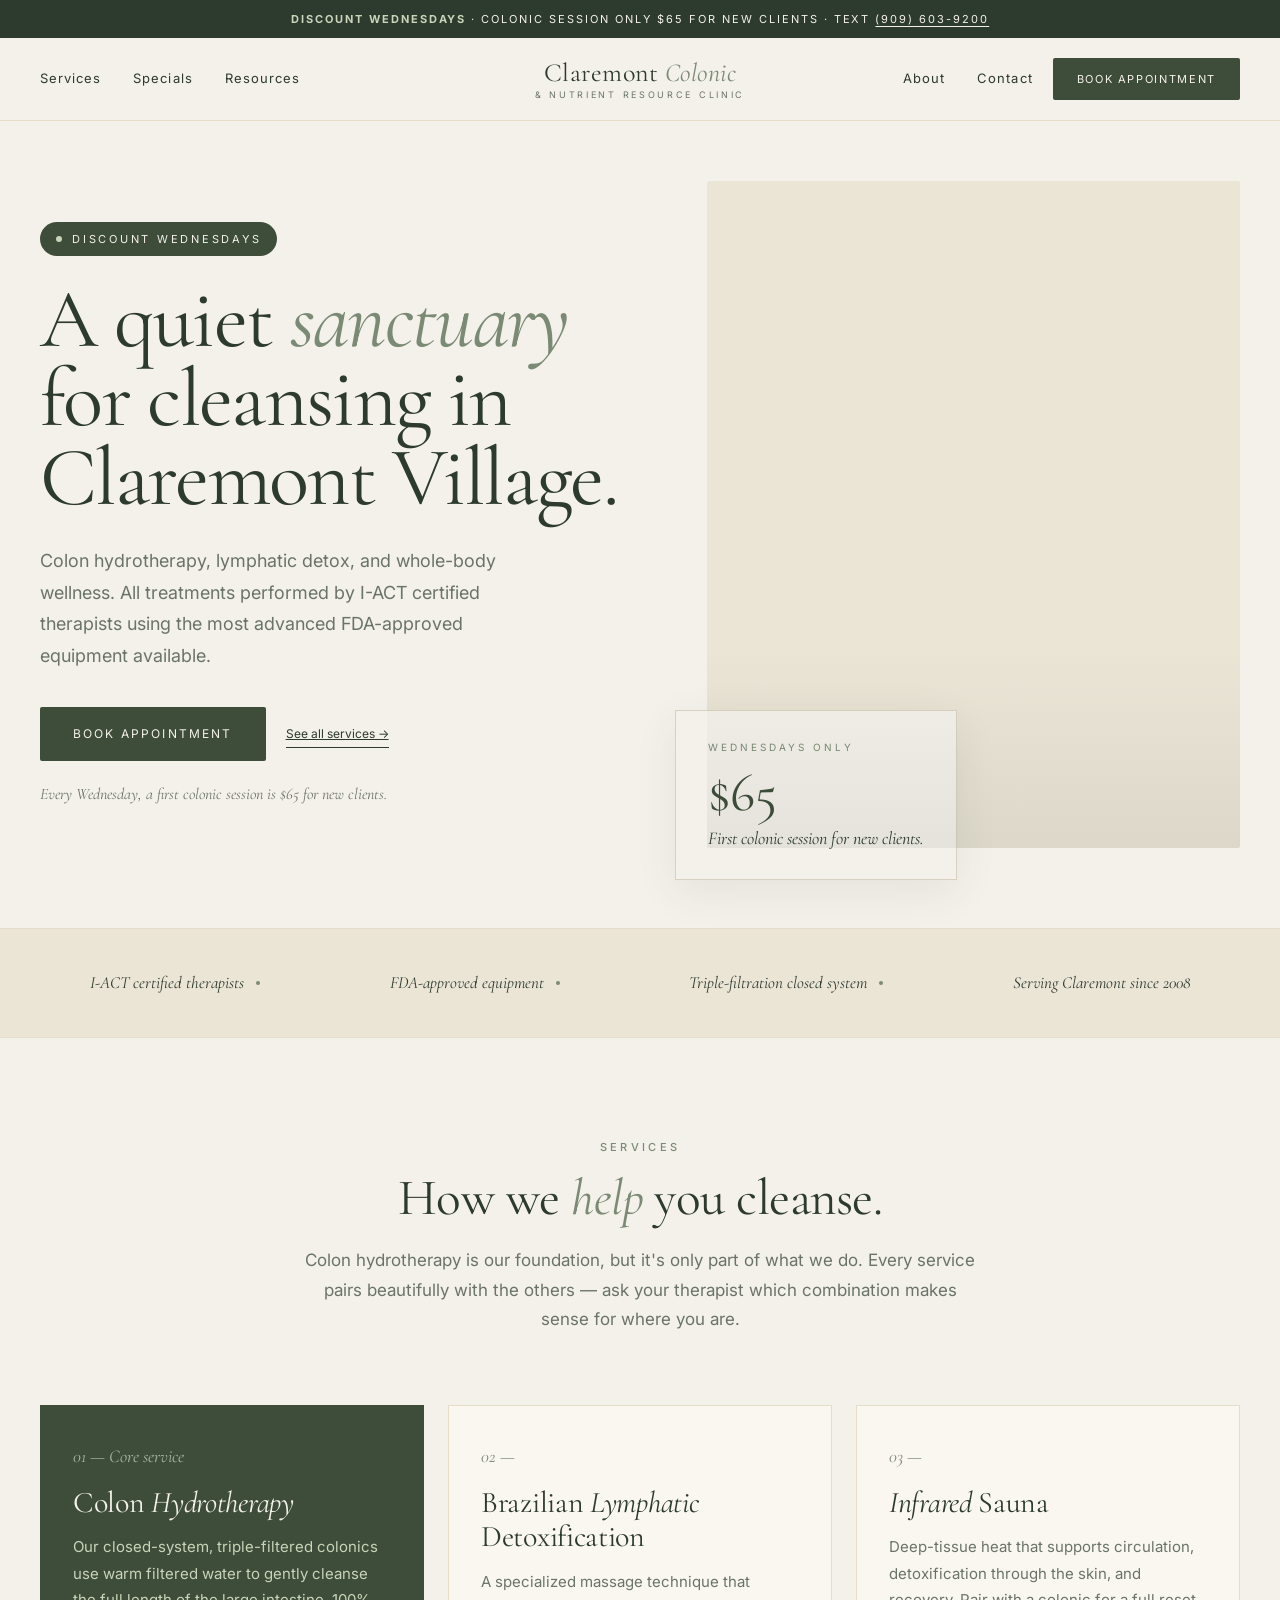
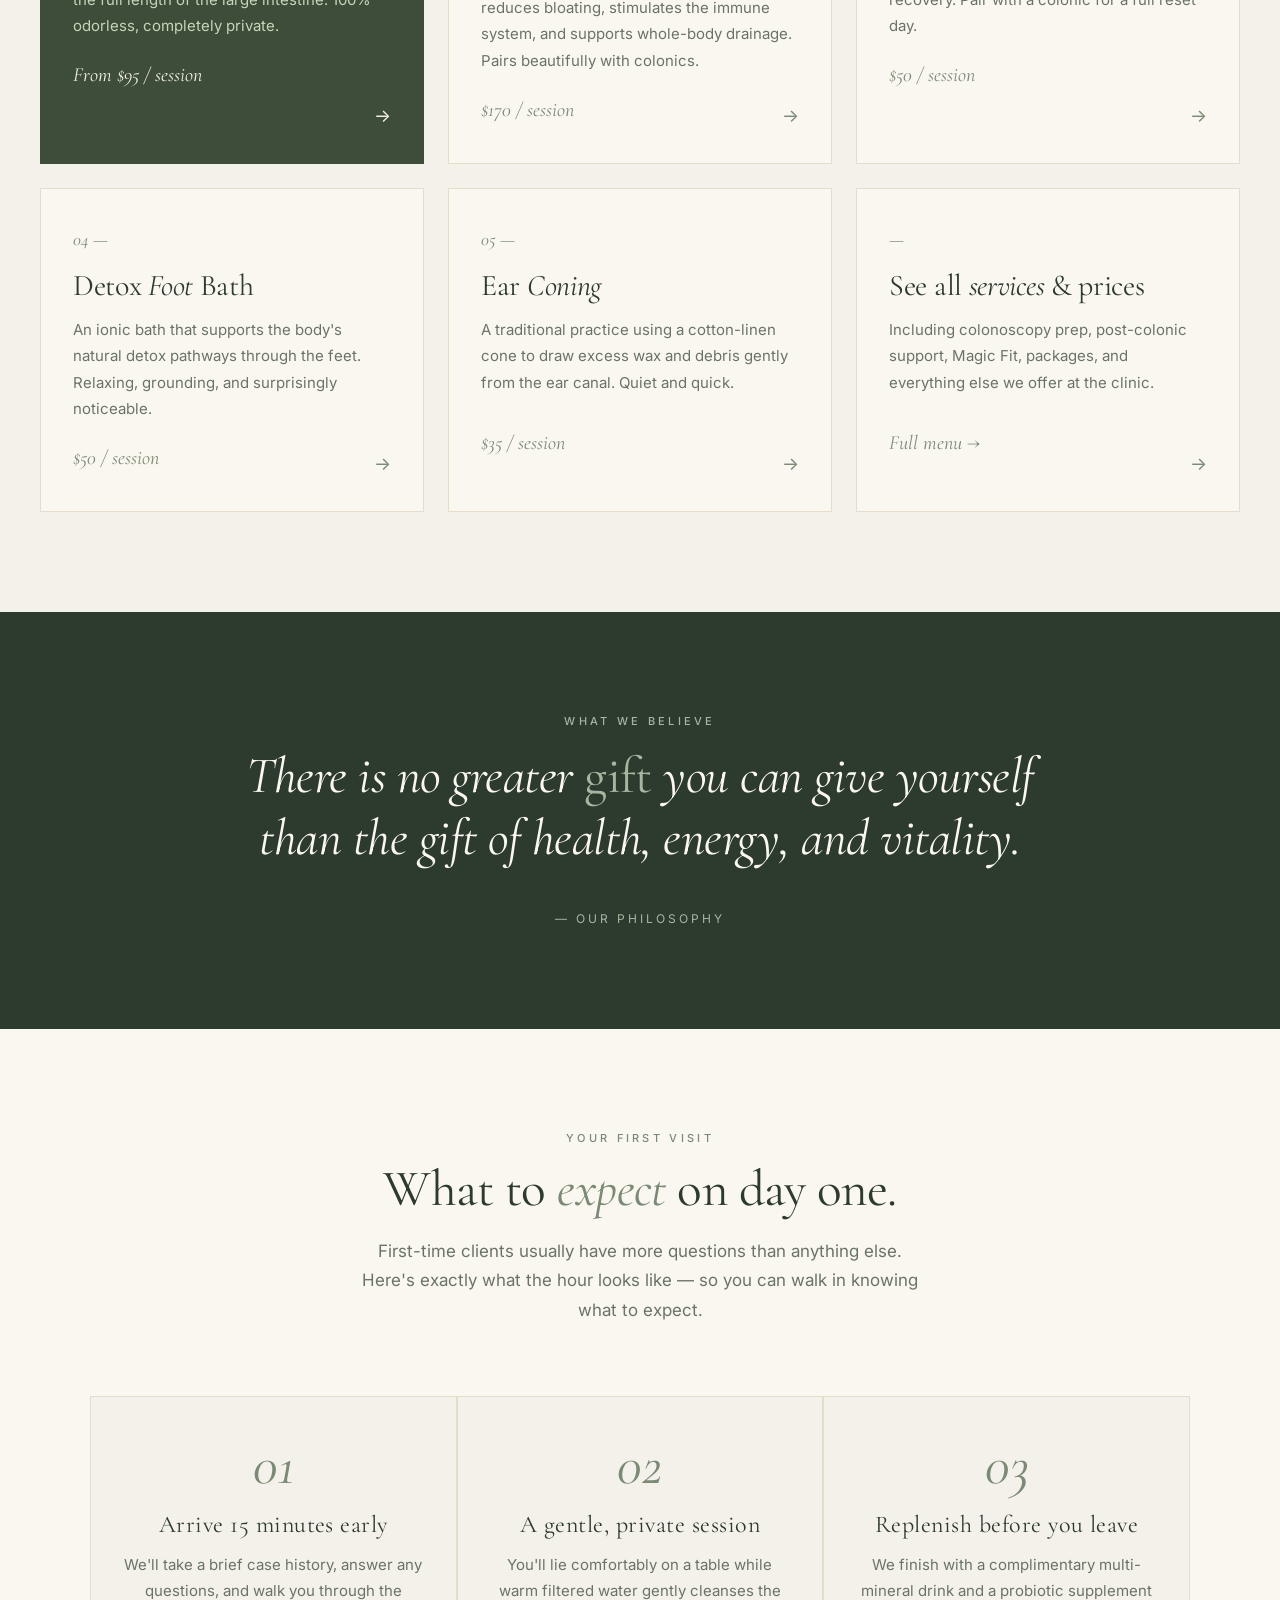
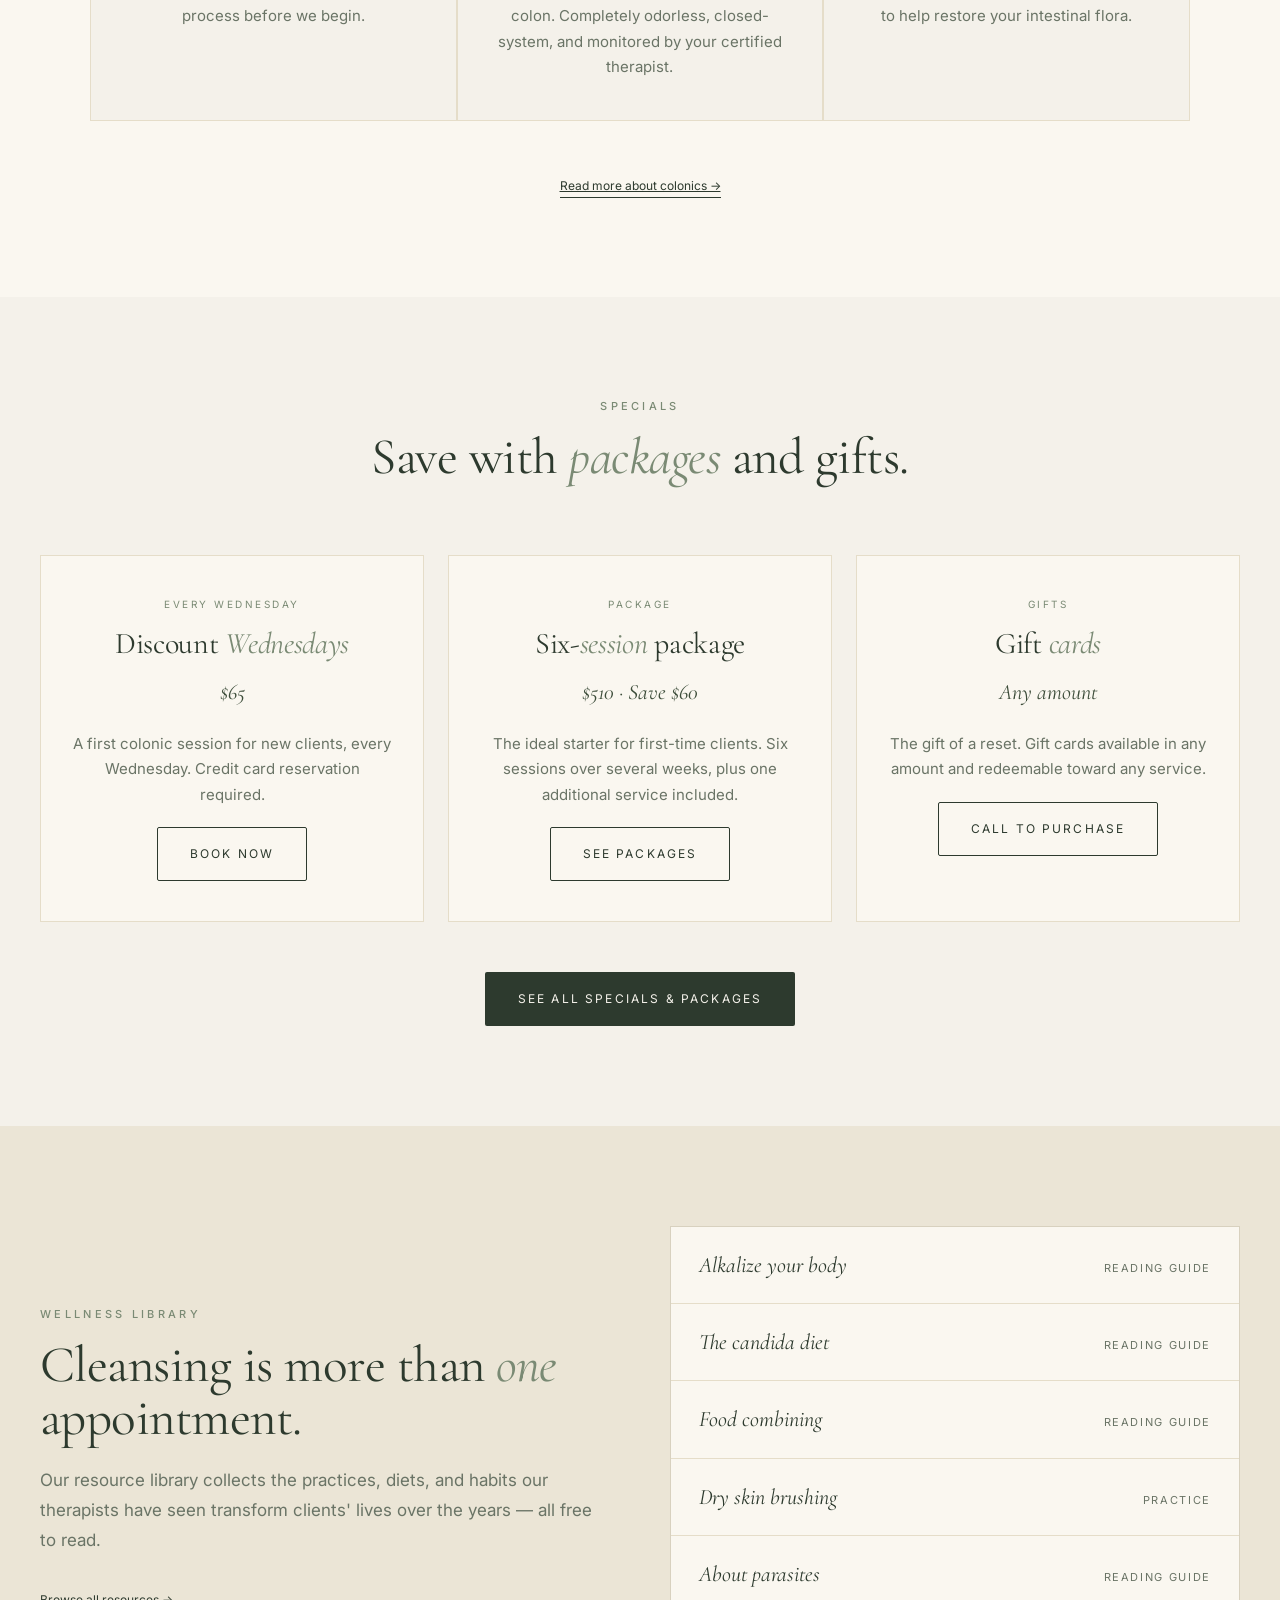
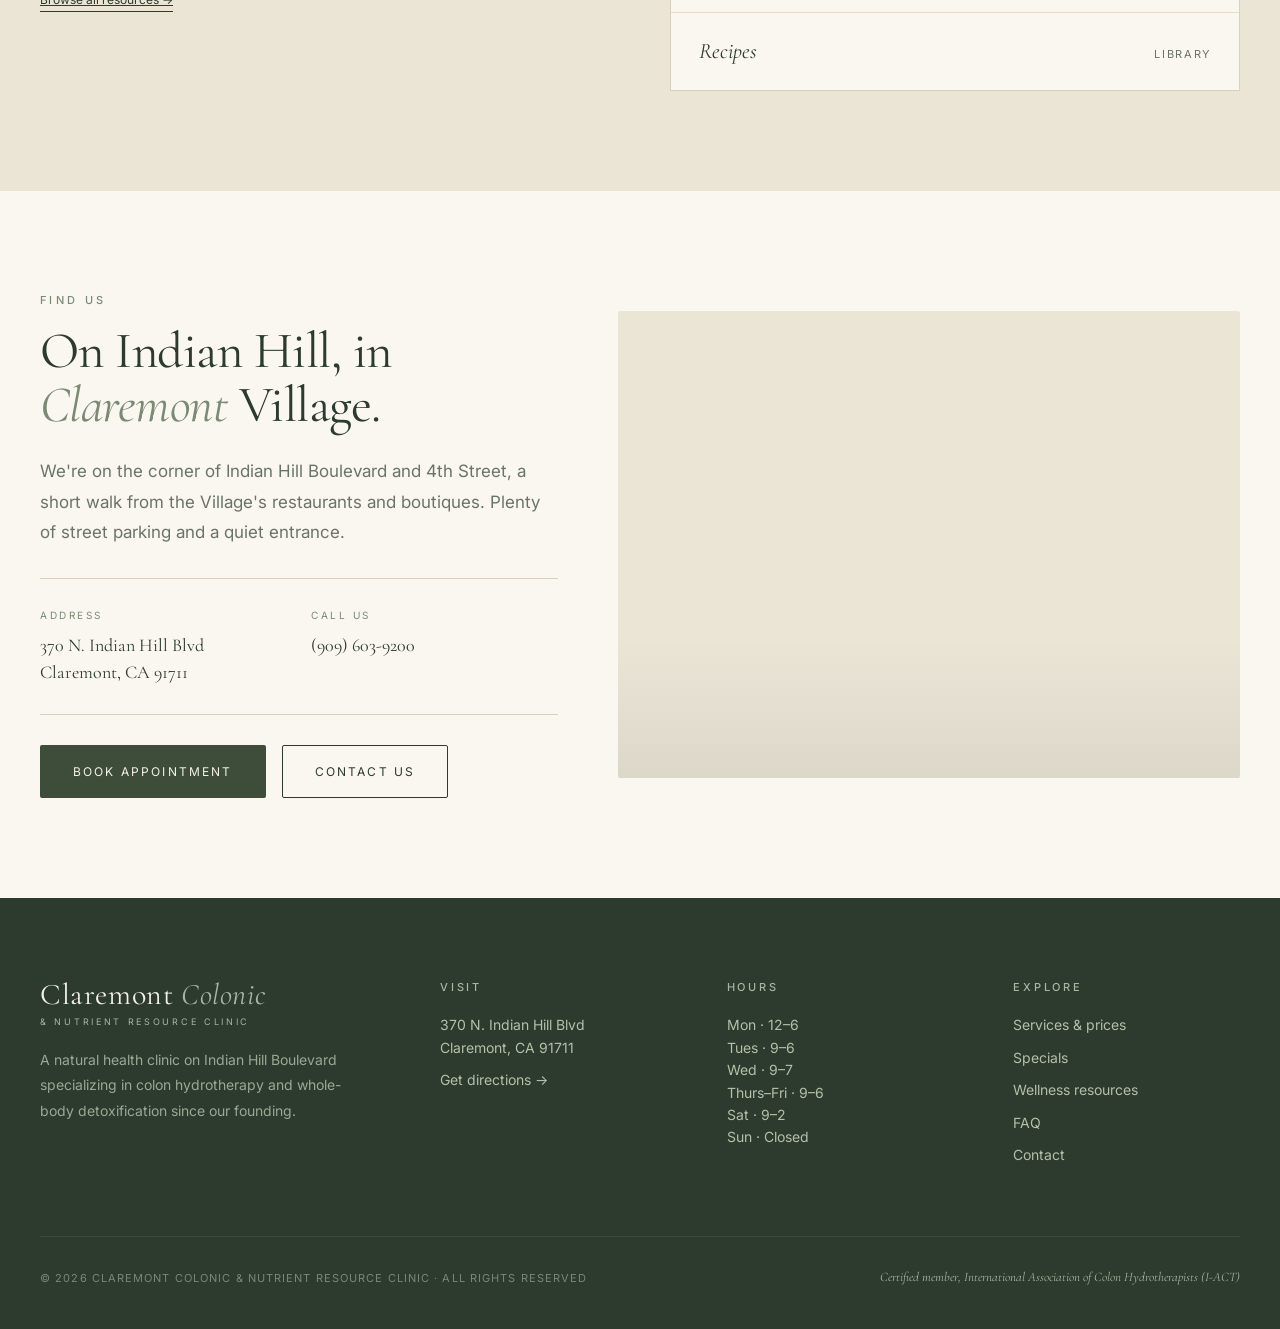
<file: index.html>
<!DOCTYPE html>
<html lang="en">
<head>
<meta charset="UTF-8">
<meta name="viewport" content="width=device-width, initial-scale=1.0">
<title>Claremont Colonic & Nutrient Resource Clinic · Colon Hydrotherapy in Claremont Village</title>
<meta name="description" content="A quiet sanctuary for cleansing in Claremont Village. Colon hydrotherapy, lymphatic detox, and whole-body wellness with I-ACT certified therapists.">
<link href="https://fonts.googleapis.com/css2?family=Cormorant+Garamond:ital,wght@0,400;0,500;1,400&family=Inter:wght@300;400;500&display=swap" rel="stylesheet">
<link rel="stylesheet" href="shared.css">
<style>
  /* === HERO with Wednesday special === */
  .hero {
    padding: 60px 40px 80px;
    min-height: 88vh;
    display: flex;
    align-items: center;
    background: var(--cream);
  }
  .hero-grid {
    display: grid;
    grid-template-columns: 1.1fr 1fr;
    gap: 80px;
    align-items: center;
    max-width: 1300px;
    margin: 0 auto;
    width: 100%;
  }
  .hero-badge {
    display: inline-flex;
    align-items: center;
    gap: 10px;
    padding: 8px 16px;
    background: var(--forest);
    color: var(--cream);
    font-size: 11px;
    letter-spacing: 0.25em;
    text-transform: uppercase;
    border-radius: 100px;
    margin-bottom: 24px;
  }
  .hero-badge .dot {
    width: 6px;
    height: 6px;
    background: #c9d4b8;
    border-radius: 50%;
  }
  .hero-left h1 {
    font-size: clamp(48px, 6.5vw, 92px);
    line-height: 0.95;
    margin-bottom: 28px;
    color: var(--forest-dark);
  }
  .hero-left h1 em {
    font-style: italic;
    color: var(--sage-deep);
  }
  .hero-lead {
    font-size: 18px;
    line-height: 1.75;
    max-width: 460px;
    margin-bottom: 36px;
    color: var(--muted);
  }
  .hero-ctas { display: flex; gap: 20px; align-items: center; flex-wrap: wrap; }
  .hero-fineprint {
    font-size: 13px;
    color: var(--muted);
    margin-top: 20px;
    font-style: italic;
    font-family: 'Cormorant Garamond', serif;
    font-size: 16px;
  }

  .hero-right { position: relative; }
  .hero-img {
    aspect-ratio: 4/5;
    border-radius: 2px;
  }
  .hero-deal {
    position: absolute;
    bottom: -32px;
    left: -32px;
    background: var(--cream);
    border: 1px solid var(--border);
    padding: 28px 32px;
    max-width: 300px;
    box-shadow: 0 12px 40px rgba(45, 58, 46, 0.08);
  }
  .hero-deal .label {
    font-size: 10px;
    letter-spacing: 0.3em;
    text-transform: uppercase;
    color: var(--sage-deep);
    margin-bottom: 10px;
  }
  .hero-deal .price {
    font-family: 'Cormorant Garamond', serif;
    font-size: 54px;
    color: var(--forest);
    line-height: 1;
    margin-bottom: 6px;
  }
  .hero-deal .desc {
    font-family: 'Cormorant Garamond', serif;
    font-style: italic;
    font-size: 18px;
    color: var(--ink);
    line-height: 1.4;
  }

  /* === TRUST STRIP === */
  .trust {
    background: var(--cream-deep);
    padding: 40px;
    border-top: 1px solid var(--border-light);
    border-bottom: 1px solid var(--border-light);
  }
  .trust-inner {
    max-width: 1200px;
    margin: 0 auto;
    display: flex;
    justify-content: space-around;
    align-items: center;
    gap: 30px;
    flex-wrap: wrap;
  }
  .trust-item {
    display: flex;
    align-items: center;
    gap: 12px;
    font-family: 'Cormorant Garamond', serif;
    font-size: 17px;
    font-style: italic;
    color: var(--ink);
  }
  .trust-item .sep {
    width: 4px;
    height: 4px;
    background: var(--sage-deep);
    border-radius: 50%;
  }

  /* === SERVICES OVERVIEW === */
  .services-section {
    background: var(--cream);
  }
  .services-head {
    text-align: center;
    max-width: 680px;
    margin: 0 auto 70px;
  }
  .services-head h2 em { font-style: italic; color: var(--sage-deep); }
  .services-head p { font-size: 17px; margin-top: 20px; color: var(--muted); line-height: 1.75; }

  .services-grid {
    display: grid;
    grid-template-columns: repeat(3, 1fr);
    gap: 24px;
    max-width: 1200px;
    margin: 0 auto;
  }
  .svc-card {
    text-decoration: none;
    color: inherit;
    display: block;
    padding: 36px 32px;
    background: var(--cream-light);
    border: 1px solid var(--border-light);
    transition: all 0.25s;
    position: relative;
  }
  .svc-card:hover {
    background: var(--cream-deep);
    border-color: var(--sage);
    transform: translateY(-2px);
  }
  .svc-card.featured {
    background: var(--forest);
    color: var(--cream);
    border-color: var(--forest);
  }
  .svc-card.featured:hover {
    background: var(--forest-dark);
  }
  .svc-card .num {
    font-family: 'Cormorant Garamond', serif;
    font-style: italic;
    font-size: 18px;
    color: var(--sage-deep);
    margin-bottom: 14px;
  }
  .svc-card.featured .num { color: var(--sage); }
  .svc-card h3 {
    font-family: 'Cormorant Garamond', serif;
    font-size: 30px;
    font-weight: 400;
    margin-bottom: 14px;
    color: var(--forest-dark);
    line-height: 1.15;
  }
  .svc-card.featured h3 { color: var(--cream); }
  .svc-card p {
    font-size: 15px;
    line-height: 1.75;
    color: var(--muted);
    margin-bottom: 20px;
    min-height: 90px;
  }
  .svc-card.featured p { color: #c9d4b8; }
  .svc-card .price {
    font-family: 'Cormorant Garamond', serif;
    font-style: italic;
    font-size: 20px;
    color: var(--sage-deep);
  }
  .svc-card.featured .price { color: var(--cream); }
  .svc-card .arrow {
    position: absolute;
    bottom: 32px;
    right: 32px;
    font-size: 18px;
    color: var(--sage-deep);
  }
  .svc-card.featured .arrow { color: var(--cream); }

  /* === PHILOSOPHY === */
  .philosophy {
    background: var(--forest-dark);
    color: var(--cream);
    text-align: center;
  }
  .philosophy .eyebrow { color: var(--sage); }
  .philosophy blockquote {
    font-family: 'Cormorant Garamond', serif;
    font-style: italic;
    font-size: clamp(32px, 4vw, 56px);
    line-height: 1.2;
    max-width: 920px;
    margin: 0 auto 40px;
    color: var(--cream-light);
    letter-spacing: -0.01em;
  }
  .philosophy blockquote em { color: var(--sage); font-style: normal; }
  .philosophy .attribution {
    font-size: 12px;
    letter-spacing: 0.25em;
    text-transform: uppercase;
    color: var(--sage);
  }

  /* === WHAT TO EXPECT === */
  .expect {
    background: var(--cream-light);
  }
  .expect-inner {
    max-width: 1100px;
    margin: 0 auto;
  }
  .expect-head {
    text-align: center;
    max-width: 560px;
    margin: 0 auto 70px;
  }
  .expect-head h2 em { font-style: italic; color: var(--sage-deep); }
  .expect-head p {
    margin-top: 20px;
    color: var(--muted);
    font-size: 17px;
    line-height: 1.75;
  }
  .expect-flow {
    display: grid;
    grid-template-columns: repeat(3, 1fr);
    gap: 2px;
    background: var(--border-light);
    border: 1px solid var(--border-light);
    margin-bottom: 50px;
  }
  .expect-step-card {
    background: var(--cream);
    padding: 40px 32px;
    text-align: center;
    position: relative;
  }
  .expect-step-card .n {
    font-family: 'Cormorant Garamond', serif;
    font-style: italic;
    font-size: 56px;
    color: var(--sage-deep);
    line-height: 1;
    margin-bottom: 16px;
    display: block;
  }
  .expect-step-card h4 {
    font-family: 'Cormorant Garamond', serif;
    font-size: 24px;
    font-weight: 400;
    margin-bottom: 12px;
    color: var(--forest-dark);
  }
  .expect-step-card p {
    font-size: 15px;
    line-height: 1.7;
    color: var(--muted);
  }
  .expect-bottom { text-align: center; }

  /* === SPECIALS TEASER === */
  .specials {
    background: var(--cream);
  }
  .specials-grid {
    display: grid;
    grid-template-columns: 1fr 1fr 1fr;
    gap: 24px;
    max-width: 1200px;
    margin: 0 auto;
  }
  .special-card {
    padding: 40px 32px;
    background: var(--cream-light);
    border: 1px solid var(--border-light);
    text-align: center;
  }
  .special-card .tag {
    font-size: 10px;
    letter-spacing: 0.25em;
    text-transform: uppercase;
    color: var(--sage-deep);
    margin-bottom: 14px;
  }
  .special-card h3 {
    font-family: 'Cormorant Garamond', serif;
    font-size: 30px;
    font-weight: 400;
    margin-bottom: 12px;
    line-height: 1.2;
  }
  .special-card h3 em { font-style: italic; color: var(--sage-deep); }
  .special-card p {
    font-size: 15px;
    line-height: 1.7;
    color: var(--muted);
    margin-bottom: 20px;
  }
  .special-card .amount {
    font-family: 'Cormorant Garamond', serif;
    font-style: italic;
    font-size: 22px;
    color: var(--forest);
    margin-bottom: 20px;
  }

  /* === RESOURCES PREVIEW === */
  .resources-preview {
    background: var(--cream-deep);
  }
  .resources-grid {
    display: grid;
    grid-template-columns: 1fr 1fr;
    gap: 60px;
    align-items: center;
    max-width: 1200px;
    margin: 0 auto;
  }
  .resources-text h2 em { font-style: italic; color: var(--sage-deep); }
  .resources-text p { font-size: 17px; line-height: 1.75; color: var(--muted); margin: 20px 0 30px; }
  .resources-list {
    list-style: none;
    padding: 0;
    background: var(--cream-light);
    border: 1px solid var(--border);
  }
  .resources-list li {
    padding: 20px 28px;
    border-bottom: 1px solid var(--border-light);
    display: flex;
    justify-content: space-between;
    align-items: baseline;
  }
  .resources-list li:last-child { border-bottom: none; }
  .resources-list li a {
    font-family: 'Cormorant Garamond', serif;
    font-size: 22px;
    color: var(--forest-dark);
    text-decoration: none;
    font-style: italic;
  }
  .resources-list li a:hover { color: var(--sage-deep); }
  .resources-list li .meta {
    font-size: 11px;
    letter-spacing: 0.15em;
    text-transform: uppercase;
    color: var(--muted);
  }

  /* === LOCATION === */
  .location-block {
    background: var(--cream-light);
  }
  .location-grid {
    display: grid;
    grid-template-columns: 1fr 1.2fr;
    gap: 60px;
    max-width: 1200px;
    margin: 0 auto;
    align-items: center;
  }
  .location-text h2 { margin-bottom: 24px; }
  .location-text h2 em { font-style: italic; color: var(--sage-deep); }
  .location-text p {
    font-size: 17px;
    line-height: 1.8;
    margin-bottom: 20px;
    color: var(--muted);
  }
  .location-details {
    display: grid;
    grid-template-columns: 1fr 1fr;
    gap: 24px;
    margin: 30px 0;
    padding: 28px 0;
    border-top: 1px solid var(--border);
    border-bottom: 1px solid var(--border);
  }
  .location-detail .label {
    font-size: 10px;
    letter-spacing: 0.25em;
    text-transform: uppercase;
    color: var(--sage-deep);
    margin-bottom: 8px;
  }
  .location-detail .val {
    font-family: 'Cormorant Garamond', serif;
    font-size: 18px;
    color: var(--forest-dark);
    line-height: 1.5;
  }
  .location-detail .val a { color: var(--forest-dark); text-decoration: none; }
  .location-img {
    aspect-ratio: 4/3;
    border-radius: 2px;
  }

  @media (max-width: 900px) {
    .hero-grid, .resources-grid, .location-grid { grid-template-columns: 1fr; gap: 50px; }
    .expect-flow { grid-template-columns: 1fr; }
    .hero-deal { position: static; margin-top: -20px; }
    .services-grid, .specials-grid { grid-template-columns: 1fr; }
    .trust-item { font-size: 15px; }
    .location-details { grid-template-columns: 1fr; }
  }
</style>
</head>
<body data-page="home">

<div id="site-header"></div>

<!-- HERO -->
<section class="hero">
  <div class="hero-grid">
    <div class="hero-left">
      <div class="hero-badge"><span class="dot"></span>Discount Wednesdays</div>
      <h1>A quiet <em>sanctuary</em> for cleansing in Claremont Village.</h1>
      <p class="hero-lead">Colon hydrotherapy, lymphatic detox, and whole-body wellness. All treatments performed by I-ACT certified therapists using the most advanced FDA-approved equipment available.</p>
      <div class="hero-ctas">
        <a href="#" class="cta cta-primary">Book Appointment</a>
        <a href="services.html" class="cta-ghost">See all services →</a>
      </div>
      <div class="hero-fineprint">Every Wednesday, a first colonic session is $65 for new clients.</div>
    </div>
    <div class="hero-right">
      <div class="hero-img img-slot building"></div>
      <div class="hero-deal">
        <div class="label">Wednesdays only</div>
        <div class="price">$65</div>
        <div class="desc">First colonic session for new clients.</div>
      </div>
    </div>
  </div>
</section>

<!-- TRUST STRIP -->
<div class="trust">
  <div class="trust-inner">
    <div class="trust-item">I-ACT certified therapists<span class="sep"></span></div>
    <div class="trust-item">FDA-approved equipment<span class="sep"></span></div>
    <div class="trust-item">Triple-filtration closed system<span class="sep"></span></div>
    <div class="trust-item">Serving Claremont since 2008</div>
  </div>
</div>

<!-- SERVICES -->
<section class="services-section">
  <div class="container">
    <div class="services-head">
      <div class="eyebrow">Services</div>
      <h2>How we <em>help</em> you cleanse.</h2>
      <p>Colon hydrotherapy is our foundation, but it's only part of what we do. Every service pairs beautifully with the others — ask your therapist which combination makes sense for where you are.</p>
    </div>

    <div class="services-grid">
      <a href="service-colonics.html" class="svc-card featured">
        <div class="num">01 — Core service</div>
        <h3>Colon <em>Hydrotherapy</em></h3>
        <p>Our closed-system, triple-filtered colonics use warm filtered water to gently cleanse the full length of the large intestine. 100% odorless, completely private.</p>
        <div class="price">From $95 / session</div>
        <span class="arrow">→</span>
      </a>

      <a href="service-stub.html" class="svc-card">
        <div class="num">02 —</div>
        <h3>Brazilian <em>Lymphatic</em> Detoxification</h3>
        <p>A specialized massage technique that reduces bloating, stimulates the immune system, and supports whole-body drainage. Pairs beautifully with colonics.</p>
        <div class="price">$170 / session</div>
        <span class="arrow">→</span>
      </a>

      <a href="service-stub.html" class="svc-card">
        <div class="num">03 —</div>
        <h3><em>Infrared</em> Sauna</h3>
        <p>Deep-tissue heat that supports circulation, detoxification through the skin, and recovery. Pair with a colonic for a full reset day.</p>
        <div class="price">$50 / session</div>
        <span class="arrow">→</span>
      </a>

      <a href="service-stub.html" class="svc-card">
        <div class="num">04 —</div>
        <h3>Detox <em>Foot</em> Bath</h3>
        <p>An ionic bath that supports the body's natural detox pathways through the feet. Relaxing, grounding, and surprisingly noticeable.</p>
        <div class="price">$50 / session</div>
        <span class="arrow">→</span>
      </a>

      <a href="service-stub.html" class="svc-card">
        <div class="num">05 —</div>
        <h3>Ear <em>Coning</em></h3>
        <p>A traditional practice using a cotton-linen cone to draw excess wax and debris gently from the ear canal. Quiet and quick.</p>
        <div class="price">$35 / session</div>
        <span class="arrow">→</span>
      </a>

      <a href="services.html" class="svc-card">
        <div class="num">—</div>
        <h3>See all <em>services</em> & prices</h3>
        <p>Including colonoscopy prep, post-colonic support, Magic Fit, packages, and everything else we offer at the clinic.</p>
        <div class="price">Full menu →</div>
        <span class="arrow">→</span>
      </a>
    </div>
  </div>
</section>

<!-- PHILOSOPHY -->
<section class="philosophy">
  <div class="container-narrow">
    <div class="eyebrow">What we believe</div>
    <blockquote>There is no greater <em>gift</em> you can give yourself than the gift of health, energy, and vitality.</blockquote>
    <div class="attribution">— Our philosophy</div>
  </div>
</section>

<!-- WHAT TO EXPECT -->
<section class="expect">
  <div class="expect-inner">
    <div class="expect-head">
      <div class="eyebrow">Your first visit</div>
      <h2>What to <em>expect</em> on day one.</h2>
      <p>First-time clients usually have more questions than anything else. Here's exactly what the hour looks like — so you can walk in knowing what to expect.</p>
    </div>
    <div class="expect-flow">
      <div class="expect-step-card">
        <span class="n">01</span>
        <h4>Arrive 15 minutes early</h4>
        <p>We'll take a brief case history, answer any questions, and walk you through the process before we begin.</p>
      </div>
      <div class="expect-step-card">
        <span class="n">02</span>
        <h4>A gentle, private session</h4>
        <p>You'll lie comfortably on a table while warm filtered water gently cleanses the colon. Completely odorless, closed-system, and monitored by your certified therapist.</p>
      </div>
      <div class="expect-step-card">
        <span class="n">03</span>
        <h4>Replenish before you leave</h4>
        <p>We finish with a complimentary multi-mineral drink and a probiotic supplement to help restore your intestinal flora.</p>
      </div>
    </div>
    <div class="expect-bottom">
      <a href="service-colonics.html" class="cta-ghost">Read more about colonics →</a>
    </div>
  </div>
</section>

<!-- SPECIALS -->
<section class="specials">
  <div class="container">
    <div class="services-head">
      <div class="eyebrow">Specials</div>
      <h2>Save with <em>packages</em> and gifts.</h2>
    </div>
    <div class="specials-grid">
      <div class="special-card">
        <div class="tag">Every Wednesday</div>
        <h3>Discount <em>Wednesdays</em></h3>
        <div class="amount">$65</div>
        <p>A first colonic session for new clients, every Wednesday. Credit card reservation required.</p>
        <a href="#" class="cta cta-outline">Book now</a>
      </div>
      <div class="special-card">
        <div class="tag">Package</div>
        <h3>Six-<em>session</em> package</h3>
        <div class="amount">$510 · Save $60</div>
        <p>The ideal starter for first-time clients. Six sessions over several weeks, plus one additional service included.</p>
        <a href="services.html" class="cta cta-outline">See packages</a>
      </div>
      <div class="special-card">
        <div class="tag">Gifts</div>
        <h3>Gift <em>cards</em></h3>
        <div class="amount">Any amount</div>
        <p>The gift of a reset. Gift cards available in any amount and redeemable toward any service.</p>
        <a href="tel:9096039200" class="cta cta-outline">Call to purchase</a>
      </div>
    </div>
    <div style="text-align: center; margin-top: 50px;">
      <a href="specials.html" class="cta cta-dark">See all specials & packages</a>
    </div>
  </div>
</section>

<!-- RESOURCES -->
<section class="resources-preview">
  <div class="resources-grid">
    <div class="resources-text">
      <div class="eyebrow">Wellness library</div>
      <h2>Cleansing is more than <em>one</em> appointment.</h2>
      <p>Our resource library collects the practices, diets, and habits our therapists have seen transform clients' lives over the years — all free to read.</p>
      <a href="resources.html" class="cta-ghost">Browse all resources →</a>
    </div>
    <ul class="resources-list">
      <li>
        <a href="resources.html">Alkalize your body</a>
        <span class="meta">Reading guide</span>
      </li>
      <li>
        <a href="resources.html">The candida diet</a>
        <span class="meta">Reading guide</span>
      </li>
      <li>
        <a href="resources.html">Food combining</a>
        <span class="meta">Reading guide</span>
      </li>
      <li>
        <a href="resources.html">Dry skin brushing</a>
        <span class="meta">Practice</span>
      </li>
      <li>
        <a href="resources.html">About parasites</a>
        <span class="meta">Reading guide</span>
      </li>
      <li>
        <a href="resources.html">Recipes</a>
        <span class="meta">Library</span>
      </li>
    </ul>
  </div>
</section>

<!-- LOCATION -->
<section class="location-block">
  <div class="location-grid">
    <div class="location-text">
      <div class="eyebrow">Find us</div>
      <h2>On Indian Hill, in <em>Claremont</em> Village.</h2>
      <p>We're on the corner of Indian Hill Boulevard and 4th Street, a short walk from the Village's restaurants and boutiques. Plenty of street parking and a quiet entrance.</p>
      <div class="location-details">
        <div class="location-detail">
          <div class="label">Address</div>
          <div class="val">370 N. Indian Hill Blvd<br>Claremont, CA 91711</div>
        </div>
        <div class="location-detail">
          <div class="label">Call us</div>
          <div class="val"><a href="tel:9096039200">(909) 603-9200</a></div>
        </div>
      </div>
      <div style="display: flex; gap: 16px; flex-wrap: wrap;">
        <a href="#" class="cta cta-primary">Book Appointment</a>
        <a href="contact.html" class="cta cta-outline">Contact us</a>
      </div>
    </div>
    <div class="location-img img-slot building"></div>
  </div>
</section>

<div id="site-footer"></div>
<script src="shared.js"></script>
</body>
</html>
</file>
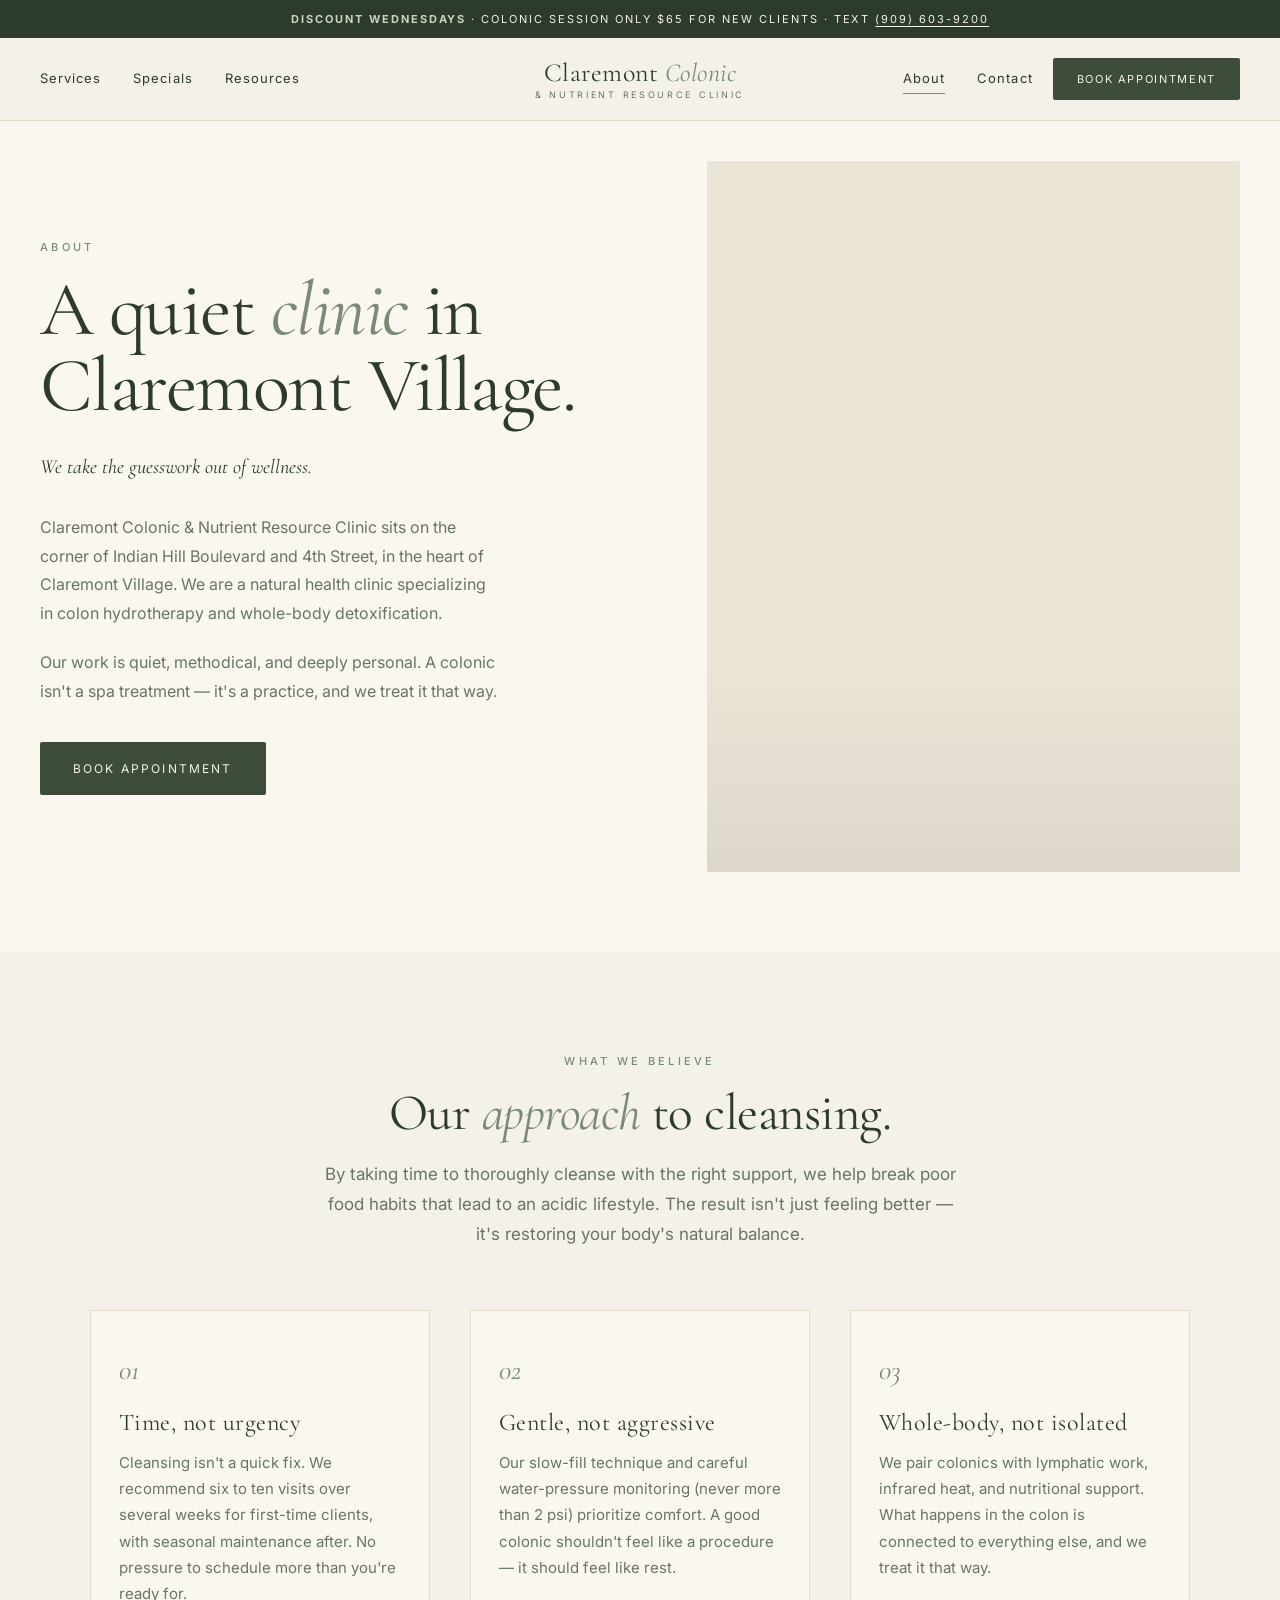
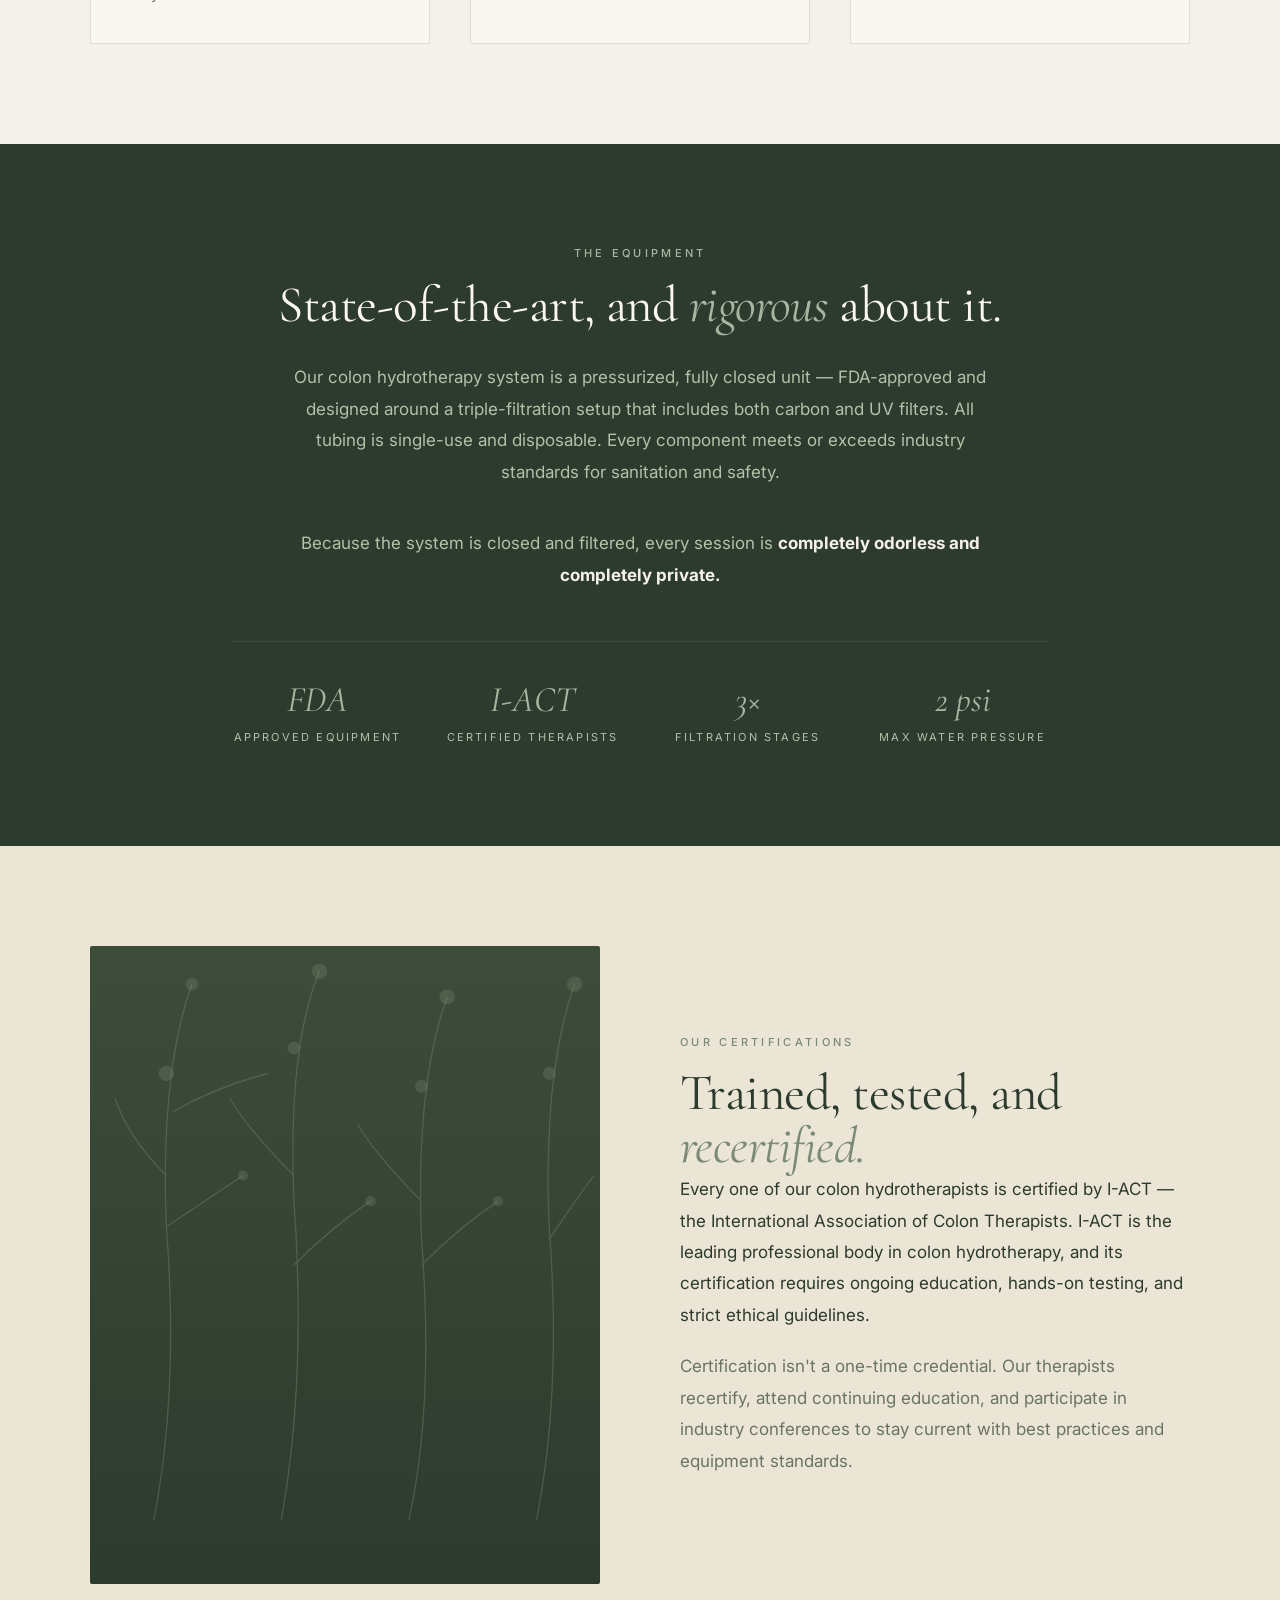
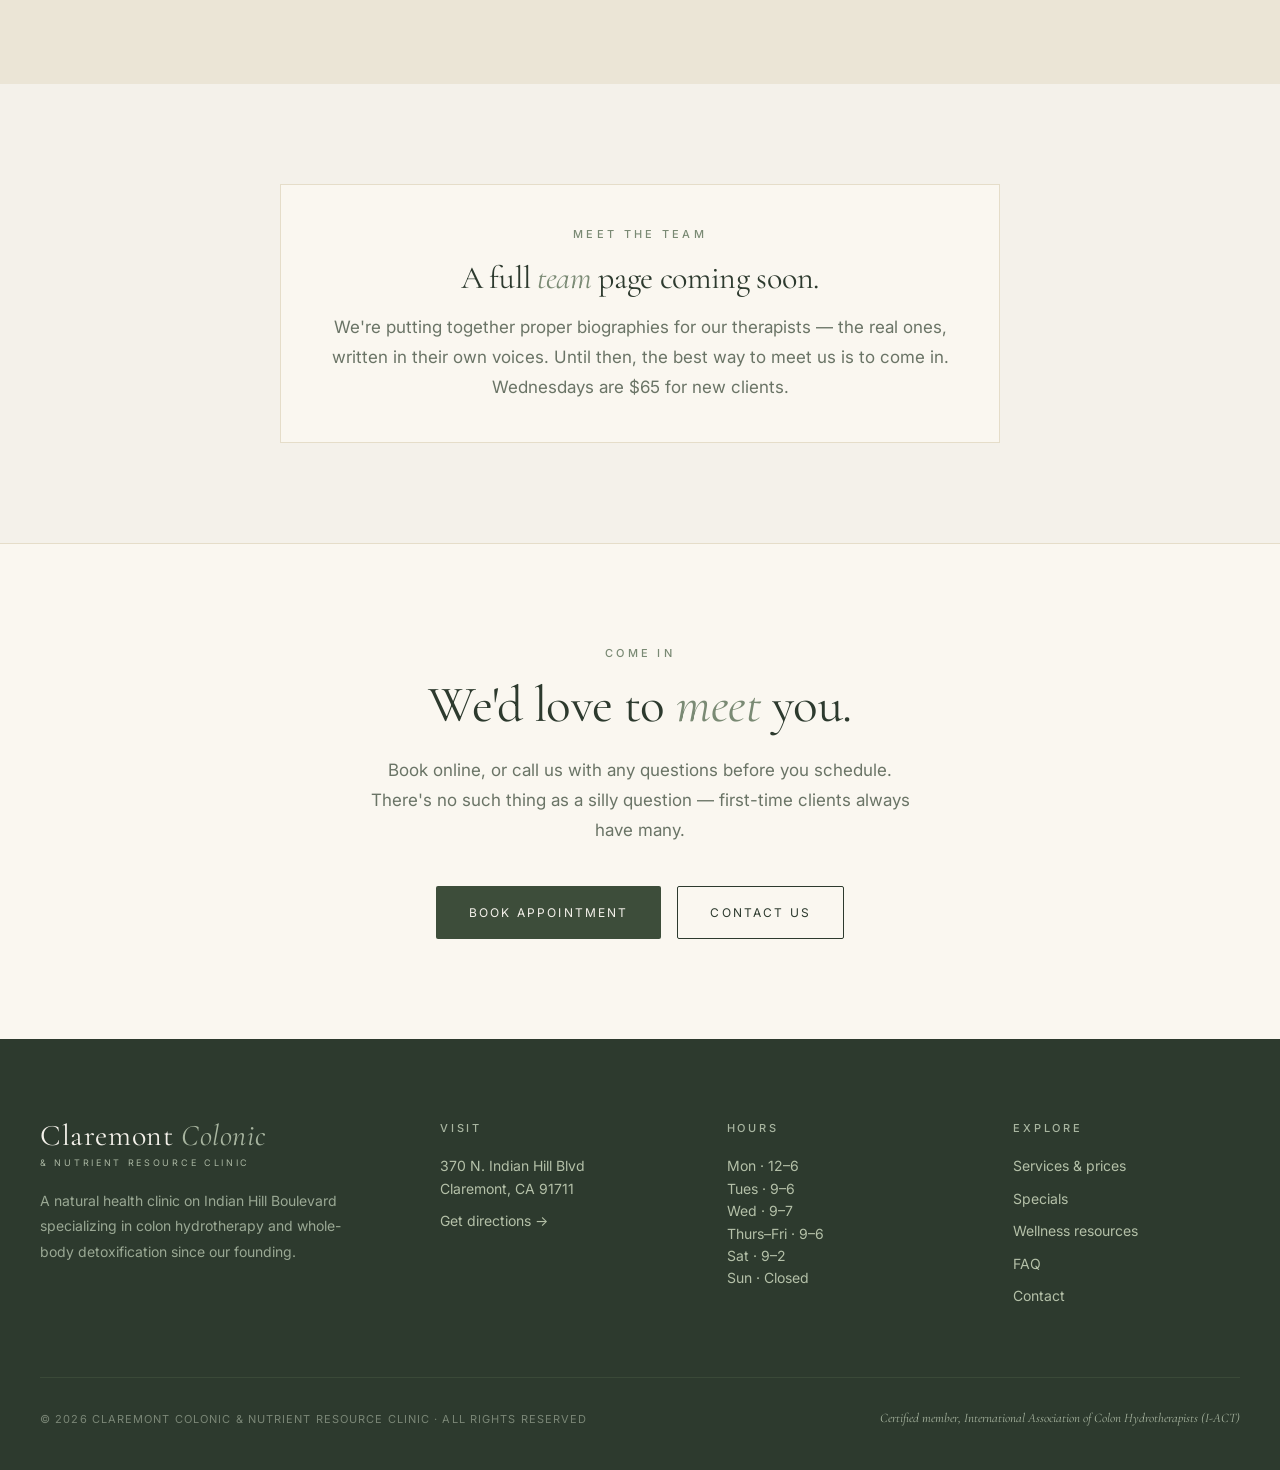
<file: about.html>
<!DOCTYPE html>
<html lang="en">
<head>
<meta charset="UTF-8">
<meta name="viewport" content="width=device-width, initial-scale=1.0">
<title>About · Claremont Colonic & Nutrient Resource Clinic</title>
<meta name="description" content="A natural health clinic on the corner of Indian Hill and 4th Street in Claremont Village. Our approach to cleansing and wellness.">
<link href="https://fonts.googleapis.com/css2?family=Cormorant+Garamond:ital,wght@0,400;0,500;1,400&family=Inter:wght@300;400;500&display=swap" rel="stylesheet">
<link rel="stylesheet" href="shared.css">
<style>
  .about-hero {
    padding: 40px 40px 80px;
    background: var(--cream-light);
    min-height: 80vh;
    display: flex;
    align-items: center;
  }
  .about-hero-grid {
    display: grid;
    grid-template-columns: 1.1fr 1fr;
    gap: 80px;
    align-items: center;
    max-width: 1300px;
    margin: 0 auto;
    width: 100%;
  }
  .about-hero h1 {
    font-size: clamp(48px, 6vw, 80px);
    line-height: 0.98;
    margin-bottom: 28px;
  }
  .about-hero h1 em { font-style: italic; color: var(--sage-deep); }
  .about-hero .lead {
    font-size: 20px;
    line-height: 1.6;
    color: var(--ink);
    max-width: 460px;
    margin-bottom: 30px;
    font-family: 'Cormorant Garamond', serif;
    font-style: italic;
  }
  .about-hero p {
    font-size: 16px;
    line-height: 1.8;
    color: var(--muted);
    max-width: 460px;
    margin-bottom: 20px;
  }
  .about-hero-img {
    aspect-ratio: 3/4;
    border-radius: 2px;
  }

  /* Our approach */
  .approach {
    background: var(--cream);
  }
  .approach-head { text-align: center; max-width: 640px; margin: 0 auto 60px; }
  .approach-head h2 em { font-style: italic; color: var(--sage-deep); }
  .approach-head p { margin-top: 20px; color: var(--muted); line-height: 1.75; font-size: 17px; }
  .approach-grid {
    display: grid;
    grid-template-columns: repeat(3, 1fr);
    gap: 40px;
    max-width: 1100px;
    margin: 0 auto;
  }
  .approach-card {
    padding: 36px 28px;
    background: var(--cream-light);
    border: 1px solid var(--border-light);
  }
  .approach-card .num {
    font-family: 'Cormorant Garamond', serif;
    font-style: italic;
    font-size: 28px;
    color: var(--sage-deep);
    margin-bottom: 14px;
  }
  .approach-card h4 {
    font-family: 'Cormorant Garamond', serif;
    font-size: 24px;
    font-weight: 400;
    margin-bottom: 12px;
    color: var(--forest-dark);
  }
  .approach-card p {
    font-size: 15px;
    line-height: 1.75;
    color: var(--muted);
  }

  /* Equipment */
  .equipment {
    background: var(--forest-dark);
    color: var(--cream);
    text-align: center;
  }
  .equipment .eyebrow { color: var(--sage); }
  .equipment h2 { color: var(--cream-light); margin-bottom: 30px; }
  .equipment h2 em { color: var(--sage); font-style: italic; }
  .equipment p {
    color: #b4c0a8;
    max-width: 720px;
    margin: 0 auto 40px;
    font-size: 17px;
    line-height: 1.85;
  }
  .equipment-facts {
    display: grid;
    grid-template-columns: repeat(4, 1fr);
    gap: 40px;
    max-width: 1000px;
    margin: 50px auto 0;
    padding-top: 40px;
    border-top: 1px solid #3a4938;
  }
  .equipment-facts .fact .big {
    font-family: 'Cormorant Garamond', serif;
    font-size: 36px;
    color: var(--sage);
    font-style: italic;
    line-height: 1;
    margin-bottom: 10px;
  }
  .equipment-facts .fact .label {
    font-size: 11px;
    letter-spacing: 0.2em;
    text-transform: uppercase;
    color: #b4c0a8;
  }

  /* Certification */
  .cert {
    background: var(--cream-deep);
  }
  .cert-grid {
    display: grid;
    grid-template-columns: 1fr 1fr;
    gap: 80px;
    align-items: center;
    max-width: 1100px;
    margin: 0 auto;
  }
  .cert-text h2 em { font-style: italic; color: var(--sage-deep); }
  .cert-text p {
    font-size: 17px;
    line-height: 1.85;
    color: var(--ink);
    margin-bottom: 20px;
  }
  .cert-text p.muted { color: var(--muted); }
  .cert-img {
    aspect-ratio: 4/5;
    border-radius: 2px;
  }

  /* Team placeholder */
  .team-note {
    background: var(--cream);
    text-align: center;
  }
  .team-note .note-box {
    max-width: 720px;
    margin: 0 auto;
    padding: 40px;
    background: var(--cream-light);
    border: 1px solid var(--border-light);
  }
  .team-note .note-box h3 {
    font-family: 'Cormorant Garamond', serif;
    font-size: 32px;
    font-weight: 400;
    margin-bottom: 16px;
  }
  .team-note .note-box h3 em { font-style: italic; color: var(--sage-deep); }
  .team-note .note-box p {
    color: var(--muted);
    font-size: 17px;
    line-height: 1.75;
    margin-bottom: 0;
  }

  /* CTA */
  .about-cta {
    background: var(--cream-light);
    text-align: center;
    padding: 100px 40px;
    border-top: 1px solid var(--border-light);
  }
  .about-cta .eyebrow { color: var(--sage-deep); }
  .about-cta h2 em { font-style: italic; color: var(--sage-deep); }
  .about-cta p { color: var(--muted); max-width: 560px; margin: 24px auto 40px; font-size: 17px; line-height: 1.75; }

  @media (max-width: 900px) {
    .about-hero-grid, .cert-grid { grid-template-columns: 1fr; gap: 40px; }
    .approach-grid { grid-template-columns: 1fr; }
    .equipment-facts { grid-template-columns: 1fr 1fr; gap: 30px; }
  }
</style>
</head>
<body data-page="about">

<div id="site-header"></div>

<!-- HERO -->
<section class="about-hero">
  <div class="about-hero-grid">
    <div>
      <div class="eyebrow">About</div>
      <h1>A quiet <em>clinic</em> in Claremont Village.</h1>
      <p class="lead">We take the guesswork out of wellness.</p>
      <p>Claremont Colonic & Nutrient Resource Clinic sits on the corner of Indian Hill Boulevard and 4th Street, in the heart of Claremont Village. We are a natural health clinic specializing in colon hydrotherapy and whole-body detoxification.</p>
      <p>Our work is quiet, methodical, and deeply personal. A colonic isn't a spa treatment — it's a practice, and we treat it that way.</p>
      <a href="#" class="cta cta-primary" style="margin-top: 16px;">Book Appointment</a>
    </div>
    <div class="about-hero-img img-slot building"></div>
  </div>
</section>

<!-- OUR APPROACH -->
<section class="approach">
  <div class="approach-head">
    <div class="eyebrow">What we believe</div>
    <h2>Our <em>approach</em> to cleansing.</h2>
    <p>By taking time to thoroughly cleanse with the right support, we help break poor food habits that lead to an acidic lifestyle. The result isn't just feeling better — it's restoring your body's natural balance.</p>
  </div>
  <div class="approach-grid">
    <div class="approach-card">
      <div class="num">01</div>
      <h4>Time, not urgency</h4>
      <p>Cleansing isn't a quick fix. We recommend six to ten visits over several weeks for first-time clients, with seasonal maintenance after. No pressure to schedule more than you're ready for.</p>
    </div>
    <div class="approach-card">
      <div class="num">02</div>
      <h4>Gentle, not aggressive</h4>
      <p>Our slow-fill technique and careful water-pressure monitoring (never more than 2 psi) prioritize comfort. A good colonic shouldn't feel like a procedure — it should feel like rest.</p>
    </div>
    <div class="approach-card">
      <div class="num">03</div>
      <h4>Whole-body, not isolated</h4>
      <p>We pair colonics with lymphatic work, infrared heat, and nutritional support. What happens in the colon is connected to everything else, and we treat it that way.</p>
    </div>
  </div>
</section>

<!-- EQUIPMENT / CREDIBILITY -->
<section class="equipment">
  <div class="container-narrow">
    <div class="eyebrow">The equipment</div>
    <h2>State-of-the-art, and <em>rigorous</em> about it.</h2>
    <p>Our colon hydrotherapy system is a pressurized, fully closed unit — FDA-approved and designed around a triple-filtration setup that includes both carbon and UV filters. All tubing is single-use and disposable. Every component meets or exceeds industry standards for sanitation and safety.</p>
    <p>Because the system is closed and filtered, every session is <strong style="color: var(--cream);">completely odorless and completely private.</strong></p>
    <div class="equipment-facts">
      <div class="fact">
        <div class="big">FDA</div>
        <div class="label">Approved equipment</div>
      </div>
      <div class="fact">
        <div class="big">I-ACT</div>
        <div class="label">Certified therapists</div>
      </div>
      <div class="fact">
        <div class="big">3×</div>
        <div class="label">Filtration stages</div>
      </div>
      <div class="fact">
        <div class="big">2 psi</div>
        <div class="label">Max water pressure</div>
      </div>
    </div>
  </div>
</section>

<!-- CERTIFICATION -->
<section class="cert">
  <div class="cert-grid">
    <div class="cert-img img-slot herb-garden"></div>
    <div class="cert-text">
      <div class="eyebrow">Our certifications</div>
      <h2>Trained, tested, and <em>recertified.</em></h2>
      <p>Every one of our colon hydrotherapists is certified by I-ACT — the International Association of Colon Therapists. I-ACT is the leading professional body in colon hydrotherapy, and its certification requires ongoing education, hands-on testing, and strict ethical guidelines.</p>
      <p class="muted">Certification isn't a one-time credential. Our therapists recertify, attend continuing education, and participate in industry conferences to stay current with best practices and equipment standards.</p>
    </div>
  </div>
</section>

<!-- TEAM (placeholder for founder/team content) -->
<section class="team-note">
  <div class="container-narrow">
    <div class="note-box">
      <div class="eyebrow" style="text-align: center;">Meet the team</div>
      <h3>A full <em>team</em> page coming soon.</h3>
      <p>We're putting together proper biographies for our therapists — the real ones, written in their own voices. Until then, the best way to meet us is to come in. Wednesdays are $65 for new clients.</p>
    </div>
  </div>
</section>

<!-- CTA -->
<section class="about-cta">
  <div class="container-narrow">
    <div class="eyebrow">Come in</div>
    <h2>We'd love to <em>meet</em> you.</h2>
    <p>Book online, or call us with any questions before you schedule. There's no such thing as a silly question — first-time clients always have many.</p>
    <div style="display: flex; gap: 16px; justify-content: center; flex-wrap: wrap;">
      <a href="#" class="cta cta-primary">Book Appointment</a>
      <a href="contact.html" class="cta cta-outline">Contact us</a>
    </div>
  </div>
</section>

<div id="site-footer"></div>
<script src="shared.js"></script>
</body>
</html>
</file>
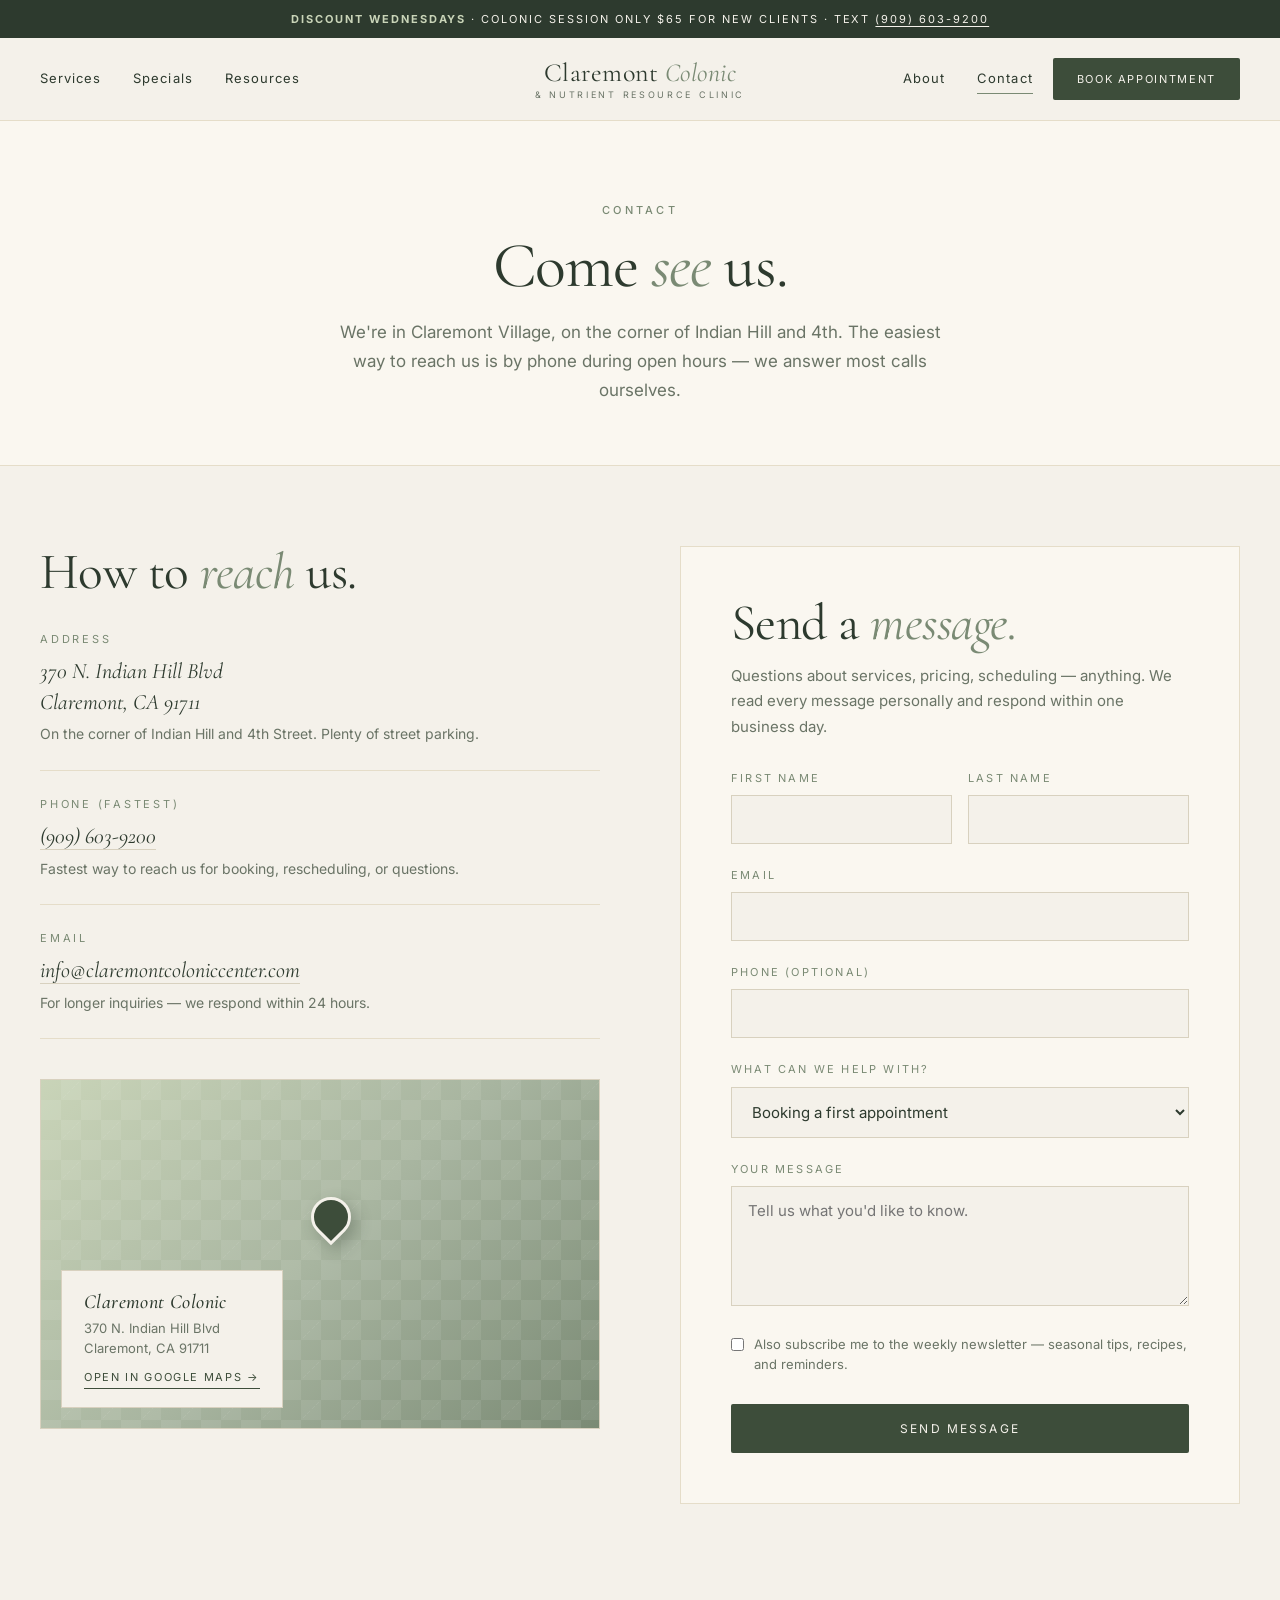
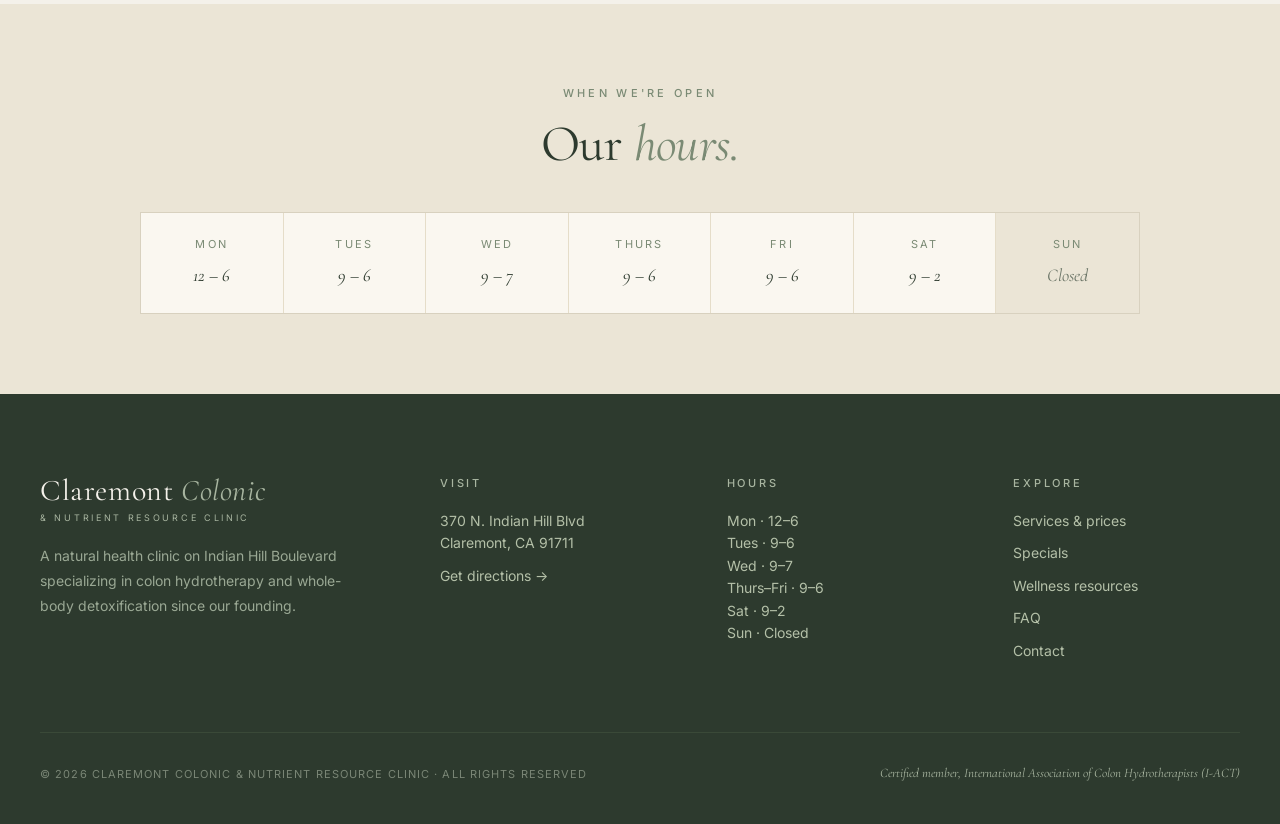
<file: contact.html>
<!DOCTYPE html>
<html lang="en">
<head>
<meta charset="UTF-8">
<meta name="viewport" content="width=device-width, initial-scale=1.0">
<title>Contact · Claremont Colonic & Nutrient Resource Clinic</title>
<meta name="description" content="Visit us at 370 N. Indian Hill Blvd in Claremont Village. Call (909) 603-9200 or email info@claremontcoloniccenter.com.">
<link href="https://fonts.googleapis.com/css2?family=Cormorant+Garamond:ital,wght@0,400;0,500;1,400&family=Inter:wght@300;400;500&display=swap" rel="stylesheet">
<link rel="stylesheet" href="shared.css">
<style>
  .contact-main {
    background: var(--cream);
    padding: 80px 40px 100px;
  }
  .contact-grid {
    display: grid;
    grid-template-columns: 1fr 1fr;
    gap: 80px;
    max-width: 1200px;
    margin: 0 auto;
  }
  .contact-info h2 { margin-bottom: 30px; }
  .contact-info h2 em { font-style: italic; color: var(--sage-deep); }

  .info-item {
    padding: 24px 0;
    border-bottom: 1px solid var(--border-light);
  }
  .info-item:first-of-type { padding-top: 0; }
  .info-item .label {
    font-size: 11px;
    letter-spacing: 0.25em;
    color: var(--sage-deep);
    text-transform: uppercase;
    margin-bottom: 8px;
  }
  .info-item .val {
    font-family: 'Cormorant Garamond', serif;
    font-size: 22px;
    color: var(--forest-dark);
    font-style: italic;
    line-height: 1.4;
  }
  .info-item .val a {
    color: var(--forest-dark);
    text-decoration: none;
    border-bottom: 1px solid var(--border);
  }
  .info-item .val a:hover { color: var(--sage-deep); border-color: var(--sage-deep); }
  .info-item .sub {
    font-size: 14px;
    color: var(--muted);
    margin-top: 6px;
    line-height: 1.6;
    font-style: normal;
  }

  /* Map placeholder */
  .map-wrap {
    aspect-ratio: 16/10;
    margin-top: 40px;
    background: linear-gradient(135deg, #c9d4b8 0%, #a8b5a0 50%, #7a8a74 100%);
    border: 1px solid var(--border);
    position: relative;
    overflow: hidden;
  }
  .map-wrap::before {
    content: '';
    position: absolute;
    inset: 0;
    background-image:
      linear-gradient(45deg, rgba(255,255,255,0.08) 25%, transparent 25%),
      linear-gradient(-45deg, rgba(255,255,255,0.08) 25%, transparent 25%),
      linear-gradient(45deg, transparent 75%, rgba(255,255,255,0.08) 75%),
      linear-gradient(-45deg, transparent 75%, rgba(255,255,255,0.08) 75%);
    background-size: 40px 40px;
    background-position: 0 0, 0 20px, 20px -20px, -20px 0px;
  }
  .map-pin {
    position: absolute;
    top: 45%;
    left: 52%;
    width: 40px;
    height: 40px;
    background: var(--forest);
    border: 3px solid var(--cream);
    border-radius: 50% 50% 50% 0;
    transform: translate(-50%, -100%) rotate(-45deg);
    box-shadow: 0 8px 16px rgba(45, 58, 46, 0.3);
  }
  .map-card {
    position: absolute;
    bottom: 20px;
    left: 20px;
    background: var(--cream);
    padding: 18px 22px;
    border: 1px solid var(--border);
    max-width: 280px;
  }
  .map-card h4 {
    font-family: 'Cormorant Garamond', serif;
    font-size: 20px;
    color: var(--forest-dark);
    margin-bottom: 4px;
    font-style: italic;
  }
  .map-card p { font-size: 13px; color: var(--muted); line-height: 1.5; }
  .map-card a {
    display: inline-block;
    margin-top: 10px;
    font-size: 11px;
    letter-spacing: 0.15em;
    text-transform: uppercase;
    color: var(--forest);
    text-decoration: none;
    border-bottom: 1px solid var(--forest);
    padding-bottom: 2px;
  }

  /* Contact form */
  .contact-form {
    background: var(--cream-light);
    padding: 50px;
    border: 1px solid var(--border-light);
  }
  .contact-form h2 { margin-bottom: 12px; }
  .contact-form h2 em { font-style: italic; color: var(--sage-deep); }
  .contact-form .form-intro {
    font-size: 15px;
    color: var(--muted);
    margin-bottom: 30px;
    line-height: 1.7;
  }
  .form-group { margin-bottom: 22px; }
  .form-group label {
    display: block;
    font-size: 11px;
    letter-spacing: 0.2em;
    color: var(--sage-deep);
    text-transform: uppercase;
    margin-bottom: 8px;
  }
  .form-group input, .form-group select, .form-group textarea {
    width: 100%;
    background: var(--cream);
    border: 1px solid var(--border);
    padding: 14px 16px;
    font-size: 15px;
    color: var(--ink);
    font-family: 'Inter', sans-serif;
    outline: none;
    transition: border-color 0.2s;
  }
  .form-group input:focus, .form-group select:focus, .form-group textarea:focus {
    border-color: var(--sage-deep);
  }
  .form-group textarea { min-height: 120px; resize: vertical; font-family: inherit; }
  .form-row {
    display: grid;
    grid-template-columns: 1fr 1fr;
    gap: 16px;
  }
  .contact-form .cta {
    width: 100%;
    text-align: center;
    margin-top: 10px;
  }
  .form-checkbox {
    display: flex;
    gap: 10px;
    align-items: flex-start;
    margin-bottom: 20px;
    font-size: 13px;
    color: var(--muted);
    line-height: 1.5;
  }
  .form-checkbox input { width: auto; margin-top: 3px; }

  /* Hours block */
  .hours-block {
    background: var(--cream-deep);
    padding: 80px 40px;
  }
  .hours-head {
    text-align: center;
    margin-bottom: 40px;
  }
  .hours-head h2 em { font-style: italic; color: var(--sage-deep); }
  .hours-grid {
    display: grid;
    grid-template-columns: repeat(7, 1fr);
    max-width: 1000px;
    margin: 0 auto;
    background: var(--cream-light);
    border: 1px solid var(--border);
  }
  .hours-day {
    padding: 22px 16px;
    text-align: center;
    border-right: 1px solid var(--border-light);
  }
  .hours-day:last-child { border-right: none; }
  .hours-day.closed { background: var(--cream-deep); }
  .hours-day .day {
    font-size: 11px;
    letter-spacing: 0.2em;
    text-transform: uppercase;
    color: var(--sage-deep);
    margin-bottom: 8px;
  }
  .hours-day .time {
    font-family: 'Cormorant Garamond', serif;
    font-style: italic;
    font-size: 18px;
    color: var(--forest-dark);
  }
  .hours-day.closed .time { color: var(--muted); }

  @media (max-width: 900px) {
    .contact-grid { grid-template-columns: 1fr; gap: 40px; }
    .contact-form { padding: 30px; }
    .form-row { grid-template-columns: 1fr; }
    .hours-grid { grid-template-columns: 1fr; }
    .hours-day { border-right: none; border-bottom: 1px solid var(--border-light); }
  }
</style>
</head>
<body data-page="contact">

<div id="site-header"></div>

<div class="page-header">
  <div class="eyebrow">Contact</div>
  <h1>Come <em>see</em> us.</h1>
  <p>We're in Claremont Village, on the corner of Indian Hill and 4th. The easiest way to reach us is by phone during open hours — we answer most calls ourselves.</p>
</div>

<section class="contact-main">
  <div class="contact-grid">

    <!-- INFO -->
    <div class="contact-info">
      <h2>How to <em>reach</em> us.</h2>

      <div class="info-item">
        <div class="label">Address</div>
        <div class="val">370 N. Indian Hill Blvd<br>Claremont, CA 91711</div>
        <div class="sub">On the corner of Indian Hill and 4th Street. Plenty of street parking.</div>
      </div>

      <div class="info-item">
        <div class="label">Phone (fastest)</div>
        <div class="val"><a href="tel:9096039200">(909) 603-9200</a></div>
        <div class="sub">Fastest way to reach us for booking, rescheduling, or questions.</div>
      </div>

      <div class="info-item">
        <div class="label">Email</div>
        <div class="val"><a href="mailto:info@claremontcoloniccenter.com">info@claremontcoloniccenter.com</a></div>
        <div class="sub">For longer inquiries — we respond within 24 hours.</div>
      </div>

      <!-- MAP -->
      <div class="map-wrap">
        <div class="map-pin"></div>
        <div class="map-card">
          <h4>Claremont Colonic</h4>
          <p>370 N. Indian Hill Blvd<br>Claremont, CA 91711</p>
          <a href="https://goo.gl/maps/aAfPoTmTiQC4F2or7" target="_blank" rel="noopener">Open in Google Maps →</a>
        </div>
      </div>
    </div>

    <!-- FORM -->
    <form class="contact-form" onsubmit="event.preventDefault(); alert('Thanks — we\'ll respond within 24 hours.');">
      <h2>Send a <em>message.</em></h2>
      <p class="form-intro">Questions about services, pricing, scheduling — anything. We read every message personally and respond within one business day.</p>

      <div class="form-row">
        <div class="form-group">
          <label>First name</label>
          <input type="text" required>
        </div>
        <div class="form-group">
          <label>Last name</label>
          <input type="text" required>
        </div>
      </div>

      <div class="form-group">
        <label>Email</label>
        <input type="email" required>
      </div>

      <div class="form-group">
        <label>Phone (optional)</label>
        <input type="tel">
      </div>

      <div class="form-group">
        <label>What can we help with?</label>
        <select>
          <option>Booking a first appointment</option>
          <option>Question about colonics</option>
          <option>Package or pricing question</option>
          <option>Gift card purchase</option>
          <option>Colonoscopy prep scheduling</option>
          <option>Something else</option>
        </select>
      </div>

      <div class="form-group">
        <label>Your message</label>
        <textarea placeholder="Tell us what you'd like to know."></textarea>
      </div>

      <label class="form-checkbox">
        <input type="checkbox">
        <span>Also subscribe me to the weekly newsletter — seasonal tips, recipes, and reminders.</span>
      </label>

      <button type="submit" class="cta cta-primary">Send Message</button>
    </form>

  </div>
</section>

<!-- HOURS -->
<section class="hours-block">
  <div class="hours-head">
    <div class="eyebrow">When we're open</div>
    <h2>Our <em>hours.</em></h2>
  </div>
  <div class="hours-grid">
    <div class="hours-day">
      <div class="day">Mon</div>
      <div class="time">12 – 6</div>
    </div>
    <div class="hours-day">
      <div class="day">Tues</div>
      <div class="time">9 – 6</div>
    </div>
    <div class="hours-day">
      <div class="day">Wed</div>
      <div class="time">9 – 7</div>
    </div>
    <div class="hours-day">
      <div class="day">Thurs</div>
      <div class="time">9 – 6</div>
    </div>
    <div class="hours-day">
      <div class="day">Fri</div>
      <div class="time">9 – 6</div>
    </div>
    <div class="hours-day">
      <div class="day">Sat</div>
      <div class="time">9 – 2</div>
    </div>
    <div class="hours-day closed">
      <div class="day">Sun</div>
      <div class="time">Closed</div>
    </div>
  </div>
</section>

<div id="site-footer"></div>
<script src="shared.js"></script>
</body>
</html>
</file>
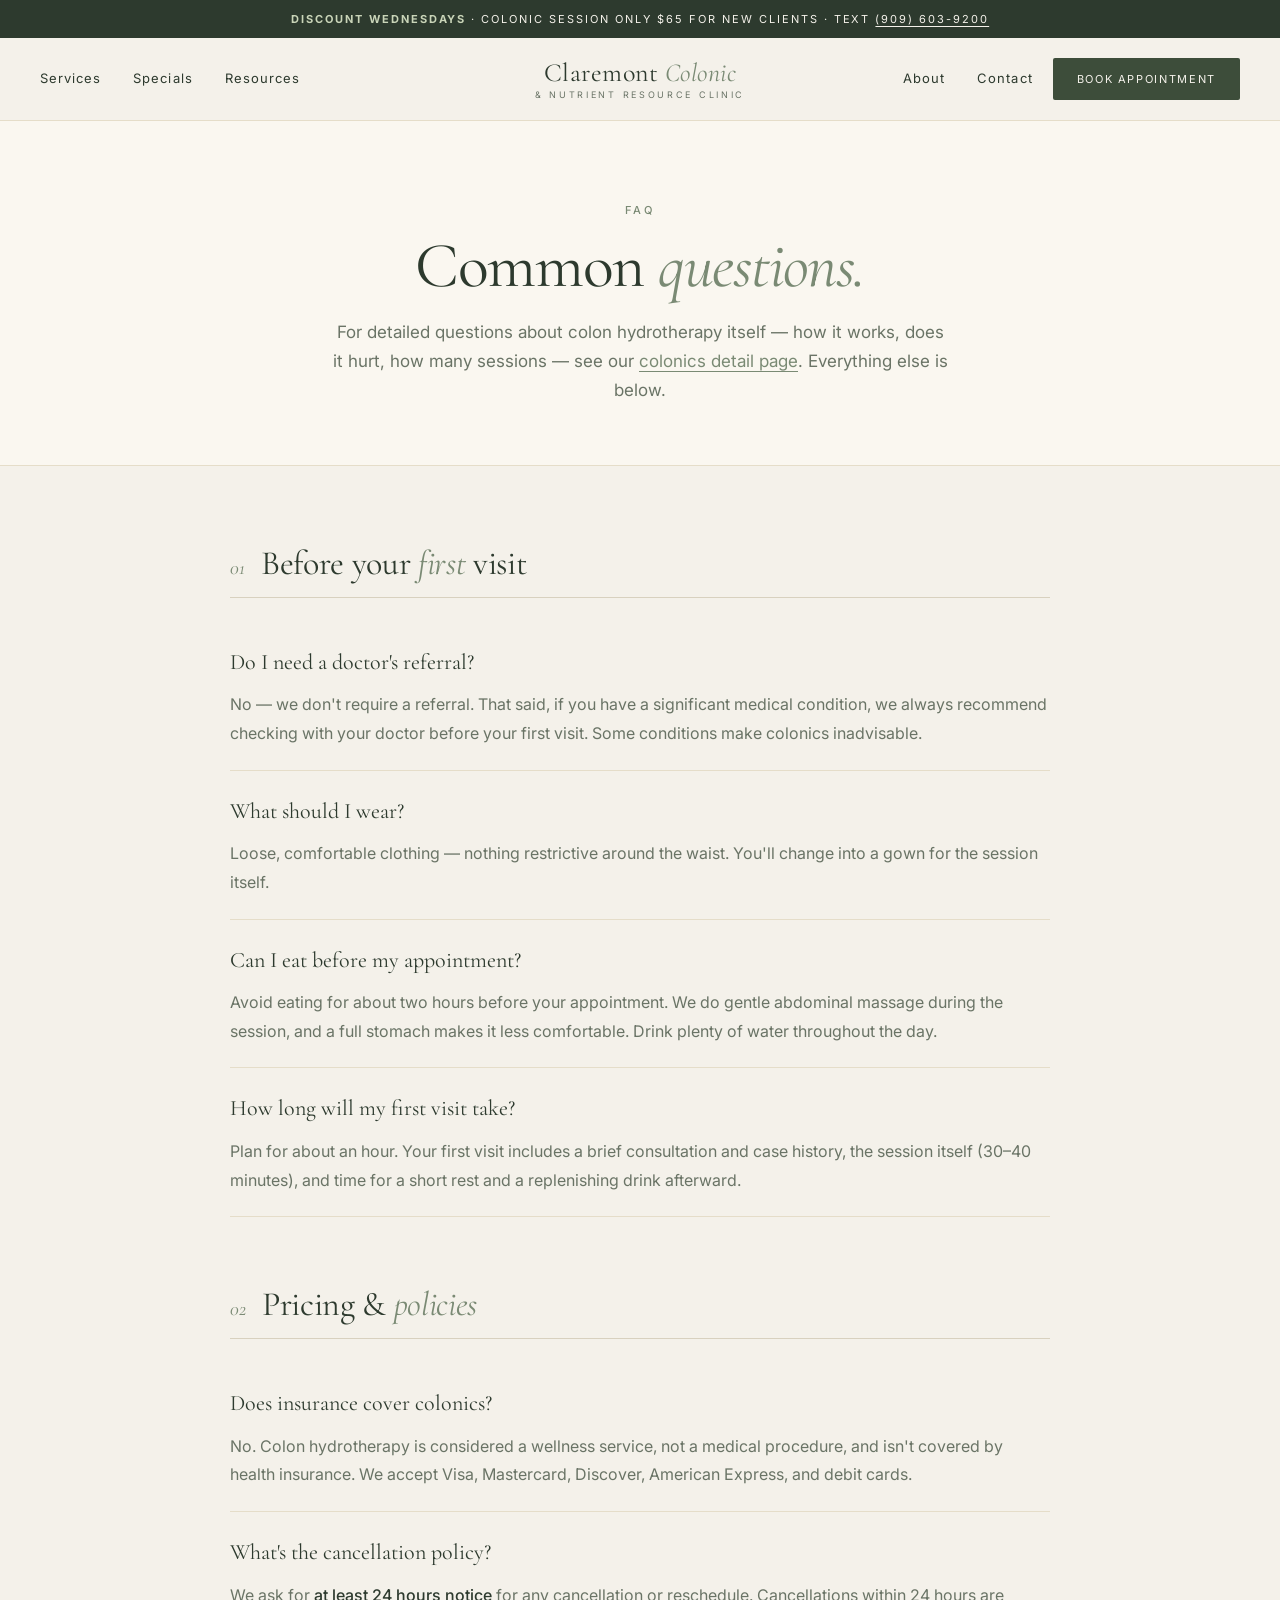
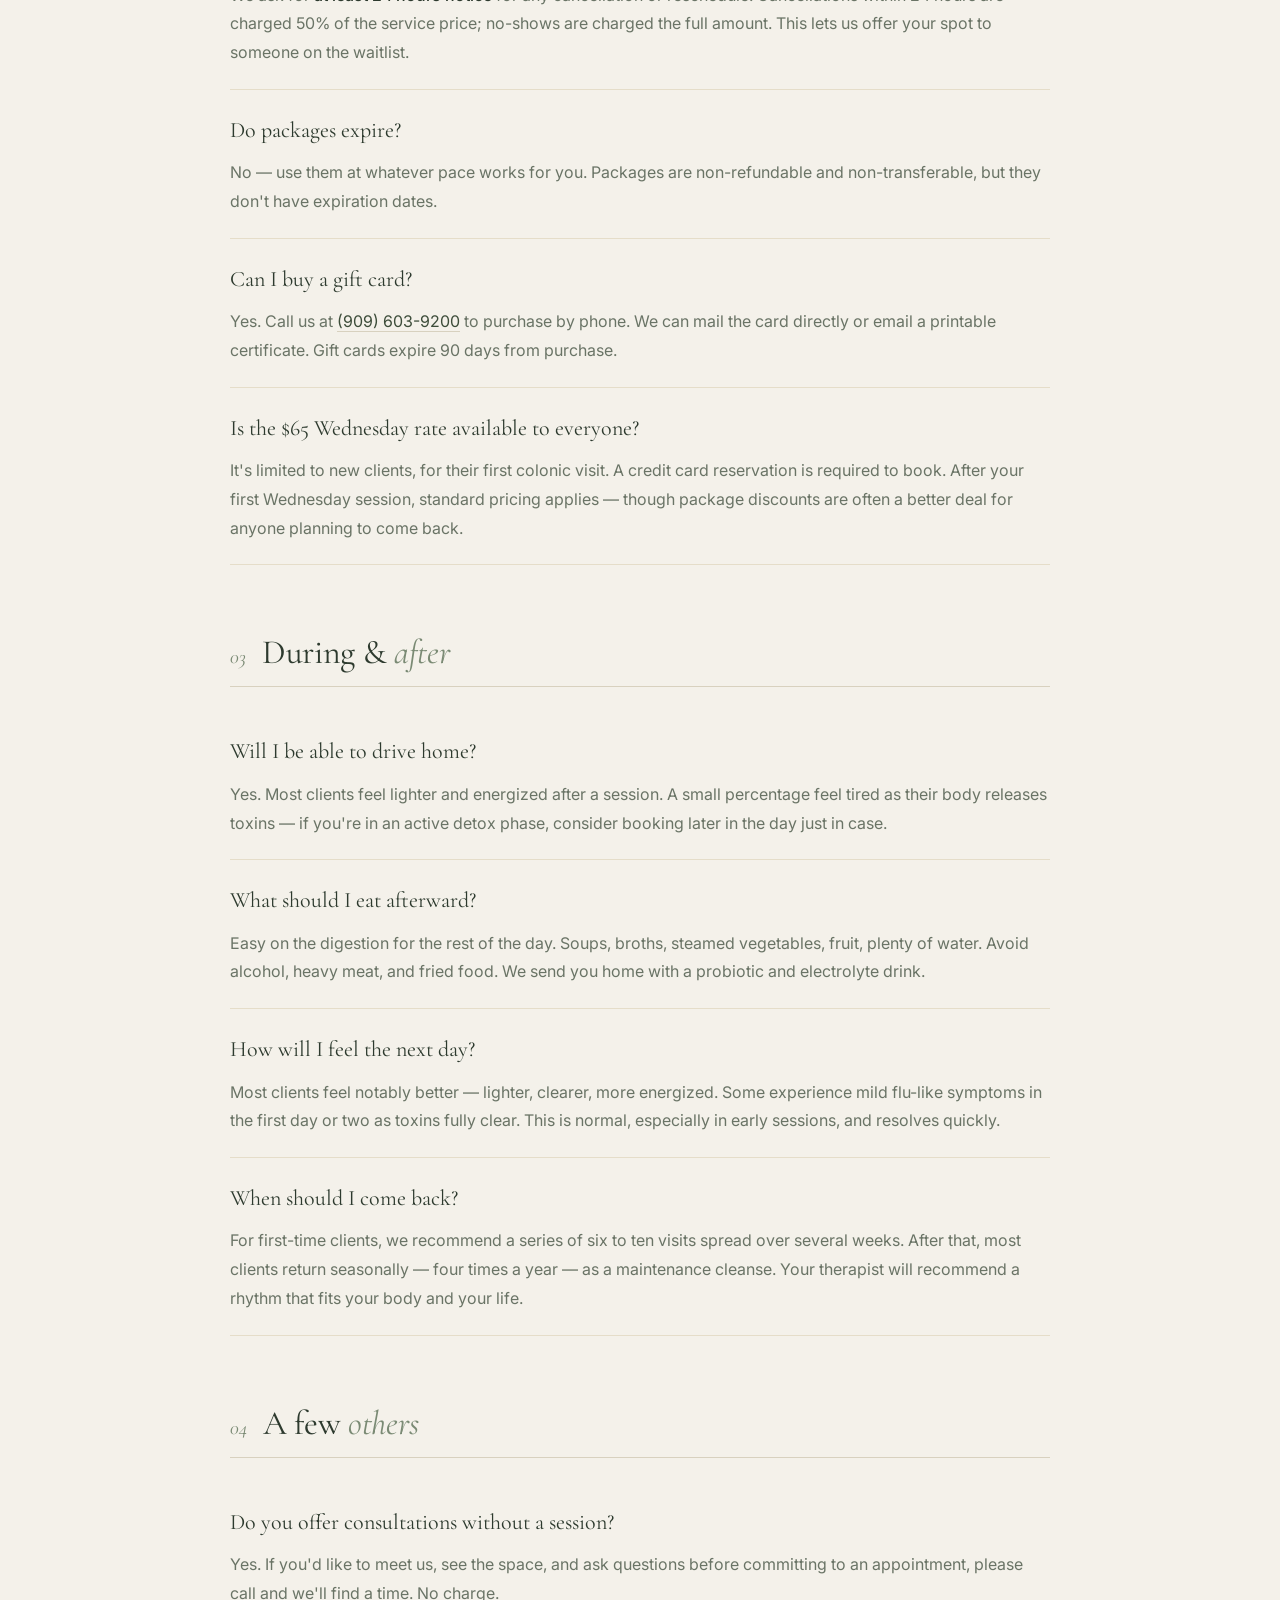
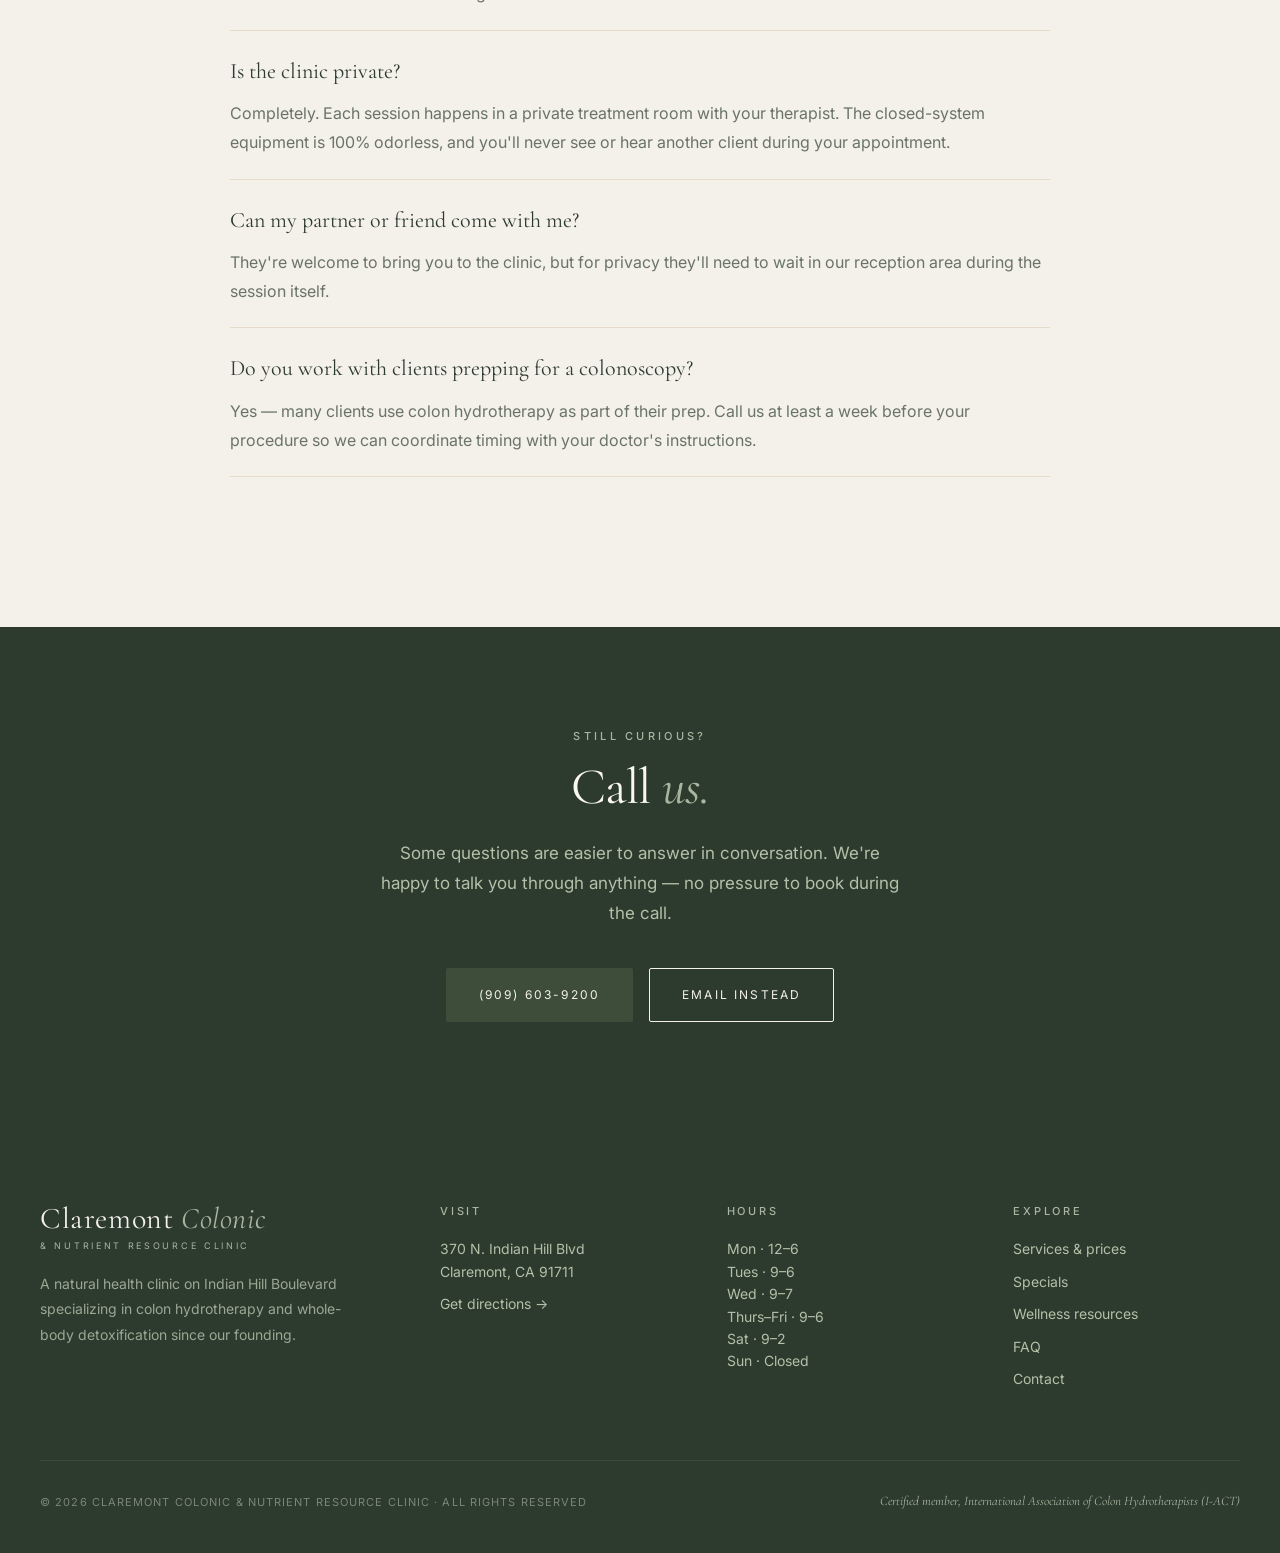
<file: faq.html>
<!DOCTYPE html>
<html lang="en">
<head>
<meta charset="UTF-8">
<meta name="viewport" content="width=device-width, initial-scale=1.0">
<title>FAQ · Claremont Colonic & Nutrient Resource Clinic</title>
<meta name="description" content="Common questions about colonics, cleansing, pricing, and our clinic — answered honestly.">
<link href="https://fonts.googleapis.com/css2?family=Cormorant+Garamond:ital,wght@0,400;0,500;1,400&family=Inter:wght@300;400;500&display=swap" rel="stylesheet">
<link rel="stylesheet" href="shared.css">
<style>
  .faq-section {
    background: var(--cream);
    padding: 80px 40px;
  }
  .faq-group {
    max-width: 820px;
    margin: 0 auto 70px;
  }
  .faq-group-head {
    display: flex;
    align-items: baseline;
    gap: 16px;
    margin-bottom: 24px;
    padding-bottom: 12px;
    border-bottom: 1px solid var(--border);
  }
  .faq-group-head .num {
    font-family: 'Cormorant Garamond', serif;
    font-style: italic;
    font-size: 20px;
    color: var(--sage-deep);
  }
  .faq-group-head h2 {
    font-size: 34px;
    font-weight: 400;
  }
  .faq-group-head h2 em { font-style: italic; color: var(--sage-deep); }

  .faq-item {
    padding: 22px 0;
    border-bottom: 1px solid var(--border-light);
  }
  .faq-q {
    font-family: 'Cormorant Garamond', serif;
    font-size: 22px;
    color: var(--forest-dark);
    margin-bottom: 10px;
  }
  .faq-a {
    font-size: 16px;
    line-height: 1.8;
    color: var(--muted);
  }
  .faq-a strong { color: var(--forest-dark); font-weight: 500; }
  .faq-a a { color: var(--forest); border-bottom: 1px solid var(--border); text-decoration: none; }
  .faq-a a:hover { border-bottom-color: var(--forest); }

  .faq-cta {
    background: var(--forest-dark);
    color: var(--cream);
    text-align: center;
    padding: 100px 40px;
  }
  .faq-cta .eyebrow { color: var(--sage); }
  .faq-cta h2 { color: var(--cream-light); margin-bottom: 24px; }
  .faq-cta h2 em { color: var(--sage); font-style: italic; }
  .faq-cta p { color: #b4c0a8; max-width: 520px; margin: 0 auto 40px; font-size: 17px; line-height: 1.75; }
</style>
</head>
<body data-page="faq">

<div id="site-header"></div>

<div class="page-header">
  <div class="eyebrow">FAQ</div>
  <h1>Common <em>questions.</em></h1>
  <p>For detailed questions about colon hydrotherapy itself — how it works, does it hurt, how many sessions — see our <a href="service-colonics.html" style="color: var(--sage-deep); border-bottom: 1px solid var(--sage-deep); text-decoration: none;">colonics detail page</a>. Everything else is below.</p>
</div>

<section class="faq-section">

  <!-- BEFORE YOUR FIRST VISIT -->
  <div class="faq-group">
    <div class="faq-group-head">
      <span class="num">01</span>
      <h2>Before your <em>first</em> visit</h2>
    </div>
    <div class="faq-item">
      <div class="faq-q">Do I need a doctor's referral?</div>
      <div class="faq-a">No — we don't require a referral. That said, if you have a significant medical condition, we always recommend checking with your doctor before your first visit. Some conditions make colonics inadvisable.</div>
    </div>
    <div class="faq-item">
      <div class="faq-q">What should I wear?</div>
      <div class="faq-a">Loose, comfortable clothing — nothing restrictive around the waist. You'll change into a gown for the session itself.</div>
    </div>
    <div class="faq-item">
      <div class="faq-q">Can I eat before my appointment?</div>
      <div class="faq-a">Avoid eating for about two hours before your appointment. We do gentle abdominal massage during the session, and a full stomach makes it less comfortable. Drink plenty of water throughout the day.</div>
    </div>
    <div class="faq-item">
      <div class="faq-q">How long will my first visit take?</div>
      <div class="faq-a">Plan for about an hour. Your first visit includes a brief consultation and case history, the session itself (30–40 minutes), and time for a short rest and a replenishing drink afterward.</div>
    </div>
  </div>

  <!-- PRICING & POLICIES -->
  <div class="faq-group">
    <div class="faq-group-head">
      <span class="num">02</span>
      <h2>Pricing & <em>policies</em></h2>
    </div>
    <div class="faq-item">
      <div class="faq-q">Does insurance cover colonics?</div>
      <div class="faq-a">No. Colon hydrotherapy is considered a wellness service, not a medical procedure, and isn't covered by health insurance. We accept Visa, Mastercard, Discover, American Express, and debit cards.</div>
    </div>
    <div class="faq-item">
      <div class="faq-q">What's the cancellation policy?</div>
      <div class="faq-a">We ask for <strong>at least 24 hours notice</strong> for any cancellation or reschedule. Cancellations within 24 hours are charged 50% of the service price; no-shows are charged the full amount. This lets us offer your spot to someone on the waitlist.</div>
    </div>
    <div class="faq-item">
      <div class="faq-q">Do packages expire?</div>
      <div class="faq-a">No — use them at whatever pace works for you. Packages are non-refundable and non-transferable, but they don't have expiration dates.</div>
    </div>
    <div class="faq-item">
      <div class="faq-q">Can I buy a gift card?</div>
      <div class="faq-a">Yes. Call us at <a href="tel:9096039200">(909) 603-9200</a> to purchase by phone. We can mail the card directly or email a printable certificate. Gift cards expire 90 days from purchase.</div>
    </div>
    <div class="faq-item">
      <div class="faq-q">Is the $65 Wednesday rate available to everyone?</div>
      <div class="faq-a">It's limited to new clients, for their first colonic visit. A credit card reservation is required to book. After your first Wednesday session, standard pricing applies — though package discounts are often a better deal for anyone planning to come back.</div>
    </div>
  </div>

  <!-- DURING AND AFTER -->
  <div class="faq-group">
    <div class="faq-group-head">
      <span class="num">03</span>
      <h2>During & <em>after</em></h2>
    </div>
    <div class="faq-item">
      <div class="faq-q">Will I be able to drive home?</div>
      <div class="faq-a">Yes. Most clients feel lighter and energized after a session. A small percentage feel tired as their body releases toxins — if you're in an active detox phase, consider booking later in the day just in case.</div>
    </div>
    <div class="faq-item">
      <div class="faq-q">What should I eat afterward?</div>
      <div class="faq-a">Easy on the digestion for the rest of the day. Soups, broths, steamed vegetables, fruit, plenty of water. Avoid alcohol, heavy meat, and fried food. We send you home with a probiotic and electrolyte drink.</div>
    </div>
    <div class="faq-item">
      <div class="faq-q">How will I feel the next day?</div>
      <div class="faq-a">Most clients feel notably better — lighter, clearer, more energized. Some experience mild flu-like symptoms in the first day or two as toxins fully clear. This is normal, especially in early sessions, and resolves quickly.</div>
    </div>
    <div class="faq-item">
      <div class="faq-q">When should I come back?</div>
      <div class="faq-a">For first-time clients, we recommend a series of six to ten visits spread over several weeks. After that, most clients return seasonally — four times a year — as a maintenance cleanse. Your therapist will recommend a rhythm that fits your body and your life.</div>
    </div>
  </div>

  <!-- OTHER -->
  <div class="faq-group">
    <div class="faq-group-head">
      <span class="num">04</span>
      <h2>A few <em>others</em></h2>
    </div>
    <div class="faq-item">
      <div class="faq-q">Do you offer consultations without a session?</div>
      <div class="faq-a">Yes. If you'd like to meet us, see the space, and ask questions before committing to an appointment, please call and we'll find a time. No charge.</div>
    </div>
    <div class="faq-item">
      <div class="faq-q">Is the clinic private?</div>
      <div class="faq-a">Completely. Each session happens in a private treatment room with your therapist. The closed-system equipment is 100% odorless, and you'll never see or hear another client during your appointment.</div>
    </div>
    <div class="faq-item">
      <div class="faq-q">Can my partner or friend come with me?</div>
      <div class="faq-a">They're welcome to bring you to the clinic, but for privacy they'll need to wait in our reception area during the session itself.</div>
    </div>
    <div class="faq-item">
      <div class="faq-q">Do you work with clients prepping for a colonoscopy?</div>
      <div class="faq-a">Yes — many clients use colon hydrotherapy as part of their prep. Call us at least a week before your procedure so we can coordinate timing with your doctor's instructions.</div>
    </div>
  </div>

</section>

<section class="faq-cta">
  <div class="container-narrow">
    <div class="eyebrow">Still curious?</div>
    <h2>Call <em>us.</em></h2>
    <p>Some questions are easier to answer in conversation. We're happy to talk you through anything — no pressure to book during the call.</p>
    <div style="display: flex; gap: 16px; justify-content: center; flex-wrap: wrap;">
      <a href="tel:9096039200" class="cta cta-primary">(909) 603-9200</a>
      <a href="contact.html" class="cta cta-outline" style="color: var(--cream); border-color: var(--cream);">Email instead</a>
    </div>
  </div>
</section>

<div id="site-footer"></div>
<script src="shared.js"></script>
</body>
</html>
</file>
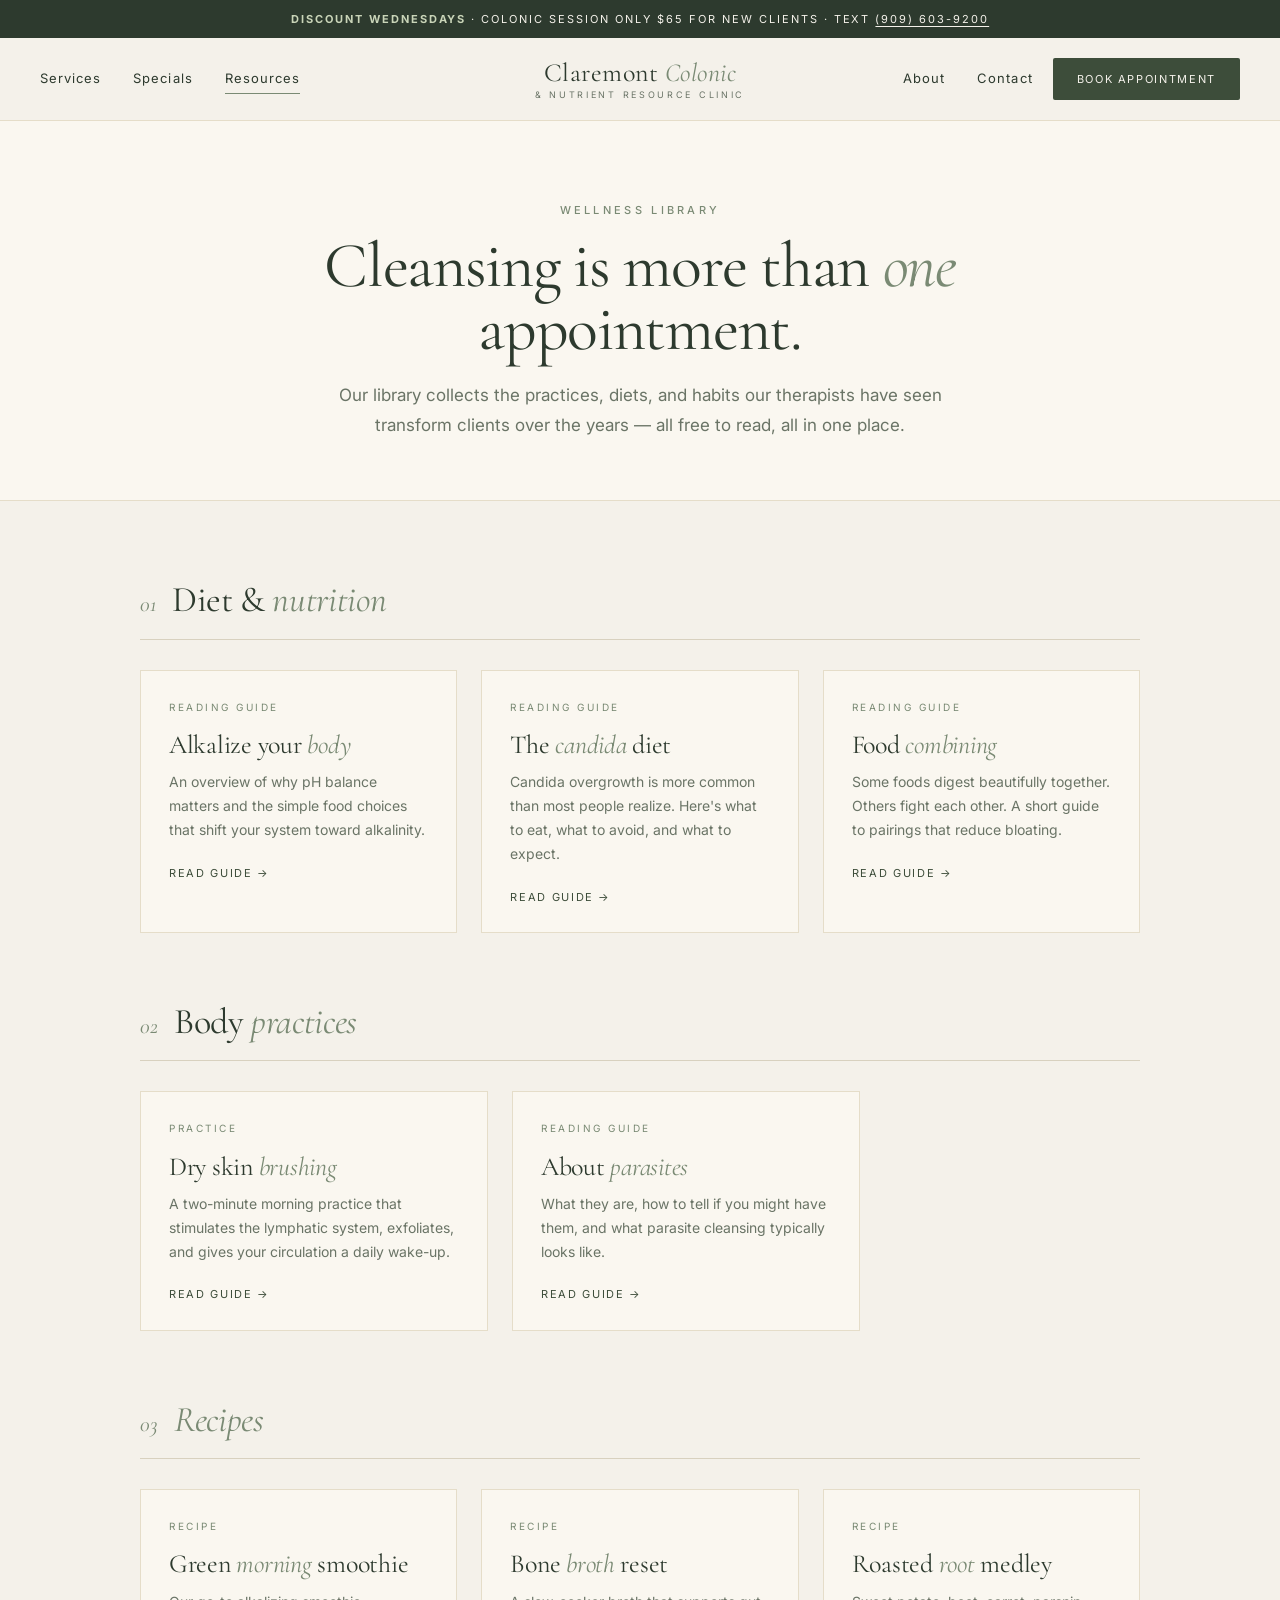
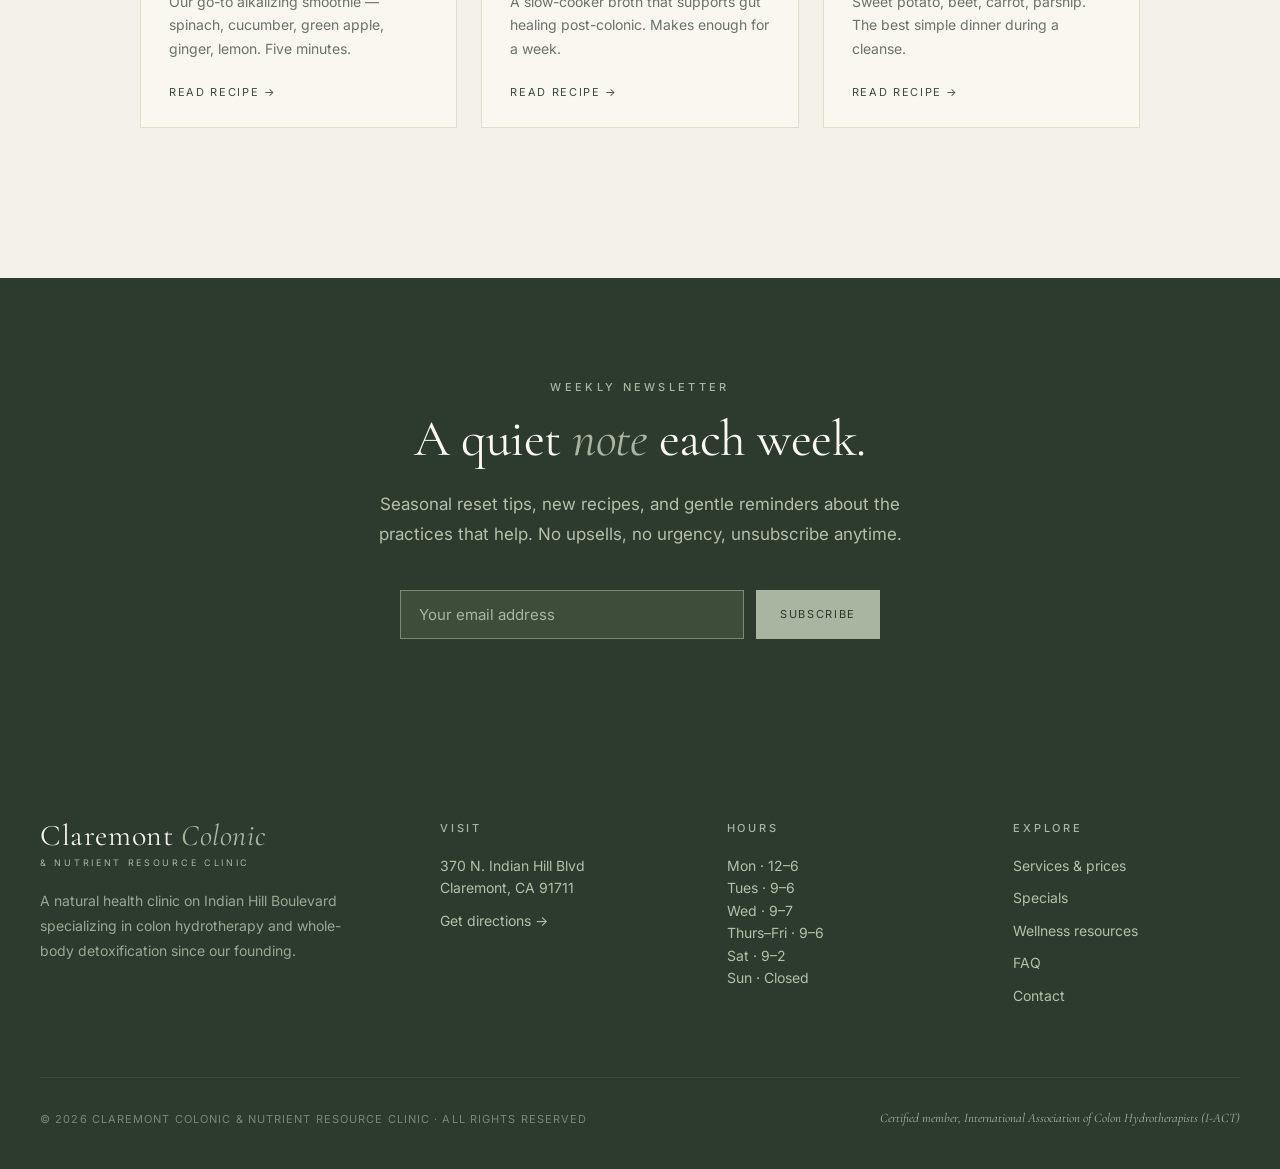
<file: resources.html>
<!DOCTYPE html>
<html lang="en">
<head>
<meta charset="UTF-8">
<meta name="viewport" content="width=device-width, initial-scale=1.0">
<title>Wellness Resources · Claremont Colonic & Nutrient Resource Clinic</title>
<meta name="description" content="Reading guides, recipes, and practices to support your cleansing journey at home. Alkalize, combine foods better, dry skin brush, and more.">
<link href="https://fonts.googleapis.com/css2?family=Cormorant+Garamond:ital,wght@0,400;0,500;1,400&family=Inter:wght@300;400;500&display=swap" rel="stylesheet">
<link rel="stylesheet" href="shared.css">
<style>
  .res-hero {
    background: var(--cream-light);
    padding: 80px 40px 60px;
    text-align: center;
    border-bottom: 1px solid var(--border-light);
  }
  .res-hero h1 { font-size: clamp(44px, 5vw, 72px); max-width: 820px; margin: 0 auto 20px; }
  .res-hero h1 em { font-style: italic; color: var(--sage-deep); }
  .res-hero p { max-width: 620px; margin: 0 auto; color: var(--muted); font-size: 17px; line-height: 1.75; }

  .res-section {
    background: var(--cream);
    padding: 80px 40px;
  }
  .res-group {
    max-width: 1000px;
    margin: 0 auto 70px;
  }
  .res-group-head {
    display: flex;
    align-items: baseline;
    gap: 16px;
    margin-bottom: 30px;
    padding-bottom: 16px;
    border-bottom: 1px solid var(--border);
  }
  .res-group-head .num {
    font-family: 'Cormorant Garamond', serif;
    font-style: italic;
    font-size: 22px;
    color: var(--sage-deep);
  }
  .res-group-head h2 {
    font-size: 36px;
    font-weight: 400;
  }
  .res-group-head h2 em { font-style: italic; color: var(--sage-deep); }

  .res-grid {
    display: grid;
    grid-template-columns: repeat(3, 1fr);
    gap: 24px;
  }
  .res-grid.two { grid-template-columns: repeat(2, 1fr); max-width: 720px; }
  .res-card {
    padding: 28px 28px 24px;
    background: var(--cream-light);
    border: 1px solid var(--border-light);
    display: block;
    text-decoration: none;
    color: inherit;
    transition: all 0.2s;
  }
  .res-card:hover { background: var(--cream-deep); border-color: var(--sage); }
  .res-card .tag {
    font-size: 10px;
    letter-spacing: 0.25em;
    text-transform: uppercase;
    color: var(--sage-deep);
    margin-bottom: 14px;
  }
  .res-card h3 {
    font-family: 'Cormorant Garamond', serif;
    font-size: 26px;
    font-weight: 400;
    margin-bottom: 10px;
    color: var(--forest-dark);
    line-height: 1.2;
  }
  .res-card h3 em { font-style: italic; color: var(--sage-deep); }
  .res-card p {
    font-size: 14px;
    line-height: 1.7;
    color: var(--muted);
    margin-bottom: 16px;
  }
  .res-card .read {
    font-size: 11px;
    letter-spacing: 0.15em;
    text-transform: uppercase;
    color: var(--forest);
  }

  /* Newsletter */
  .newsletter {
    background: var(--forest-dark);
    color: var(--cream);
    padding: 100px 40px;
    text-align: center;
  }
  .newsletter .eyebrow { color: var(--sage); }
  .newsletter h2 { color: var(--cream-light); margin-bottom: 24px; }
  .newsletter h2 em { color: var(--sage); font-style: italic; }
  .newsletter p {
    color: #b4c0a8;
    max-width: 580px;
    margin: 0 auto 40px;
    font-size: 17px;
    line-height: 1.75;
  }
  .newsletter-form {
    display: flex;
    gap: 12px;
    max-width: 480px;
    margin: 0 auto;
  }
  .newsletter-form input {
    flex: 1;
    padding: 14px 18px;
    background: var(--forest);
    border: 1px solid var(--sage-deep);
    color: var(--cream);
    font-family: inherit;
    font-size: 15px;
    outline: none;
  }
  .newsletter-form input::placeholder { color: var(--sage); }
  .newsletter-form input:focus { border-color: var(--sage); }
  .newsletter-form button {
    background: var(--sage);
    color: var(--forest-dark);
    border: none;
    padding: 14px 24px;
    font-size: 11px;
    letter-spacing: 0.15em;
    text-transform: uppercase;
    cursor: pointer;
    font-family: inherit;
    transition: background 0.2s;
  }
  .newsletter-form button:hover { background: var(--cream); }

  @media (max-width: 900px) {
    .res-grid, .res-grid.two { grid-template-columns: 1fr; }
    .newsletter-form { flex-direction: column; }
  }
</style>
</head>
<body data-page="resources">

<div id="site-header"></div>

<div class="res-hero">
  <div class="eyebrow">Wellness Library</div>
  <h1>Cleansing is more than <em>one</em> appointment.</h1>
  <p>Our library collects the practices, diets, and habits our therapists have seen transform clients over the years — all free to read, all in one place.</p>
</div>

<section class="res-section">

  <!-- Diet & Nutrition -->
  <div class="res-group">
    <div class="res-group-head">
      <span class="num">01</span>
      <h2>Diet & <em>nutrition</em></h2>
    </div>
    <div class="res-grid">
      <a href="#" class="res-card">
        <div class="tag">Reading guide</div>
        <h3>Alkalize your <em>body</em></h3>
        <p>An overview of why pH balance matters and the simple food choices that shift your system toward alkalinity.</p>
        <span class="read">Read guide →</span>
      </a>
      <a href="#" class="res-card">
        <div class="tag">Reading guide</div>
        <h3>The <em>candida</em> diet</h3>
        <p>Candida overgrowth is more common than most people realize. Here's what to eat, what to avoid, and what to expect.</p>
        <span class="read">Read guide →</span>
      </a>
      <a href="#" class="res-card">
        <div class="tag">Reading guide</div>
        <h3>Food <em>combining</em></h3>
        <p>Some foods digest beautifully together. Others fight each other. A short guide to pairings that reduce bloating.</p>
        <span class="read">Read guide →</span>
      </a>
    </div>
  </div>

  <!-- Body practices -->
  <div class="res-group">
    <div class="res-group-head">
      <span class="num">02</span>
      <h2>Body <em>practices</em></h2>
    </div>
    <div class="res-grid two">
      <a href="#" class="res-card">
        <div class="tag">Practice</div>
        <h3>Dry skin <em>brushing</em></h3>
        <p>A two-minute morning practice that stimulates the lymphatic system, exfoliates, and gives your circulation a daily wake-up.</p>
        <span class="read">Read guide →</span>
      </a>
      <a href="#" class="res-card">
        <div class="tag">Reading guide</div>
        <h3>About <em>parasites</em></h3>
        <p>What they are, how to tell if you might have them, and what parasite cleansing typically looks like.</p>
        <span class="read">Read guide →</span>
      </a>
    </div>
  </div>

  <!-- Recipes -->
  <div class="res-group">
    <div class="res-group-head">
      <span class="num">03</span>
      <h2><em>Recipes</em></h2>
    </div>
    <div class="res-grid">
      <a href="#" class="res-card">
        <div class="tag">Recipe</div>
        <h3>Green <em>morning</em> smoothie</h3>
        <p>Our go-to alkalizing smoothie — spinach, cucumber, green apple, ginger, lemon. Five minutes.</p>
        <span class="read">Read recipe →</span>
      </a>
      <a href="#" class="res-card">
        <div class="tag">Recipe</div>
        <h3>Bone <em>broth</em> reset</h3>
        <p>A slow-cooker broth that supports gut healing post-colonic. Makes enough for a week.</p>
        <span class="read">Read recipe →</span>
      </a>
      <a href="#" class="res-card">
        <div class="tag">Recipe</div>
        <h3>Roasted <em>root</em> medley</h3>
        <p>Sweet potato, beet, carrot, parsnip. The best simple dinner during a cleanse.</p>
        <span class="read">Read recipe →</span>
      </a>
    </div>
  </div>

</section>

<!-- Newsletter signup -->
<section class="newsletter">
  <div class="container-narrow">
    <div class="eyebrow">Weekly newsletter</div>
    <h2>A quiet <em>note</em> each week.</h2>
    <p>Seasonal reset tips, new recipes, and gentle reminders about the practices that help. No upsells, no urgency, unsubscribe anytime.</p>
    <form class="newsletter-form" onsubmit="event.preventDefault(); alert('Thanks — you\'ll receive a confirmation email shortly.');">
      <input type="email" placeholder="Your email address" required>
      <button type="submit">Subscribe</button>
    </form>
  </div>
</section>

<div id="site-footer"></div>
<script src="shared.js"></script>
</body>
</html>
</file>
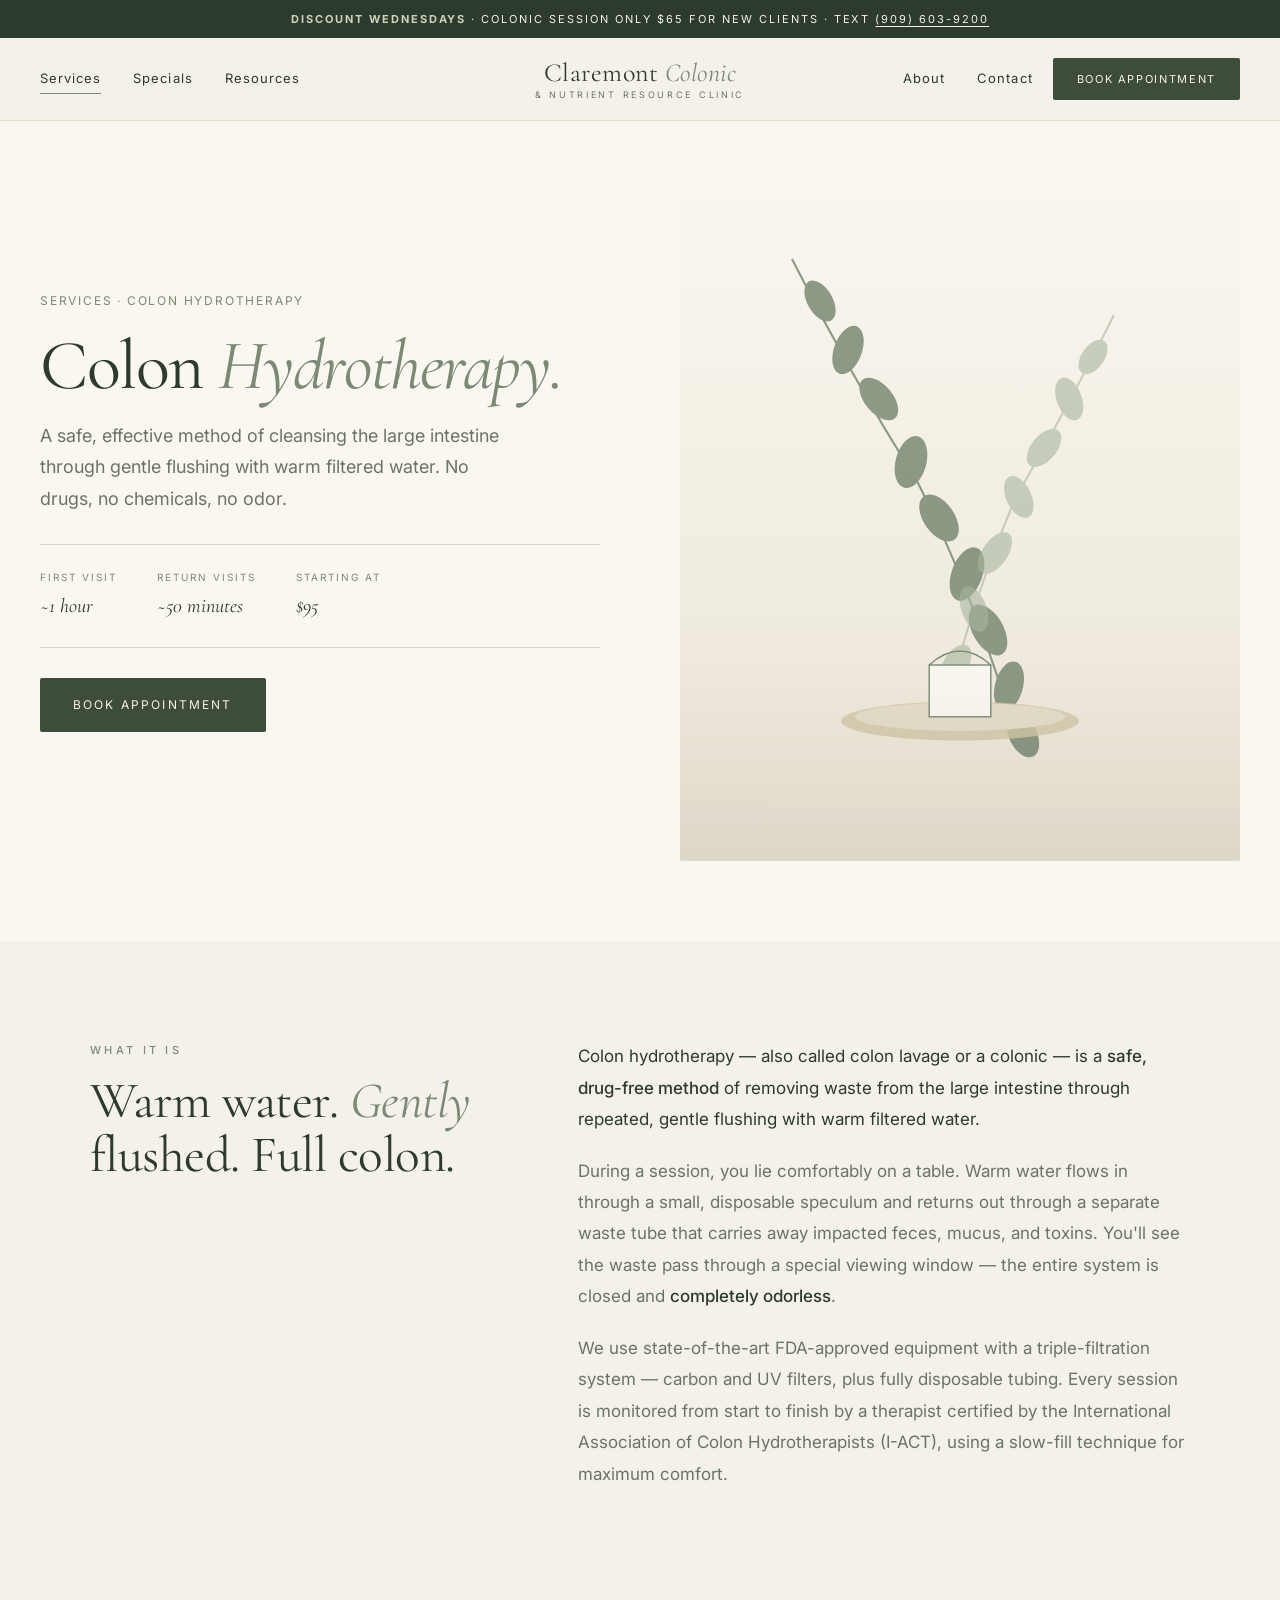
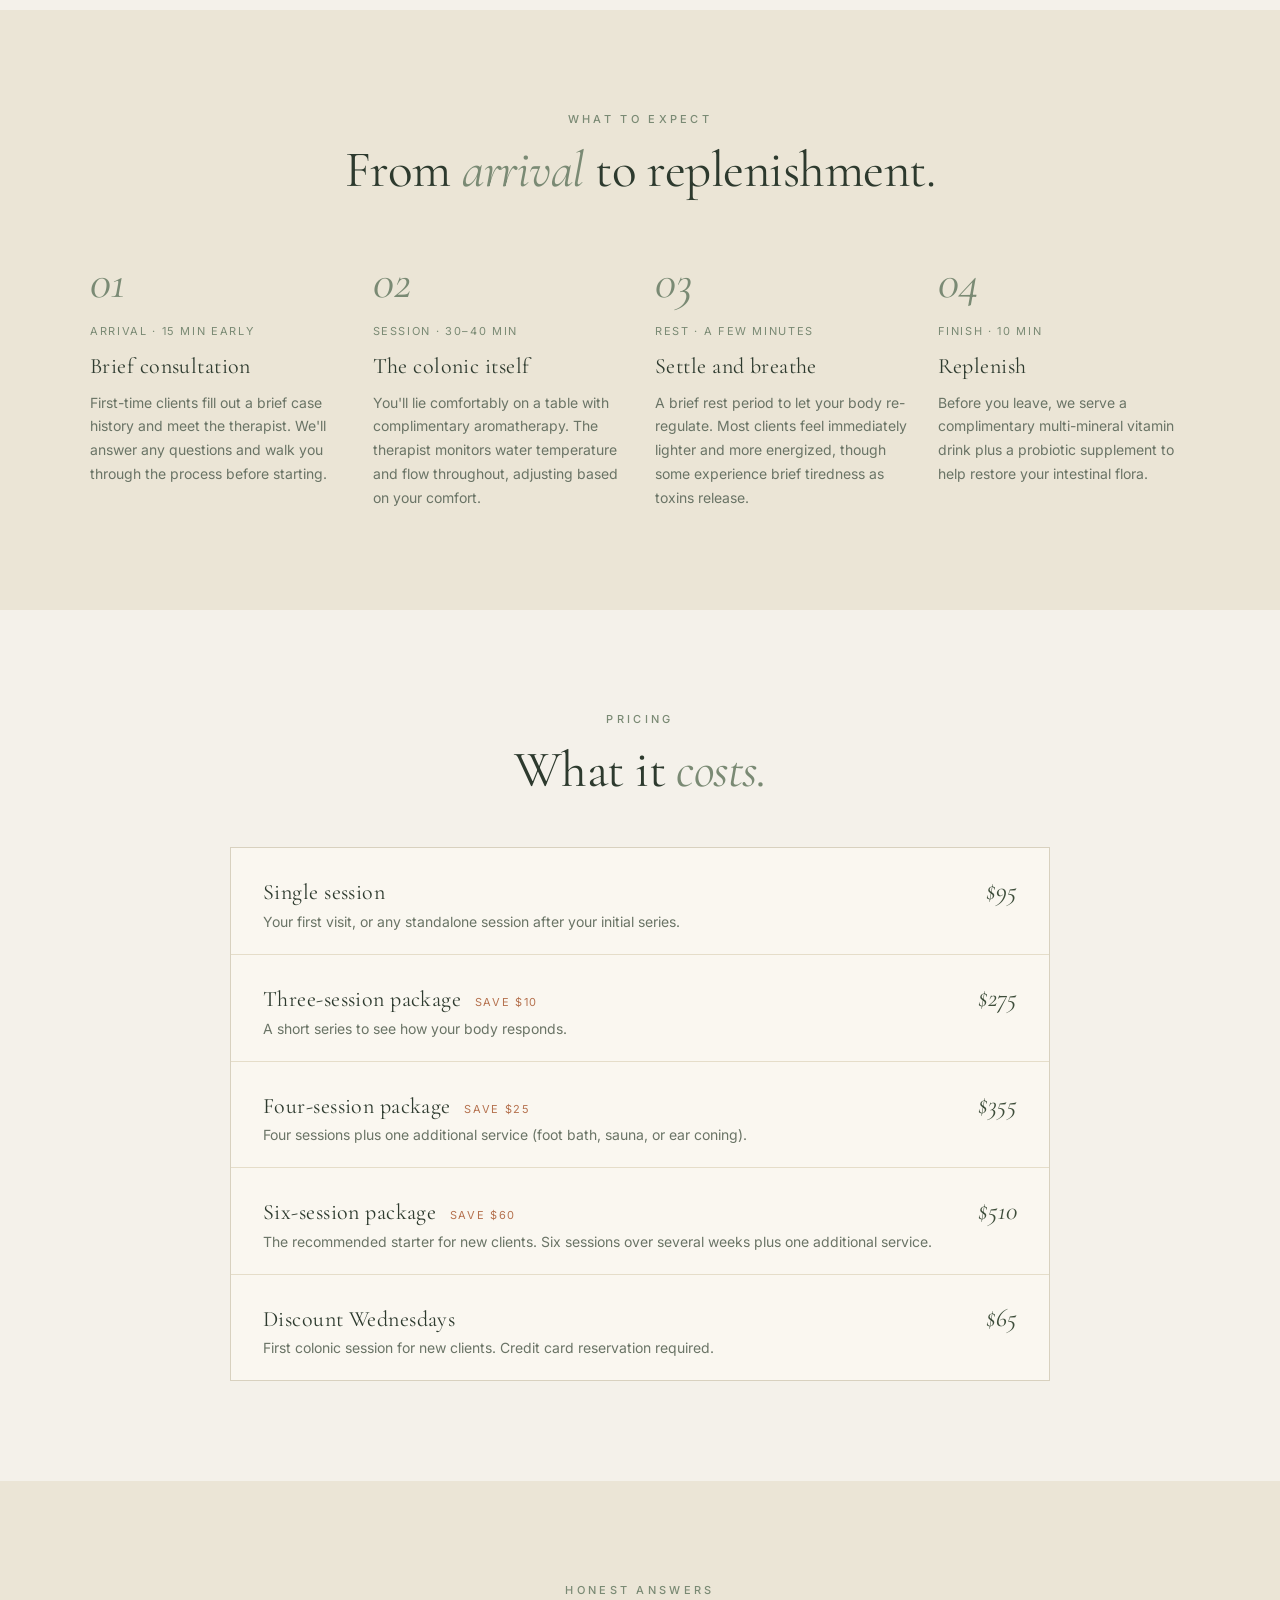
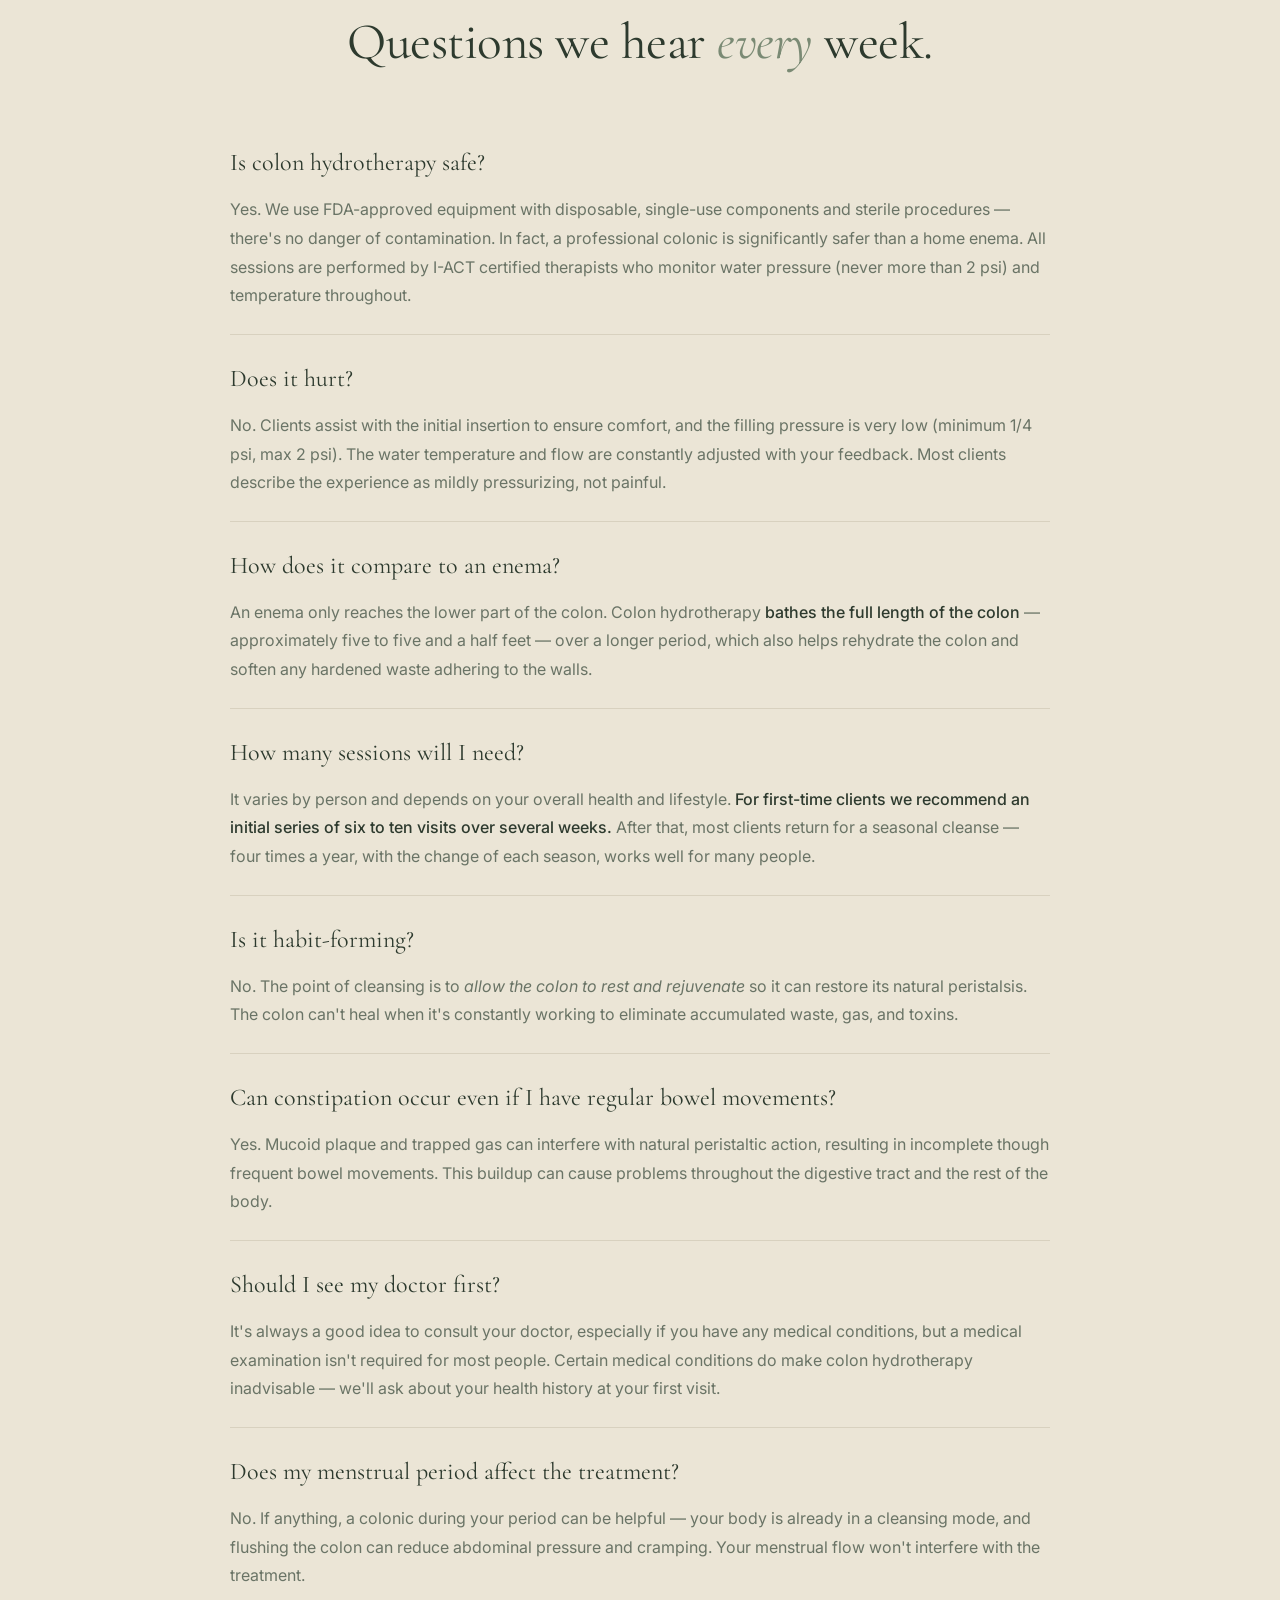
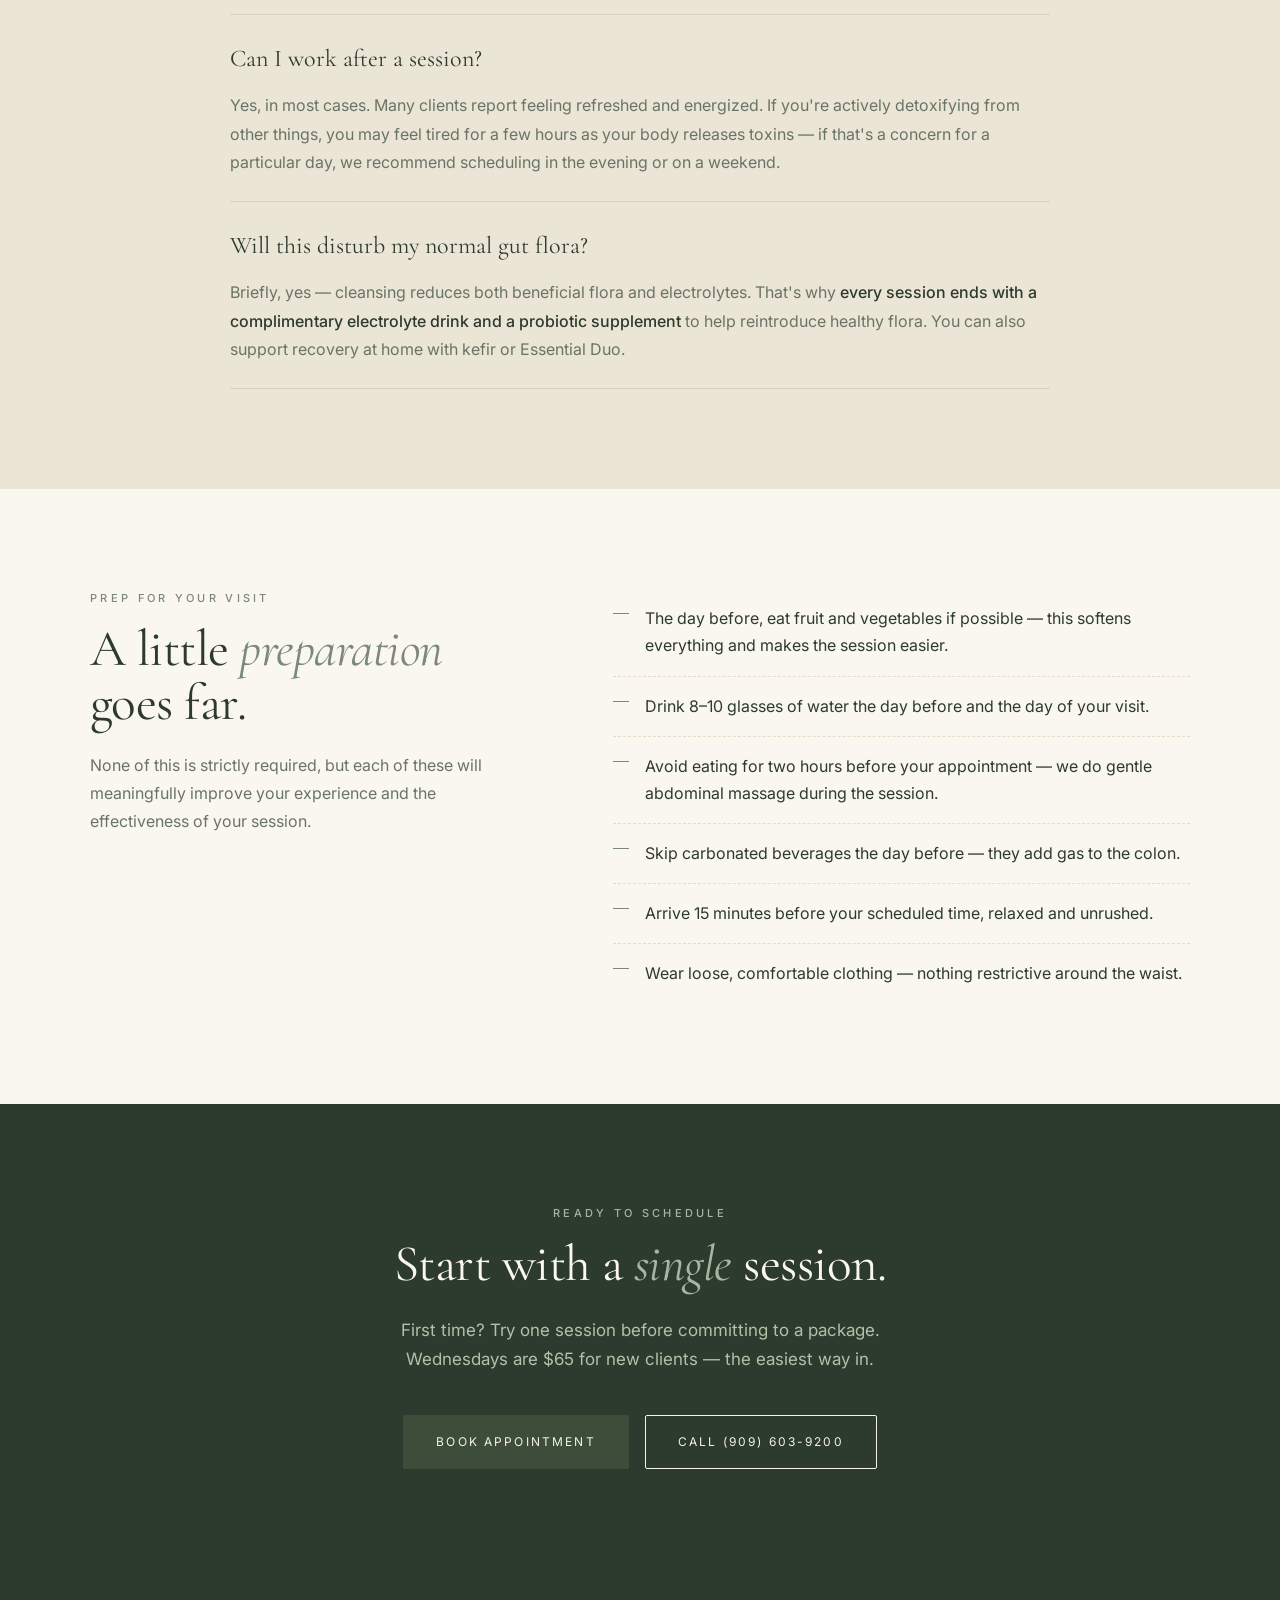
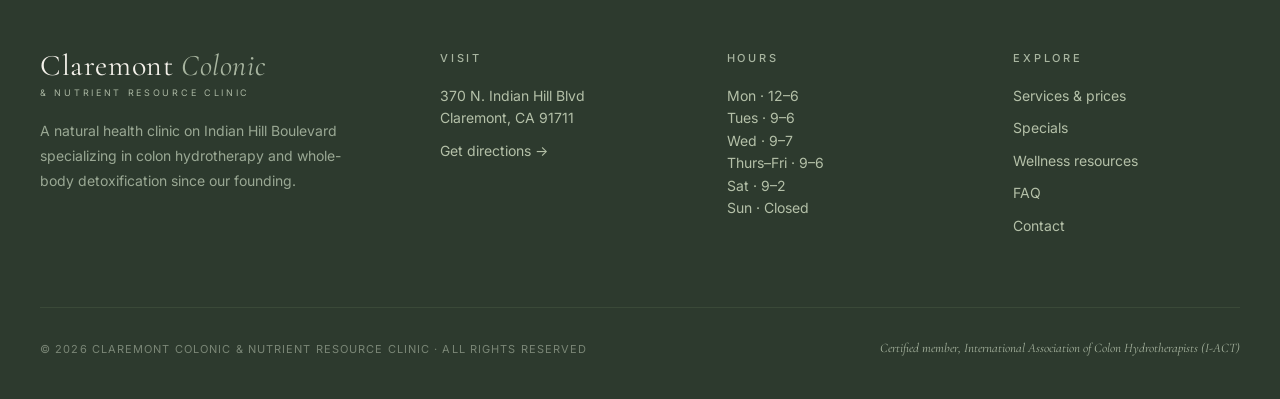
<file: service-colonics.html>
<!DOCTYPE html>
<html lang="en">
<head>
<meta charset="UTF-8">
<meta name="viewport" content="width=device-width, initial-scale=1.0">
<title>Colon Hydrotherapy · Claremont Colonic & Nutrient Resource Clinic</title>
<meta name="description" content="Colon hydrotherapy with I-ACT certified therapists in Claremont Village. Closed-system, triple-filtered, 100% odorless. From $95.">
<link href="https://fonts.googleapis.com/css2?family=Cormorant+Garamond:ital,wght@0,400;0,500;1,400&family=Inter:wght@300;400;500&display=swap" rel="stylesheet">
<link rel="stylesheet" href="shared.css">
<style>
  .svc-hero {
    padding: 40px 40px 80px;
    background: var(--cream-light);
  }
  .svc-hero-grid {
    display: grid;
    grid-template-columns: 1fr 1fr;
    gap: 80px;
    align-items: center;
    max-width: 1300px;
    margin: 0 auto;
  }
  .breadcrumb {
    font-size: 12px;
    letter-spacing: 0.15em;
    text-transform: uppercase;
    color: var(--sage-deep);
    margin-bottom: 20px;
  }
  .breadcrumb a { color: var(--sage-deep); text-decoration: none; }
  .breadcrumb a:hover { color: var(--forest); }
  .svc-hero h1 {
    font-size: clamp(44px, 5.5vw, 72px);
    line-height: 0.98;
    margin-bottom: 20px;
  }
  .svc-hero h1 em { font-style: italic; color: var(--sage-deep); }
  .svc-hero .lead {
    font-size: 18px;
    line-height: 1.75;
    color: var(--muted);
    margin-bottom: 30px;
    max-width: 460px;
  }
  .svc-hero-meta {
    display: flex;
    gap: 40px;
    padding: 24px 0;
    border-top: 1px solid var(--border);
    border-bottom: 1px solid var(--border);
    margin: 30px 0;
  }
  .svc-hero-meta .item .label {
    font-size: 10px;
    letter-spacing: 0.2em;
    text-transform: uppercase;
    color: var(--sage-deep);
    margin-bottom: 4px;
  }
  .svc-hero-meta .item .val {
    font-family: 'Cormorant Garamond', serif;
    font-size: 20px;
    color: var(--forest-dark);
    font-style: italic;
  }
  .svc-hero-img { aspect-ratio: 4/5; border-radius: 2px; }

  /* Overview */
  .overview { background: var(--cream); }
  .overview-grid {
    display: grid;
    grid-template-columns: 1fr 1.5fr;
    gap: 80px;
    max-width: 1100px;
    margin: 0 auto;
  }
  .overview h2 { margin-bottom: 20px; }
  .overview h2 em { font-style: italic; color: var(--sage-deep); }
  .overview-right p {
    font-size: 17px;
    line-height: 1.85;
    margin-bottom: 20px;
    color: var(--ink);
  }
  .overview-right p.muted { color: var(--muted); }
  .overview-right strong { color: var(--forest-dark); font-weight: 500; }

  /* How it works — process */
  .process { background: var(--cream-deep); }
  .process-head { text-align: center; max-width: 640px; margin: 0 auto 60px; }
  .process-head h2 em { font-style: italic; color: var(--sage-deep); }
  .process-steps {
    display: grid;
    grid-template-columns: repeat(4, 1fr);
    gap: 30px;
    max-width: 1100px;
    margin: 0 auto;
  }
  .process-step .num {
    font-family: 'Cormorant Garamond', serif;
    font-style: italic;
    font-size: 48px;
    color: var(--sage-deep);
    line-height: 1;
    margin-bottom: 16px;
    display: block;
  }
  .process-step h4 {
    font-family: 'Cormorant Garamond', serif;
    font-size: 22px;
    font-weight: 400;
    margin-bottom: 10px;
    color: var(--forest-dark);
  }
  .process-step .time {
    font-size: 11px;
    letter-spacing: 0.15em;
    text-transform: uppercase;
    color: var(--sage-deep);
    margin-bottom: 12px;
  }
  .process-step p {
    font-size: 14px;
    line-height: 1.7;
    color: var(--muted);
  }

  /* Pricing */
  .price-block { background: var(--cream); }
  .price-head { text-align: center; max-width: 640px; margin: 0 auto 50px; }
  .price-head h2 em { font-style: italic; color: var(--sage-deep); }
  .price-table {
    max-width: 820px;
    margin: 0 auto;
    background: var(--cream-light);
    border: 1px solid var(--border);
  }
  .p-row {
    display: grid;
    grid-template-columns: 1fr auto;
    gap: 30px;
    padding: 22px 32px;
    border-bottom: 1px solid var(--border-light);
    align-items: baseline;
  }
  .p-row:last-child { border-bottom: none; }
  .p-row h4 {
    font-family: 'Cormorant Garamond', serif;
    font-size: 22px;
    font-weight: 400;
    color: var(--forest-dark);
    margin-bottom: 4px;
  }
  .p-row p {
    font-size: 14px;
    color: var(--muted);
    line-height: 1.5;
  }
  .p-row .price {
    font-family: 'Cormorant Garamond', serif;
    font-size: 26px;
    color: var(--forest);
    font-style: italic;
    white-space: nowrap;
  }
  .p-row .savings {
    display: inline-block;
    margin-left: 8px;
    font-size: 11px;
    letter-spacing: 0.15em;
    color: var(--terracotta);
    text-transform: uppercase;
    font-family: 'Inter', sans-serif;
  }

  /* FAQ */
  .svc-faq { background: var(--cream-deep); }
  .faq-head { text-align: center; margin-bottom: 50px; }
  .faq-head h2 em { font-style: italic; color: var(--sage-deep); }
  .faq-list { max-width: 820px; margin: 0 auto; }
  .faq-item { border-bottom: 1px solid var(--border); padding: 24px 0; }
  .faq-q {
    font-family: 'Cormorant Garamond', serif;
    font-size: 24px;
    color: var(--forest-dark);
    margin-bottom: 12px;
  }
  .faq-a {
    font-size: 16px;
    line-height: 1.8;
    color: var(--muted);
  }
  .faq-a strong { color: var(--forest-dark); font-weight: 500; }

  /* Prep block */
  .prep {
    background: var(--cream-light);
  }
  .prep-grid {
    display: grid;
    grid-template-columns: 1fr 1.3fr;
    gap: 80px;
    max-width: 1100px;
    margin: 0 auto;
  }
  .prep h2 em { font-style: italic; color: var(--sage-deep); }
  .prep-list {
    list-style: none;
    padding: 0;
  }
  .prep-list li {
    padding: 16px 0;
    border-bottom: 1px dashed var(--border-light);
    font-size: 16px;
    line-height: 1.7;
    color: var(--ink);
    padding-left: 32px;
    position: relative;
  }
  .prep-list li:last-child { border-bottom: none; }
  .prep-list li::before {
    content: '';
    position: absolute;
    left: 0;
    top: 24px;
    width: 16px;
    height: 1px;
    background: var(--sage-deep);
  }

  /* CTA */
  .svc-cta { background: var(--forest-dark); color: var(--cream); text-align: center; padding: 100px 40px; }
  .svc-cta .eyebrow { color: var(--sage); }
  .svc-cta h2 { color: var(--cream-light); margin-bottom: 24px; }
  .svc-cta h2 em { color: var(--sage); font-style: italic; }
  .svc-cta p { color: #b4c0a8; max-width: 520px; margin: 0 auto 40px; font-size: 17px; line-height: 1.75; }

  @media (max-width: 900px) {
    .svc-hero-grid, .overview-grid, .prep-grid { grid-template-columns: 1fr; gap: 40px; }
    .process-steps { grid-template-columns: 1fr 1fr; gap: 40px; }
    .p-row { grid-template-columns: 1fr; }
    .p-row .price { margin-top: 8px; }
  }
</style>
</head>
<body data-page="service">

<div id="site-header"></div>

<!-- HERO -->
<section class="svc-hero">
  <div class="svc-hero-grid">
    <div>
      <div class="breadcrumb"><a href="services.html">Services</a> · Colon Hydrotherapy</div>
      <h1>Colon <em>Hydrotherapy.</em></h1>
      <p class="lead">A safe, effective method of cleansing the large intestine through gentle flushing with warm filtered water. No drugs, no chemicals, no odor.</p>
      <div class="svc-hero-meta">
        <div class="item">
          <div class="label">First visit</div>
          <div class="val">~1 hour</div>
        </div>
        <div class="item">
          <div class="label">Return visits</div>
          <div class="val">~50 minutes</div>
        </div>
        <div class="item">
          <div class="label">Starting at</div>
          <div class="val">$95</div>
        </div>
      </div>
      <a href="#" class="cta cta-primary">Book Appointment</a>
    </div>
    <div class="svc-hero-img img-slot clean-linen"></div>
  </div>
</section>

<!-- OVERVIEW -->
<section class="overview">
  <div class="overview-grid">
    <div>
      <div class="eyebrow">What it is</div>
      <h2>Warm water. <em>Gently</em> flushed. Full colon.</h2>
    </div>
    <div class="overview-right">
      <p>Colon hydrotherapy — also called colon lavage or a colonic — is a <strong>safe, drug-free method</strong> of removing waste from the large intestine through repeated, gentle flushing with warm filtered water.</p>
      <p class="muted">During a session, you lie comfortably on a table. Warm water flows in through a small, disposable speculum and returns out through a separate waste tube that carries away impacted feces, mucus, and toxins. You'll see the waste pass through a special viewing window — the entire system is closed and <strong>completely odorless</strong>.</p>
      <p class="muted">We use state-of-the-art FDA-approved equipment with a triple-filtration system — carbon and UV filters, plus fully disposable tubing. Every session is monitored from start to finish by a therapist certified by the International Association of Colon Hydrotherapists (I-ACT), using a slow-fill technique for maximum comfort.</p>
    </div>
  </div>
</section>

<!-- PROCESS -->
<section class="process">
  <div class="process-head">
    <div class="eyebrow">What to expect</div>
    <h2>From <em>arrival</em> to replenishment.</h2>
  </div>
  <div class="process-steps">
    <div class="process-step">
      <span class="num">01</span>
      <div class="time">Arrival · 15 min early</div>
      <h4>Brief consultation</h4>
      <p>First-time clients fill out a brief case history and meet the therapist. We'll answer any questions and walk you through the process before starting.</p>
    </div>
    <div class="process-step">
      <span class="num">02</span>
      <div class="time">Session · 30–40 min</div>
      <h4>The colonic itself</h4>
      <p>You'll lie comfortably on a table with complimentary aromatherapy. The therapist monitors water temperature and flow throughout, adjusting based on your comfort.</p>
    </div>
    <div class="process-step">
      <span class="num">03</span>
      <div class="time">Rest · A few minutes</div>
      <h4>Settle and breathe</h4>
      <p>A brief rest period to let your body re-regulate. Most clients feel immediately lighter and more energized, though some experience brief tiredness as toxins release.</p>
    </div>
    <div class="process-step">
      <span class="num">04</span>
      <div class="time">Finish · 10 min</div>
      <h4>Replenish</h4>
      <p>Before you leave, we serve a complimentary multi-mineral vitamin drink plus a probiotic supplement to help restore your intestinal flora.</p>
    </div>
  </div>
</section>

<!-- PRICING -->
<section class="price-block">
  <div class="price-head">
    <div class="eyebrow">Pricing</div>
    <h2>What it <em>costs.</em></h2>
  </div>
  <div class="price-table">
    <div class="p-row">
      <div>
        <h4>Single session</h4>
        <p>Your first visit, or any standalone session after your initial series.</p>
      </div>
      <div class="price">$95</div>
    </div>
    <div class="p-row">
      <div>
        <h4>Three-session package <span class="savings">Save $10</span></h4>
        <p>A short series to see how your body responds.</p>
      </div>
      <div class="price">$275</div>
    </div>
    <div class="p-row">
      <div>
        <h4>Four-session package <span class="savings">Save $25</span></h4>
        <p>Four sessions plus one additional service (foot bath, sauna, or ear coning).</p>
      </div>
      <div class="price">$355</div>
    </div>
    <div class="p-row">
      <div>
        <h4>Six-session package <span class="savings">Save $60</span></h4>
        <p>The recommended starter for new clients. Six sessions over several weeks plus one additional service.</p>
      </div>
      <div class="price">$510</div>
    </div>
    <div class="p-row">
      <div>
        <h4>Discount Wednesdays</h4>
        <p>First colonic session for new clients. Credit card reservation required.</p>
      </div>
      <div class="price">$65</div>
    </div>
  </div>
</section>

<!-- FAQ — uses real Q&A from existing site -->
<section class="svc-faq">
  <div class="faq-head">
    <div class="eyebrow">Honest answers</div>
    <h2>Questions we hear <em>every</em> week.</h2>
  </div>
  <div class="faq-list">
    <div class="faq-item">
      <div class="faq-q">Is colon hydrotherapy safe?</div>
      <div class="faq-a">Yes. We use FDA-approved equipment with disposable, single-use components and sterile procedures — there's no danger of contamination. In fact, a professional colonic is significantly safer than a home enema. All sessions are performed by I-ACT certified therapists who monitor water pressure (never more than 2 psi) and temperature throughout.</div>
    </div>
    <div class="faq-item">
      <div class="faq-q">Does it hurt?</div>
      <div class="faq-a">No. Clients assist with the initial insertion to ensure comfort, and the filling pressure is very low (minimum 1/4 psi, max 2 psi). The water temperature and flow are constantly adjusted with your feedback. Most clients describe the experience as mildly pressurizing, not painful.</div>
    </div>
    <div class="faq-item">
      <div class="faq-q">How does it compare to an enema?</div>
      <div class="faq-a">An enema only reaches the lower part of the colon. Colon hydrotherapy <strong>bathes the full length of the colon</strong> — approximately five to five and a half feet — over a longer period, which also helps rehydrate the colon and soften any hardened waste adhering to the walls.</div>
    </div>
    <div class="faq-item">
      <div class="faq-q">How many sessions will I need?</div>
      <div class="faq-a">It varies by person and depends on your overall health and lifestyle. <strong>For first-time clients we recommend an initial series of six to ten visits over several weeks.</strong> After that, most clients return for a seasonal cleanse — four times a year, with the change of each season, works well for many people.</div>
    </div>
    <div class="faq-item">
      <div class="faq-q">Is it habit-forming?</div>
      <div class="faq-a">No. The point of cleansing is to <em>allow the colon to rest and rejuvenate</em> so it can restore its natural peristalsis. The colon can't heal when it's constantly working to eliminate accumulated waste, gas, and toxins.</div>
    </div>
    <div class="faq-item">
      <div class="faq-q">Can constipation occur even if I have regular bowel movements?</div>
      <div class="faq-a">Yes. Mucoid plaque and trapped gas can interfere with natural peristaltic action, resulting in incomplete though frequent bowel movements. This buildup can cause problems throughout the digestive tract and the rest of the body.</div>
    </div>
    <div class="faq-item">
      <div class="faq-q">Should I see my doctor first?</div>
      <div class="faq-a">It's always a good idea to consult your doctor, especially if you have any medical conditions, but a medical examination isn't required for most people. Certain medical conditions do make colon hydrotherapy inadvisable — we'll ask about your health history at your first visit.</div>
    </div>
    <div class="faq-item">
      <div class="faq-q">Does my menstrual period affect the treatment?</div>
      <div class="faq-a">No. If anything, a colonic during your period can be helpful — your body is already in a cleansing mode, and flushing the colon can reduce abdominal pressure and cramping. Your menstrual flow won't interfere with the treatment.</div>
    </div>
    <div class="faq-item">
      <div class="faq-q">Can I work after a session?</div>
      <div class="faq-a">Yes, in most cases. Many clients report feeling refreshed and energized. If you're actively detoxifying from other things, you may feel tired for a few hours as your body releases toxins — if that's a concern for a particular day, we recommend scheduling in the evening or on a weekend.</div>
    </div>
    <div class="faq-item">
      <div class="faq-q">Will this disturb my normal gut flora?</div>
      <div class="faq-a">Briefly, yes — cleansing reduces both beneficial flora and electrolytes. That's why <strong>every session ends with a complimentary electrolyte drink and a probiotic supplement</strong> to help reintroduce healthy flora. You can also support recovery at home with kefir or Essential Duo.</div>
    </div>
  </div>
</section>

<!-- PREP -->
<section class="prep">
  <div class="prep-grid">
    <div>
      <div class="eyebrow">Prep for your visit</div>
      <h2>A little <em>preparation</em> goes far.</h2>
      <p style="color: var(--muted); font-size: 16px; line-height: 1.75; margin-top: 20px;">None of this is strictly required, but each of these will meaningfully improve your experience and the effectiveness of your session.</p>
    </div>
    <ul class="prep-list">
      <li>The day before, eat fruit and vegetables if possible — this softens everything and makes the session easier.</li>
      <li>Drink 8–10 glasses of water the day before and the day of your visit.</li>
      <li>Avoid eating for two hours before your appointment — we do gentle abdominal massage during the session.</li>
      <li>Skip carbonated beverages the day before — they add gas to the colon.</li>
      <li>Arrive 15 minutes before your scheduled time, relaxed and unrushed.</li>
      <li>Wear loose, comfortable clothing — nothing restrictive around the waist.</li>
    </ul>
  </div>
</section>

<!-- CTA -->
<section class="svc-cta">
  <div class="container-narrow">
    <div class="eyebrow">Ready to schedule</div>
    <h2>Start with a <em>single</em> session.</h2>
    <p>First time? Try one session before committing to a package. Wednesdays are $65 for new clients — the easiest way in.</p>
    <div style="display: flex; gap: 16px; justify-content: center; flex-wrap: wrap;">
      <a href="#" class="cta cta-primary">Book Appointment</a>
      <a href="tel:9096039200" class="cta cta-outline" style="color: var(--cream); border-color: var(--cream);">Call (909) 603-9200</a>
    </div>
  </div>
</section>

<div id="site-footer"></div>
<script src="shared.js"></script>
</body>
</html>
</file>
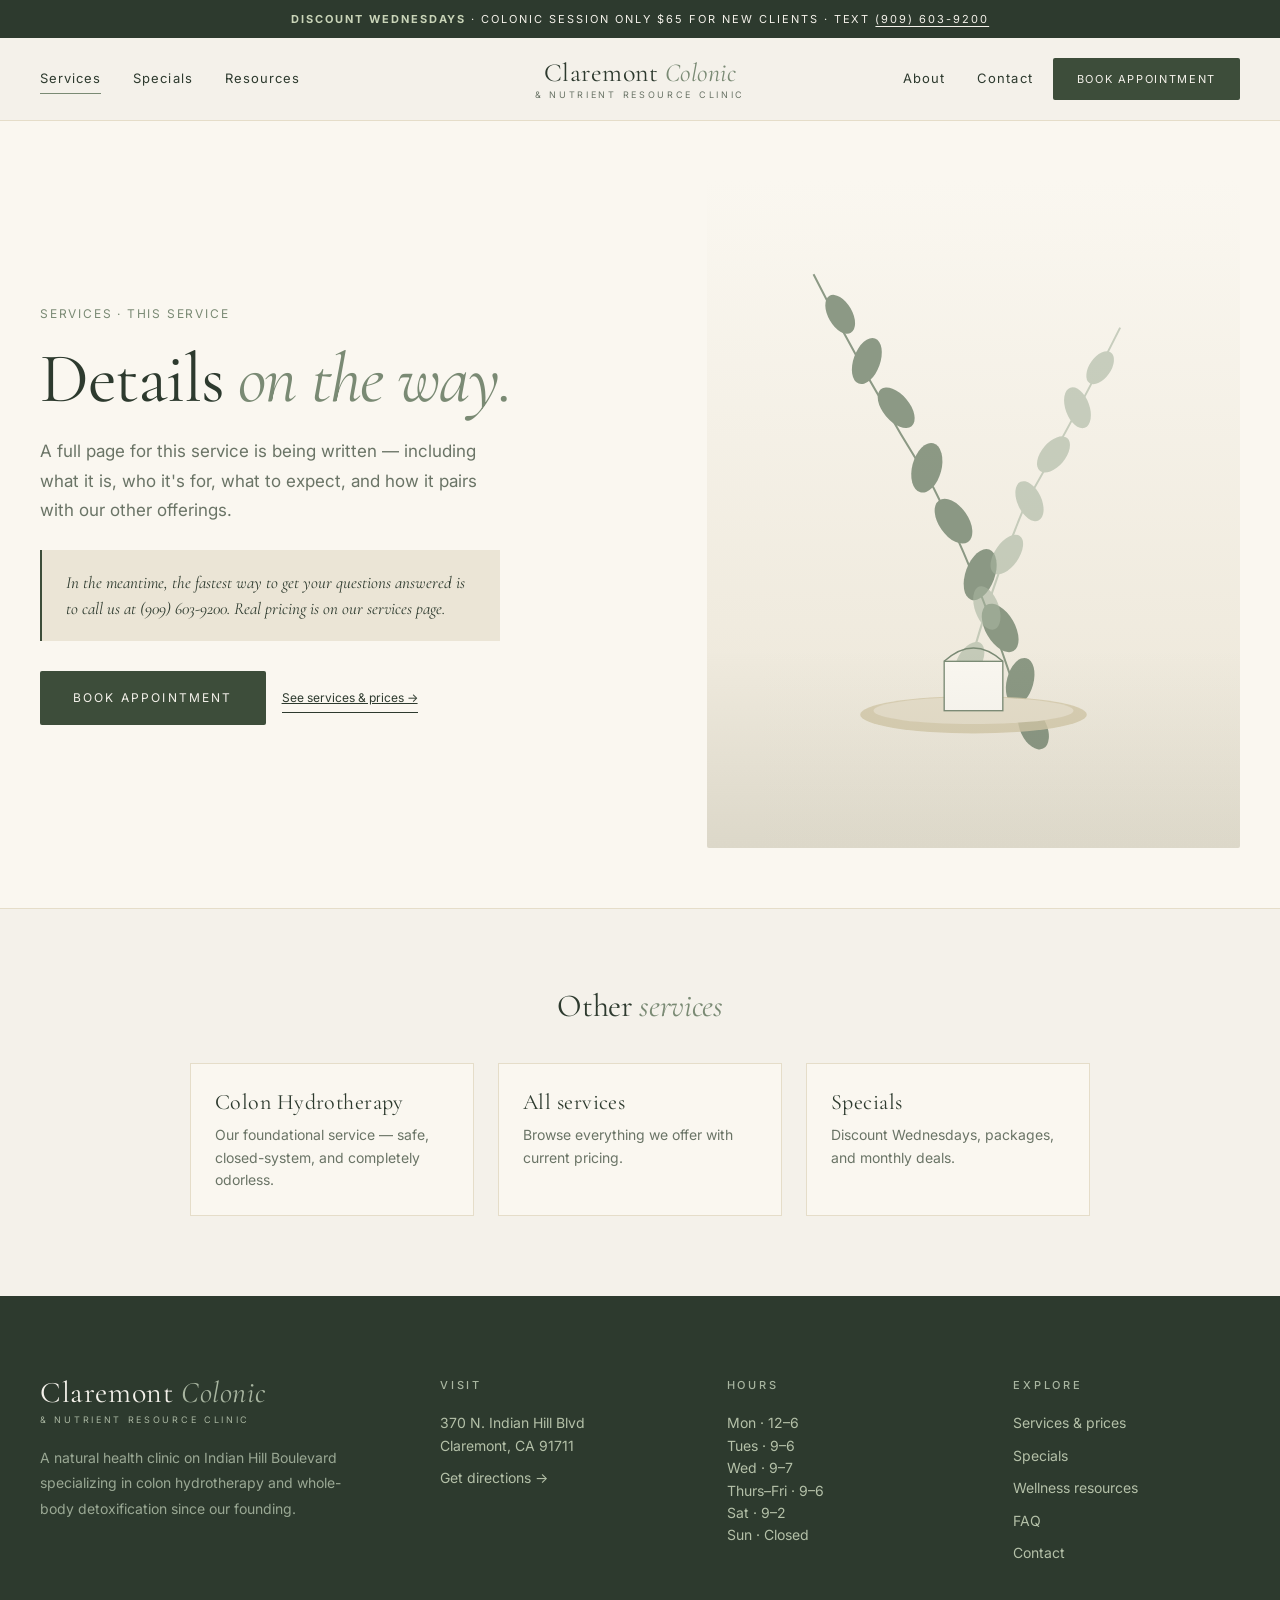
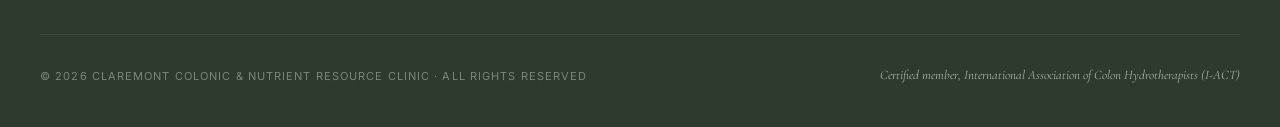
<file: service-stub.html>
<!DOCTYPE html>
<html lang="en">
<head>
<meta charset="UTF-8">
<meta name="viewport" content="width=device-width, initial-scale=1.0">
<title>Service Details · Claremont Colonic & Nutrient Resource Clinic</title>
<link href="https://fonts.googleapis.com/css2?family=Cormorant+Garamond:ital,wght@0,400;0,500;1,400&family=Inter:wght@300;400;500&display=swap" rel="stylesheet">
<link rel="stylesheet" href="shared.css">
<style>
  .stub-hero {
    min-height: 70vh;
    display: flex;
    align-items: center;
    padding: 60px 40px;
    background: var(--cream-light);
  }
  .stub-grid {
    display: grid;
    grid-template-columns: 1.1fr 1fr;
    gap: 80px;
    align-items: center;
    max-width: 1200px;
    margin: 0 auto;
    width: 100%;
  }
  .breadcrumb {
    font-size: 12px;
    letter-spacing: 0.15em;
    text-transform: uppercase;
    color: var(--sage-deep);
    margin-bottom: 20px;
  }
  .breadcrumb a { color: var(--sage-deep); text-decoration: none; }
  .stub-hero h1 {
    font-size: clamp(44px, 5.5vw, 72px);
    line-height: 0.98;
    margin-bottom: 24px;
  }
  .stub-hero h1 em { font-style: italic; color: var(--sage-deep); }
  .stub-hero p {
    font-size: 17px;
    line-height: 1.75;
    color: var(--muted);
    max-width: 460px;
    margin-bottom: 24px;
  }
  .stub-hero .note {
    padding: 20px 24px;
    background: var(--cream-deep);
    border-left: 2px solid var(--forest);
    font-family: 'Cormorant Garamond', serif;
    font-style: italic;
    font-size: 17px;
    color: var(--ink);
    max-width: 460px;
    margin-bottom: 30px;
    line-height: 1.5;
  }
  .stub-ctas { display: flex; gap: 16px; align-items: center; flex-wrap: wrap; }
  .stub-img { aspect-ratio: 4/5; border-radius: 2px; }

  .related {
    background: var(--cream);
    padding: 80px 40px;
    border-top: 1px solid var(--border-light);
  }
  .related h2 {
    font-size: 32px;
    text-align: center;
    margin-bottom: 40px;
  }
  .related h2 em { font-style: italic; color: var(--sage-deep); }
  .related-grid {
    display: grid;
    grid-template-columns: repeat(3, 1fr);
    gap: 24px;
    max-width: 900px;
    margin: 0 auto;
  }
  .related-card {
    text-decoration: none;
    color: inherit;
    padding: 24px;
    background: var(--cream-light);
    border: 1px solid var(--border-light);
    transition: all 0.2s;
  }
  .related-card:hover { background: var(--cream-deep); border-color: var(--sage); }
  .related-card h4 {
    font-family: 'Cormorant Garamond', serif;
    font-size: 22px;
    font-weight: 400;
    color: var(--forest-dark);
    margin-bottom: 8px;
  }
  .related-card p {
    font-size: 14px;
    color: var(--muted);
    line-height: 1.6;
  }

  @media (max-width: 900px) {
    .stub-grid { grid-template-columns: 1fr; gap: 40px; }
    .related-grid { grid-template-columns: 1fr; }
  }
</style>
</head>
<body data-page="service">

<div id="site-header"></div>

<section class="stub-hero">
  <div class="stub-grid">
    <div>
      <div class="breadcrumb"><a href="services.html">Services</a> · This service</div>
      <h1>Details <em>on the way.</em></h1>
      <p>A full page for this service is being written — including what it is, who it's for, what to expect, and how it pairs with our other offerings.</p>
      <div class="note">
        In the meantime, the fastest way to get your questions answered is to call us at (909) 603-9200. Real pricing is on our services page.
      </div>
      <div class="stub-ctas">
        <a href="#" class="cta cta-primary">Book Appointment</a>
        <a href="services.html" class="cta-ghost">See services & prices →</a>
      </div>
    </div>
    <div class="stub-img img-slot clean-linen"></div>
  </div>
</section>

<section class="related">
  <h2>Other <em>services</em></h2>
  <div class="related-grid">
    <a href="service-colonics.html" class="related-card">
      <h4>Colon Hydrotherapy</h4>
      <p>Our foundational service — safe, closed-system, and completely odorless.</p>
    </a>
    <a href="services.html" class="related-card">
      <h4>All services</h4>
      <p>Browse everything we offer with current pricing.</p>
    </a>
    <a href="specials.html" class="related-card">
      <h4>Specials</h4>
      <p>Discount Wednesdays, packages, and monthly deals.</p>
    </a>
  </div>
</section>

<div id="site-footer"></div>
<script src="shared.js"></script>
</body>
</html>
</file>
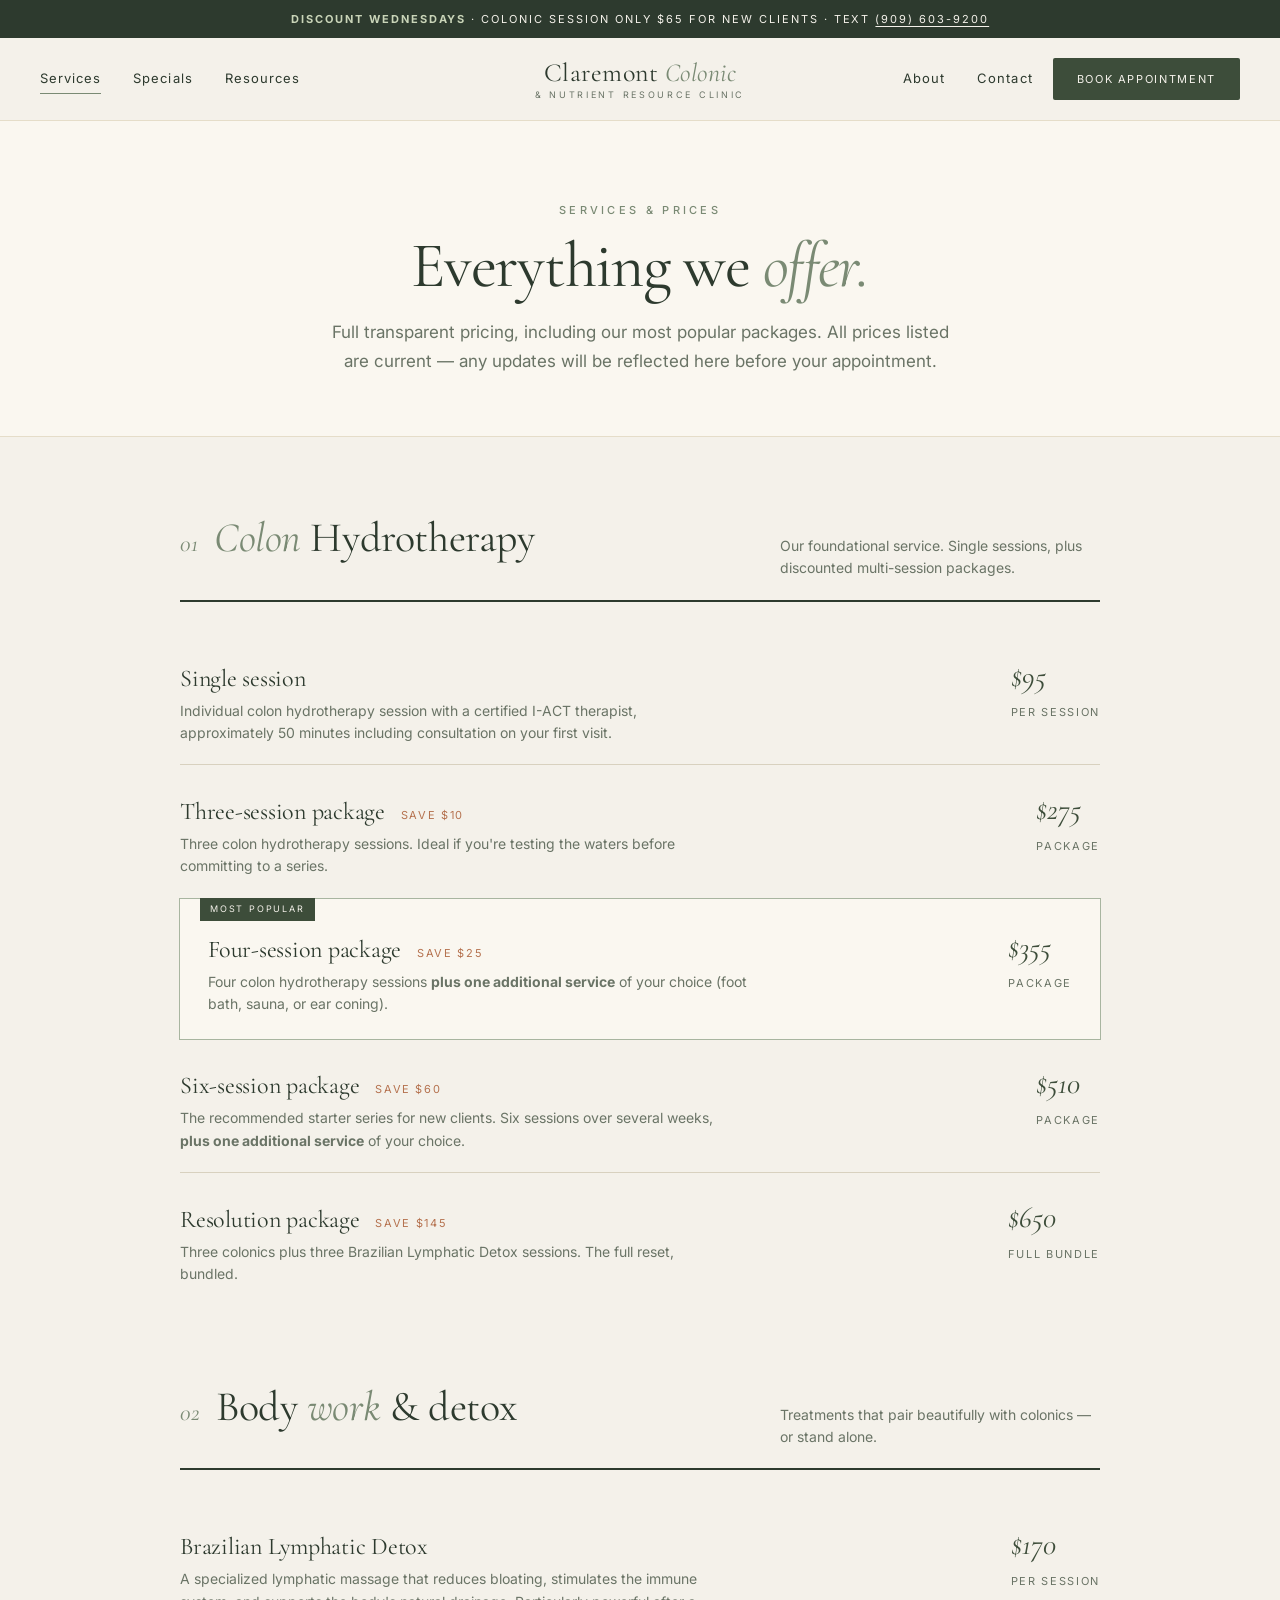
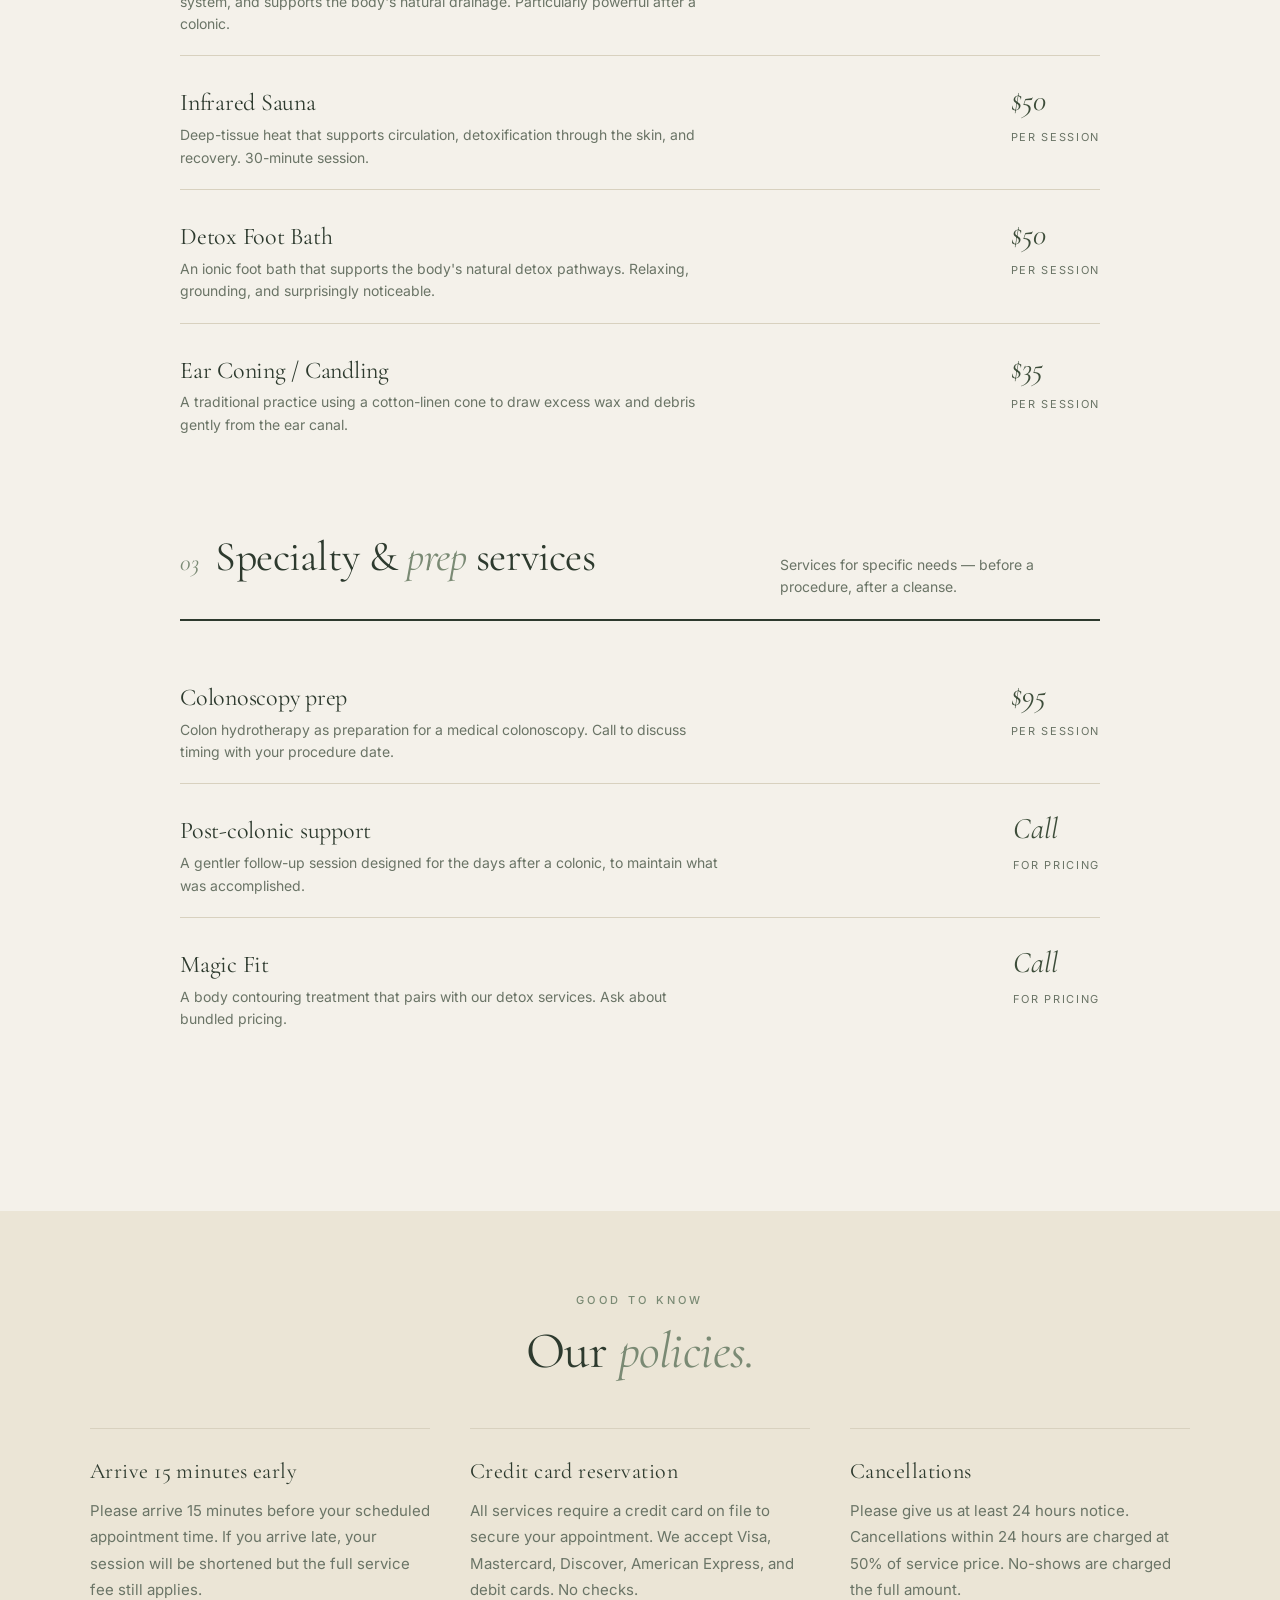
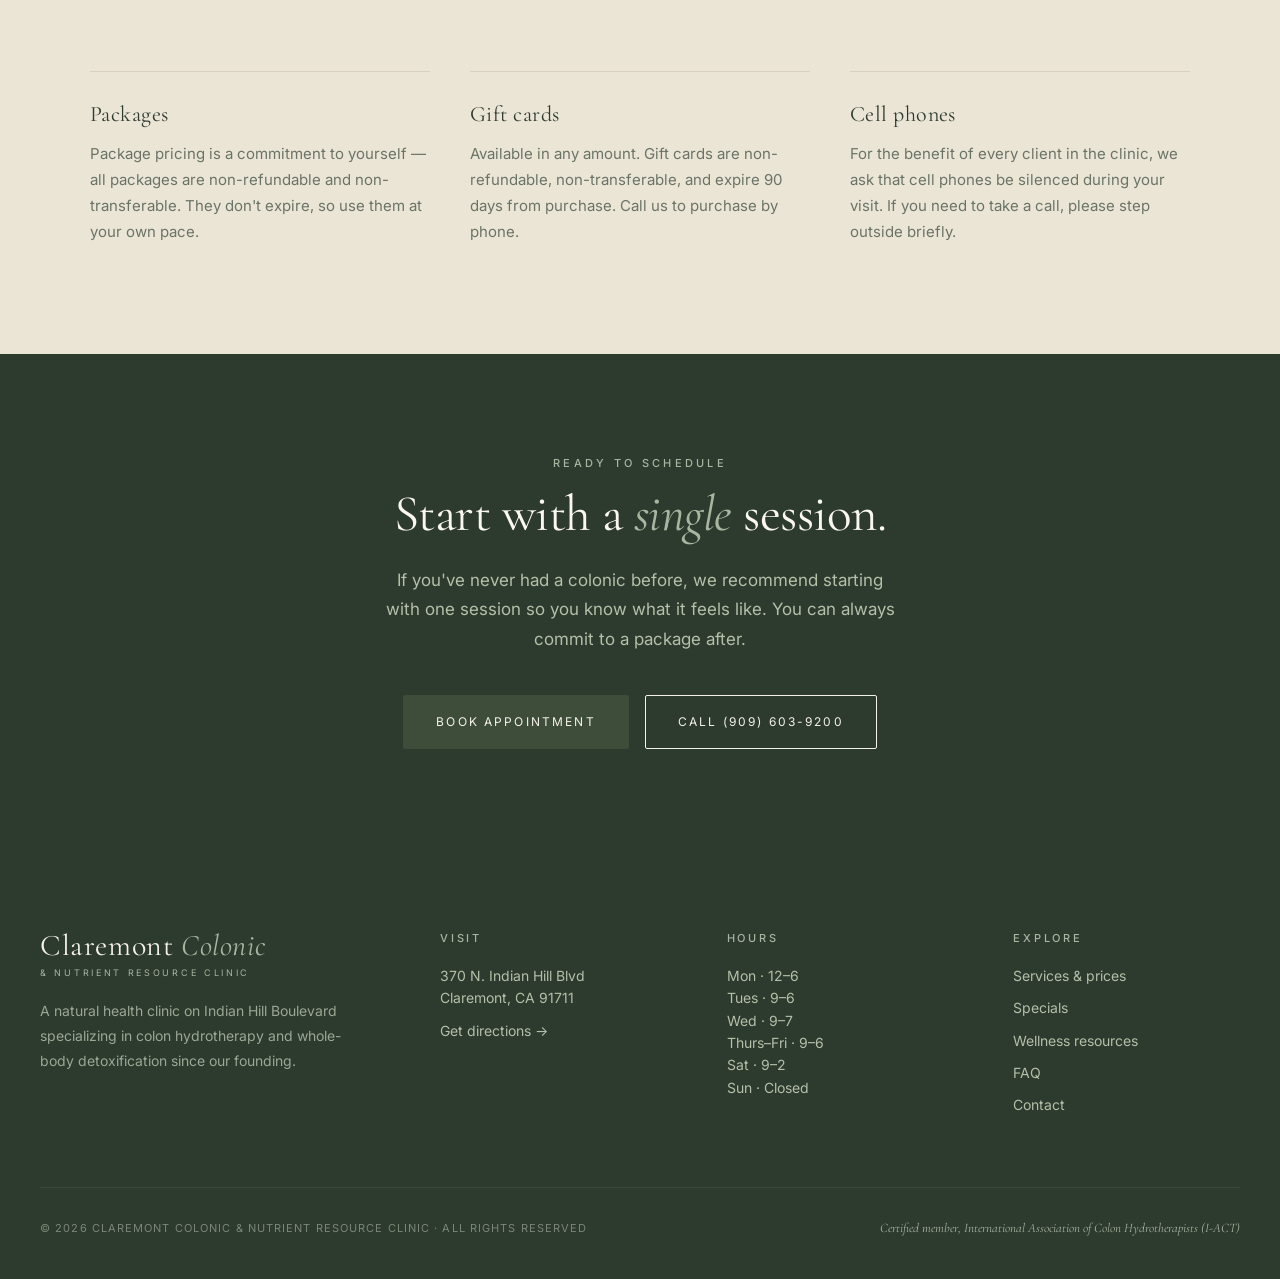
<file: services.html>
<!DOCTYPE html>
<html lang="en">
<head>
<meta charset="UTF-8">
<meta name="viewport" content="width=device-width, initial-scale=1.0">
<title>Services & Prices · Claremont Colonic & Nutrient Resource Clinic</title>
<meta name="description" content="Colon hydrotherapy, Brazilian lymphatic detox, infrared sauna, detox foot bath, and ear coning. Transparent pricing, packages available.">
<link href="https://fonts.googleapis.com/css2?family=Cormorant+Garamond:ital,wght@0,400;0,500;1,400&family=Inter:wght@300;400;500&display=swap" rel="stylesheet">
<link rel="stylesheet" href="shared.css">
<style>
  /* Pricing table */
  .price-section {
    background: var(--cream);
    padding: 80px 40px;
  }
  .price-group {
    max-width: 920px;
    margin: 0 auto 80px;
  }
  .price-group-head {
    display: flex;
    align-items: baseline;
    gap: 16px;
    margin-bottom: 30px;
    padding-bottom: 20px;
    border-bottom: 2px solid var(--forest-dark);
  }
  .price-group-head .num {
    font-family: 'Cormorant Garamond', serif;
    font-style: italic;
    font-size: 24px;
    color: var(--sage-deep);
  }
  .price-group-head h2 {
    font-family: 'Cormorant Garamond', serif;
    font-size: 42px;
    line-height: 1;
    font-weight: 400;
  }
  .price-group-head h2 em { font-style: italic; color: var(--sage-deep); }
  .price-group-head .desc {
    margin-left: auto;
    font-size: 14px;
    color: var(--muted);
    max-width: 320px;
    line-height: 1.6;
  }
  .price-row {
    display: grid;
    grid-template-columns: 1fr auto;
    gap: 30px;
    padding: 20px 0;
    border-bottom: 1px solid var(--border);
    align-items: baseline;
  }
  .price-row:last-child { border-bottom: none; }
  .price-row h3 {
    font-family: 'Cormorant Garamond', serif;
    font-size: 24px;
    font-weight: 400;
    margin-bottom: 6px;
    color: var(--forest-dark);
  }
  .price-row p {
    font-size: 14px;
    color: var(--muted);
    line-height: 1.6;
    max-width: 540px;
  }
  .price-row .savings {
    display: inline-block;
    margin-left: 10px;
    font-size: 11px;
    letter-spacing: 0.15em;
    color: var(--terracotta);
    text-transform: uppercase;
    font-family: 'Inter', sans-serif;
  }
  .price-row .amt {
    font-family: 'Cormorant Garamond', serif;
    font-size: 30px;
    color: var(--forest);
    font-style: italic;
    white-space: nowrap;
  }
  .price-row .amt-sub {
    display: block;
    font-family: 'Inter', sans-serif;
    font-size: 11px;
    letter-spacing: 0.15em;
    color: var(--muted);
    text-transform: uppercase;
    font-style: normal;
    margin-top: 2px;
    text-align: right;
  }
  .featured-row {
    background: var(--cream-light);
    padding: 24px 28px;
    border: 1px solid var(--sage);
    margin: -1px;
    position: relative;
  }
  .featured-row::before {
    content: 'Most popular';
    position: absolute;
    top: -1px;
    left: 20px;
    background: var(--forest);
    color: var(--cream);
    padding: 4px 10px;
    font-size: 9px;
    letter-spacing: 0.2em;
    text-transform: uppercase;
  }

  /* Policies section */
  .policies {
    background: var(--cream-deep);
    padding: 80px 40px;
  }
  .policies-head {
    text-align: center;
    max-width: 560px;
    margin: 0 auto 50px;
  }
  .policies-head h2 em { font-style: italic; color: var(--sage-deep); }
  .policies-grid {
    display: grid;
    grid-template-columns: repeat(3, 1fr);
    gap: 40px;
    max-width: 1100px;
    margin: 0 auto;
  }
  .policy {
    padding: 28px 0;
    border-top: 1px solid var(--border);
  }
  .policy h4 {
    font-family: 'Cormorant Garamond', serif;
    font-size: 22px;
    font-weight: 400;
    margin-bottom: 12px;
    color: var(--forest-dark);
  }
  .policy p {
    font-size: 15px;
    line-height: 1.75;
    color: var(--muted);
  }

  /* CTA */
  .price-cta {
    background: var(--forest-dark);
    color: var(--cream);
    text-align: center;
    padding: 100px 40px;
  }
  .price-cta .eyebrow { color: var(--sage); }
  .price-cta h2 { color: var(--cream-light); margin-bottom: 24px; }
  .price-cta h2 em { color: var(--sage); font-style: italic; }
  .price-cta p { color: #b4c0a8; max-width: 520px; margin: 0 auto 40px; font-size: 17px; line-height: 1.75; }

  @media (max-width: 900px) {
    .price-group-head { flex-wrap: wrap; }
    .price-group-head .desc { margin-left: 0; margin-top: 8px; }
    .price-row { grid-template-columns: 1fr; }
    .price-row .amt { margin-top: 8px; }
    .price-row .amt-sub { text-align: left; }
    .policies-grid { grid-template-columns: 1fr; }
  }
</style>
</head>
<body data-page="services">

<div id="site-header"></div>

<div class="page-header">
  <div class="eyebrow">Services & Prices</div>
  <h1>Everything we <em>offer.</em></h1>
  <p>Full transparent pricing, including our most popular packages. All prices listed are current — any updates will be reflected here before your appointment.</p>
</div>

<section class="price-section">

  <!-- COLONICS -->
  <div class="price-group">
    <div class="price-group-head">
      <span class="num">01</span>
      <h2><em>Colon</em> Hydrotherapy</h2>
      <span class="desc">Our foundational service. Single sessions, plus discounted multi-session packages.</span>
    </div>
    <div class="price-row">
      <div>
        <h3>Single session</h3>
        <p>Individual colon hydrotherapy session with a certified I-ACT therapist, approximately 50 minutes including consultation on your first visit.</p>
      </div>
      <div class="amt">$95<span class="amt-sub">Per session</span></div>
    </div>
    <div class="price-row">
      <div>
        <h3>Three-session package <span class="savings">Save $10</span></h3>
        <p>Three colon hydrotherapy sessions. Ideal if you're testing the waters before committing to a series.</p>
      </div>
      <div class="amt">$275<span class="amt-sub">Package</span></div>
    </div>
    <div class="price-row featured-row">
      <div>
        <h3>Four-session package <span class="savings">Save $25</span></h3>
        <p>Four colon hydrotherapy sessions <strong>plus one additional service</strong> of your choice (foot bath, sauna, or ear coning).</p>
      </div>
      <div class="amt">$355<span class="amt-sub">Package</span></div>
    </div>
    <div class="price-row">
      <div>
        <h3>Six-session package <span class="savings">Save $60</span></h3>
        <p>The recommended starter series for new clients. Six sessions over several weeks, <strong>plus one additional service</strong> of your choice.</p>
      </div>
      <div class="amt">$510<span class="amt-sub">Package</span></div>
    </div>
    <div class="price-row">
      <div>
        <h3>Resolution package <span class="savings">Save $145</span></h3>
        <p>Three colonics plus three Brazilian Lymphatic Detox sessions. The full reset, bundled.</p>
      </div>
      <div class="amt">$650<span class="amt-sub">Full bundle</span></div>
    </div>
  </div>

  <!-- BODY WORK -->
  <div class="price-group">
    <div class="price-group-head">
      <span class="num">02</span>
      <h2>Body <em>work</em> & detox</h2>
      <span class="desc">Treatments that pair beautifully with colonics — or stand alone.</span>
    </div>
    <div class="price-row">
      <div>
        <h3>Brazilian Lymphatic Detox</h3>
        <p>A specialized lymphatic massage that reduces bloating, stimulates the immune system, and supports the body's natural drainage. Particularly powerful after a colonic.</p>
      </div>
      <div class="amt">$170<span class="amt-sub">Per session</span></div>
    </div>
    <div class="price-row">
      <div>
        <h3>Infrared Sauna</h3>
        <p>Deep-tissue heat that supports circulation, detoxification through the skin, and recovery. 30-minute session.</p>
      </div>
      <div class="amt">$50<span class="amt-sub">Per session</span></div>
    </div>
    <div class="price-row">
      <div>
        <h3>Detox Foot Bath</h3>
        <p>An ionic foot bath that supports the body's natural detox pathways. Relaxing, grounding, and surprisingly noticeable.</p>
      </div>
      <div class="amt">$50<span class="amt-sub">Per session</span></div>
    </div>
    <div class="price-row">
      <div>
        <h3>Ear Coning / Candling</h3>
        <p>A traditional practice using a cotton-linen cone to draw excess wax and debris gently from the ear canal.</p>
      </div>
      <div class="amt">$35<span class="amt-sub">Per session</span></div>
    </div>
  </div>

  <!-- SPECIAL SERVICES -->
  <div class="price-group">
    <div class="price-group-head">
      <span class="num">03</span>
      <h2>Specialty & <em>prep</em> services</h2>
      <span class="desc">Services for specific needs — before a procedure, after a cleanse.</span>
    </div>
    <div class="price-row">
      <div>
        <h3>Colonoscopy prep</h3>
        <p>Colon hydrotherapy as preparation for a medical colonoscopy. Call to discuss timing with your procedure date.</p>
      </div>
      <div class="amt">$95<span class="amt-sub">Per session</span></div>
    </div>
    <div class="price-row">
      <div>
        <h3>Post-colonic support</h3>
        <p>A gentler follow-up session designed for the days after a colonic, to maintain what was accomplished.</p>
      </div>
      <div class="amt">Call<span class="amt-sub">For pricing</span></div>
    </div>
    <div class="price-row">
      <div>
        <h3>Magic Fit</h3>
        <p>A body contouring treatment that pairs with our detox services. Ask about bundled pricing.</p>
      </div>
      <div class="amt">Call<span class="amt-sub">For pricing</span></div>
    </div>
  </div>

</section>

<!-- POLICIES -->
<section class="policies">
  <div class="policies-head">
    <div class="eyebrow">Good to know</div>
    <h2>Our <em>policies.</em></h2>
  </div>
  <div class="policies-grid">
    <div class="policy">
      <h4>Arrive 15 minutes early</h4>
      <p>Please arrive 15 minutes before your scheduled appointment time. If you arrive late, your session will be shortened but the full service fee still applies.</p>
    </div>
    <div class="policy">
      <h4>Credit card reservation</h4>
      <p>All services require a credit card on file to secure your appointment. We accept Visa, Mastercard, Discover, American Express, and debit cards. No checks.</p>
    </div>
    <div class="policy">
      <h4>Cancellations</h4>
      <p>Please give us at least 24 hours notice. Cancellations within 24 hours are charged at 50% of service price. No-shows are charged the full amount.</p>
    </div>
    <div class="policy">
      <h4>Packages</h4>
      <p>Package pricing is a commitment to yourself — all packages are non-refundable and non-transferable. They don't expire, so use them at your own pace.</p>
    </div>
    <div class="policy">
      <h4>Gift cards</h4>
      <p>Available in any amount. Gift cards are non-refundable, non-transferable, and expire 90 days from purchase. Call us to purchase by phone.</p>
    </div>
    <div class="policy">
      <h4>Cell phones</h4>
      <p>For the benefit of every client in the clinic, we ask that cell phones be silenced during your visit. If you need to take a call, please step outside briefly.</p>
    </div>
  </div>
</section>

<!-- CTA -->
<section class="price-cta">
  <div class="container-narrow">
    <div class="eyebrow">Ready to schedule</div>
    <h2>Start with a <em>single</em> session.</h2>
    <p>If you've never had a colonic before, we recommend starting with one session so you know what it feels like. You can always commit to a package after.</p>
    <div style="display: flex; gap: 16px; justify-content: center; flex-wrap: wrap;">
      <a href="#" class="cta cta-primary">Book Appointment</a>
      <a href="tel:9096039200" class="cta cta-outline" style="color: var(--cream); border-color: var(--cream);">Call (909) 603-9200</a>
    </div>
  </div>
</section>

<div id="site-footer"></div>
<script src="shared.js"></script>
</body>
</html>
</file>
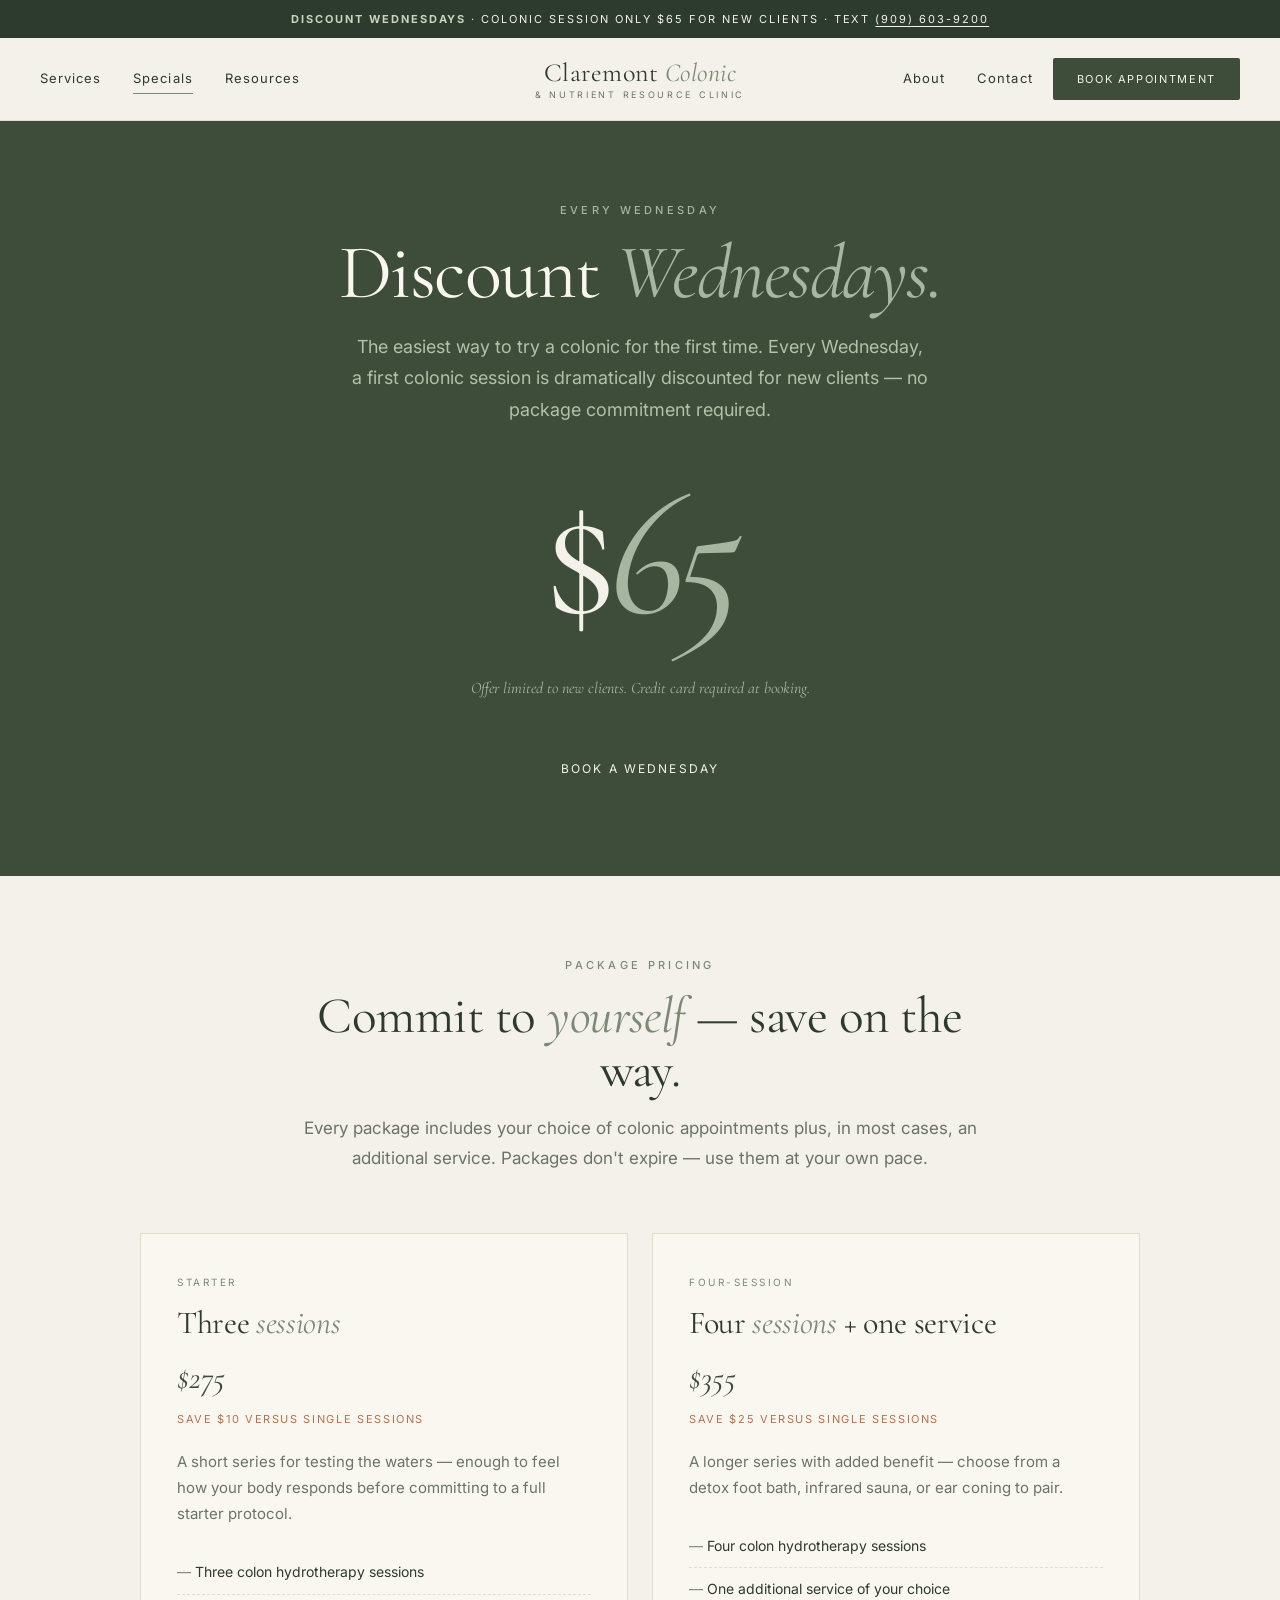
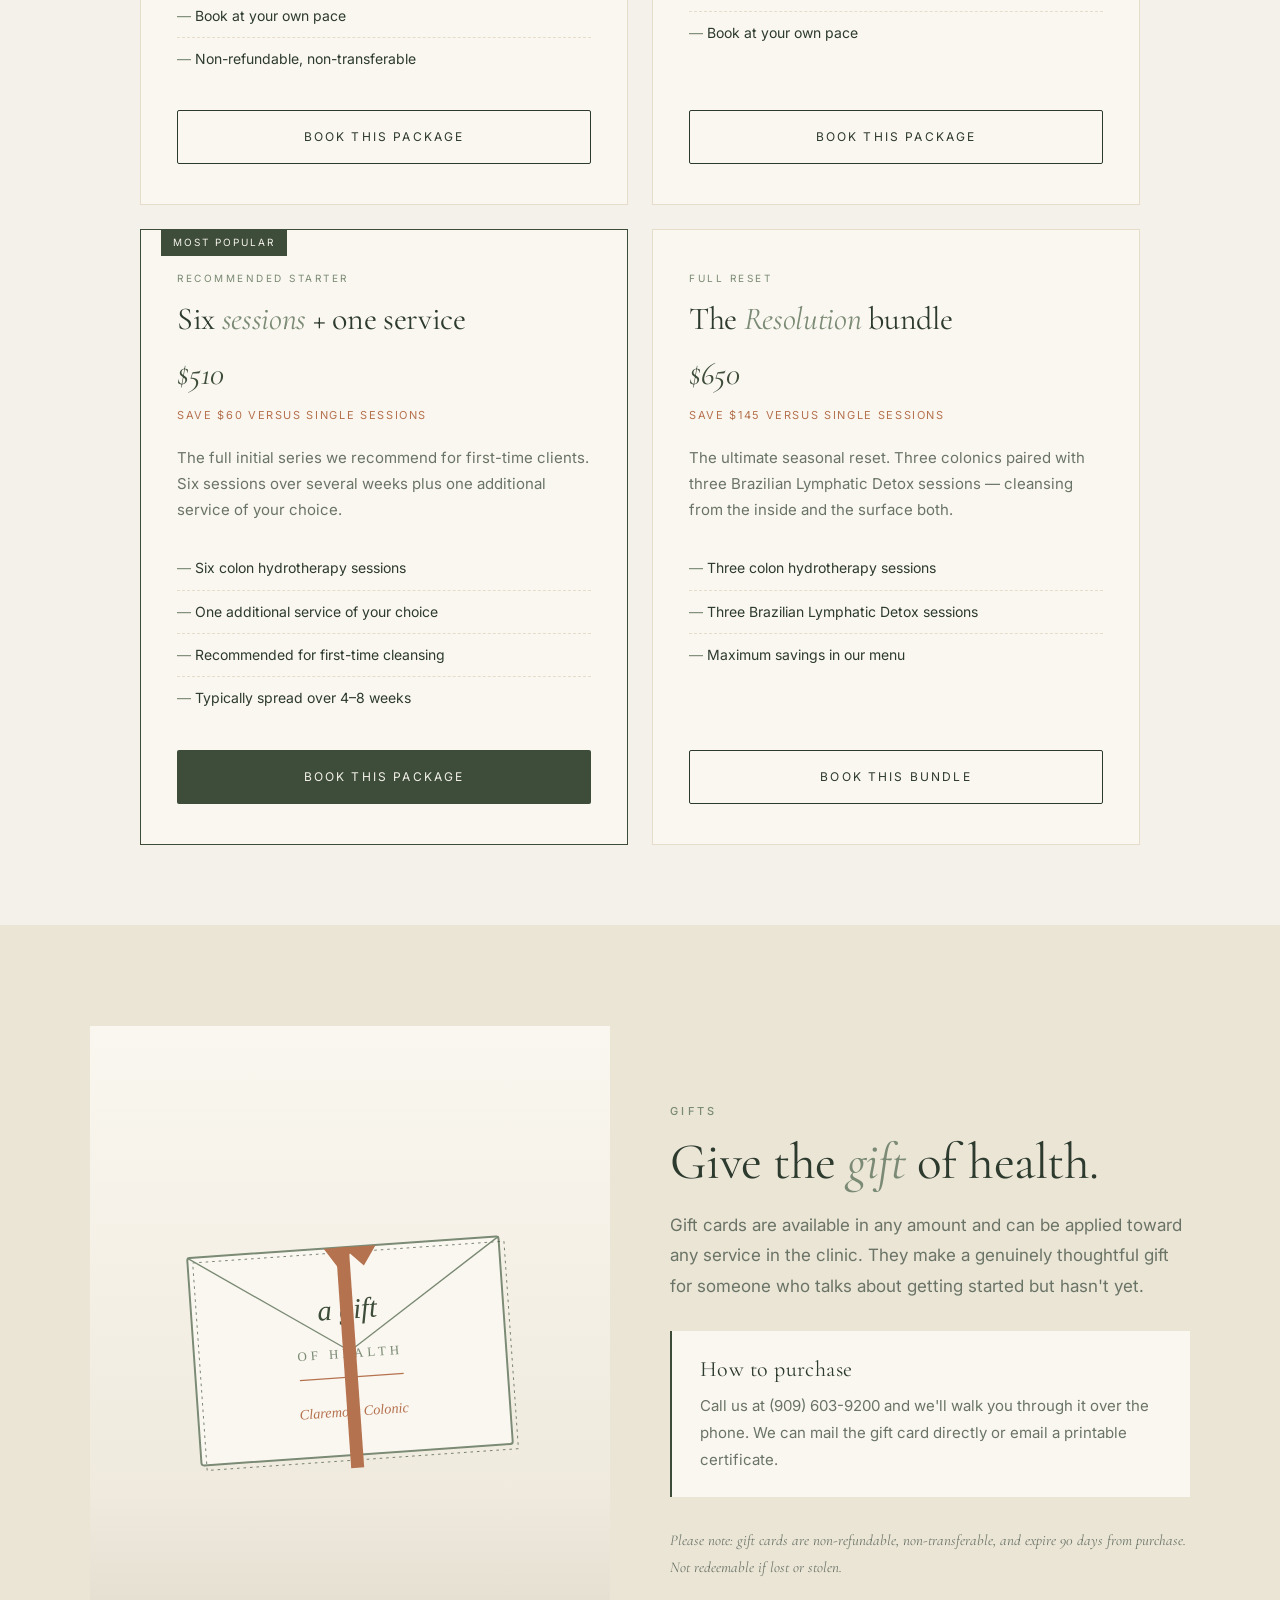
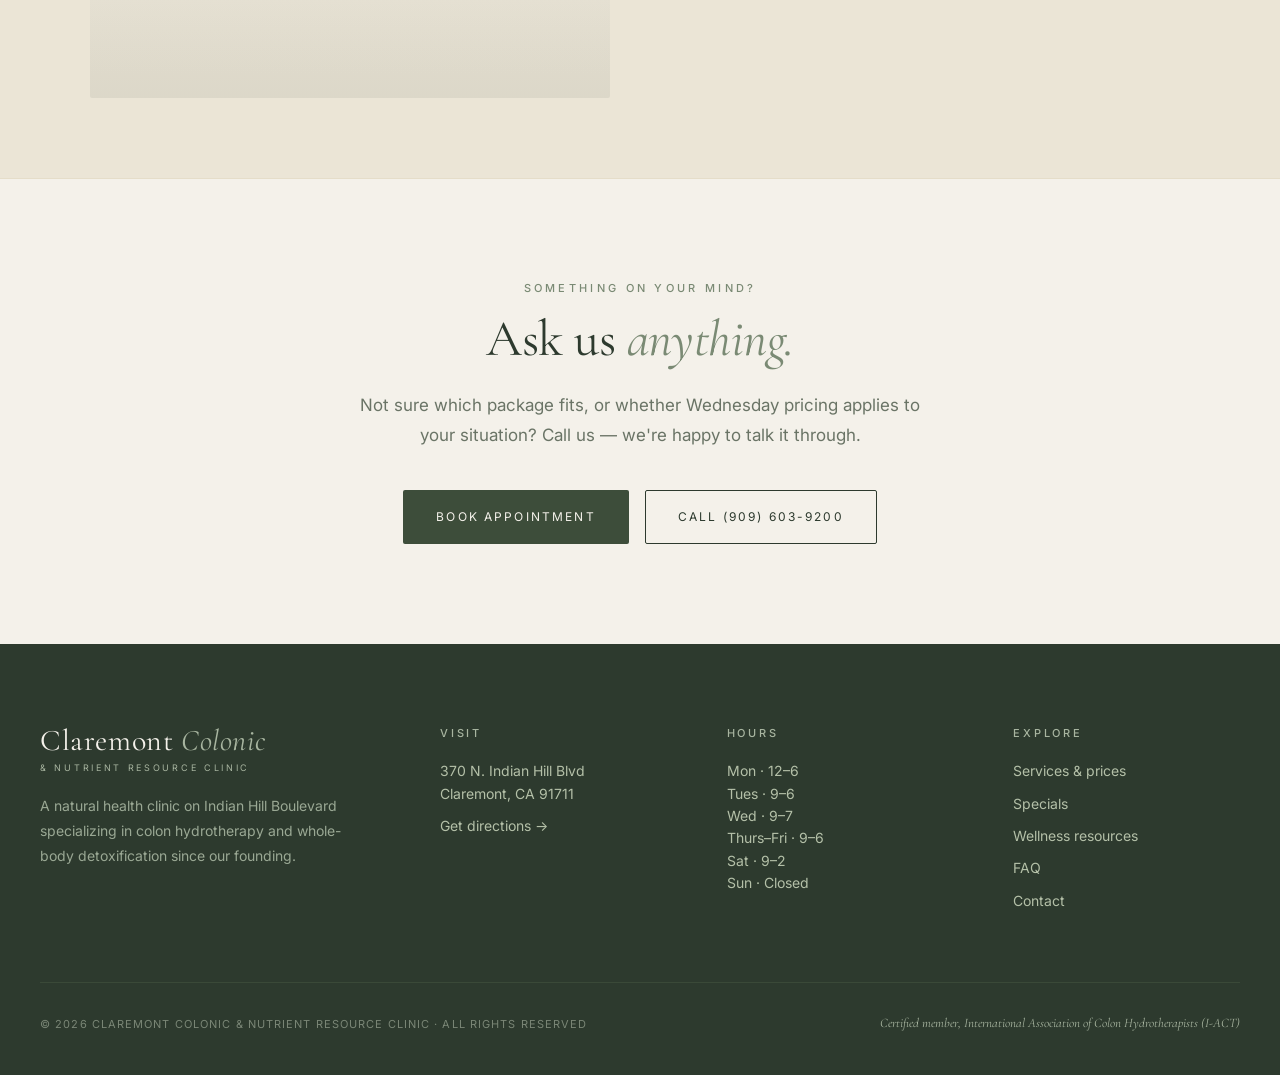
<file: specials.html>
<!DOCTYPE html>
<html lang="en">
<head>
<meta charset="UTF-8">
<meta name="viewport" content="width=device-width, initial-scale=1.0">
<title>Specials & Deals · Claremont Colonic & Nutrient Resource Clinic</title>
<meta name="description" content="Discount Wednesdays ($65), package deals, gift cards, and monthly specials. Save on colon hydrotherapy and detox services in Claremont.">
<link href="https://fonts.googleapis.com/css2?family=Cormorant+Garamond:ital,wght@0,400;0,500;1,400&family=Inter:wght@300;400;500&display=swap" rel="stylesheet">
<link rel="stylesheet" href="shared.css">
<style>
  /* Featured Wednesday hero */
  .wed-hero {
    background: var(--forest);
    color: var(--cream);
    padding: 80px 40px;
    text-align: center;
  }
  .wed-hero .eyebrow { color: var(--sage); }
  .wed-hero h1 {
    color: var(--cream-light);
    margin-bottom: 20px;
  }
  .wed-hero h1 em { font-style: italic; color: var(--sage); }
  .wed-hero .big-price {
    font-family: 'Cormorant Garamond', serif;
    font-size: clamp(80px, 14vw, 180px);
    line-height: 1;
    color: var(--cream);
    margin: 40px 0 30px;
    letter-spacing: -0.04em;
  }
  .wed-hero .big-price em { font-style: italic; color: var(--sage); }
  .wed-hero p {
    color: #b4c0a8;
    max-width: 580px;
    margin: 0 auto 30px;
    font-size: 18px;
    line-height: 1.75;
  }
  .wed-hero .fine {
    color: var(--sage);
    max-width: 420px;
    margin: 0 auto 40px;
    font-size: 13px;
    font-style: italic;
    font-family: 'Cormorant Garamond', serif;
    font-size: 16px;
  }

  /* Packages */
  .packages {
    background: var(--cream);
    padding: 80px 40px;
  }
  .packages-head {
    text-align: center;
    max-width: 680px;
    margin: 0 auto 60px;
  }
  .packages-head h2 em { font-style: italic; color: var(--sage-deep); }
  .packages-head p { margin-top: 16px; color: var(--muted); font-size: 17px; line-height: 1.75; }

  .pkg-grid {
    display: grid;
    grid-template-columns: repeat(2, 1fr);
    gap: 24px;
    max-width: 1000px;
    margin: 0 auto;
  }
  .pkg-card {
    padding: 40px 36px;
    background: var(--cream-light);
    border: 1px solid var(--border-light);
    position: relative;
    display: flex;
    flex-direction: column;
  }
  .pkg-card.featured {
    border: 1px solid var(--forest);
  }
  .pkg-card.featured::before {
    content: 'Most popular';
    position: absolute;
    top: -1px;
    left: 20px;
    background: var(--forest);
    color: var(--cream);
    padding: 5px 12px;
    font-size: 10px;
    letter-spacing: 0.2em;
    text-transform: uppercase;
  }
  .pkg-card .tier {
    font-size: 10px;
    letter-spacing: 0.25em;
    text-transform: uppercase;
    color: var(--sage-deep);
    margin-bottom: 14px;
  }
  .pkg-card h3 {
    font-family: 'Cormorant Garamond', serif;
    font-size: 32px;
    font-weight: 400;
    margin-bottom: 10px;
    line-height: 1.15;
  }
  .pkg-card h3 em { font-style: italic; color: var(--sage-deep); }
  .pkg-card .pkg-price {
    font-family: 'Cormorant Garamond', serif;
    font-style: italic;
    font-size: 32px;
    color: var(--forest);
    margin-bottom: 6px;
  }
  .pkg-card .savings {
    font-size: 11px;
    letter-spacing: 0.15em;
    text-transform: uppercase;
    color: var(--terracotta);
    margin-bottom: 20px;
  }
  .pkg-card p {
    font-size: 15px;
    line-height: 1.75;
    color: var(--muted);
    margin-bottom: 24px;
  }
  .pkg-card ul {
    list-style: none;
    padding: 0;
    margin-bottom: 30px;
  }
  .pkg-card li {
    padding: 10px 0;
    border-bottom: 1px dashed var(--border-light);
    font-size: 14px;
    line-height: 1.6;
    color: var(--ink);
  }
  .pkg-card li:last-child { border-bottom: none; }
  .pkg-card li::before {
    content: '— ';
    color: var(--sage-deep);
  }
  .pkg-card .cta { margin-top: auto; text-align: center; }

  /* Gift cards */
  .gifts {
    background: var(--cream-deep);
    padding: 80px 40px;
  }
  .gifts-grid {
    display: grid;
    grid-template-columns: 1fr 1fr;
    gap: 60px;
    align-items: center;
    max-width: 1100px;
    margin: 0 auto;
  }
  .gifts-img { aspect-ratio: 3/4; border-radius: 2px; }
  .gifts-text .eyebrow { color: var(--sage-deep); }
  .gifts-text h2 em { font-style: italic; color: var(--sage-deep); }
  .gifts-text p {
    font-size: 17px;
    line-height: 1.8;
    color: var(--muted);
    margin: 20px 0;
  }
  .gifts-text .how {
    padding: 24px 28px;
    background: var(--cream-light);
    border-left: 2px solid var(--forest);
    margin: 30px 0;
  }
  .gifts-text .how h4 {
    font-family: 'Cormorant Garamond', serif;
    font-size: 22px;
    font-weight: 400;
    margin-bottom: 8px;
  }
  .gifts-text .how p {
    font-size: 15px;
    margin: 0;
  }

  /* CTA */
  .s-cta { background: var(--cream); text-align: center; padding: 100px 40px; border-top: 1px solid var(--border-light); }
  .s-cta .eyebrow { color: var(--sage-deep); }
  .s-cta h2 em { font-style: italic; color: var(--sage-deep); }
  .s-cta p { color: var(--muted); max-width: 560px; margin: 24px auto 40px; font-size: 17px; line-height: 1.75; }

  @media (max-width: 900px) {
    .pkg-grid { grid-template-columns: 1fr; }
    .gifts-grid { grid-template-columns: 1fr; gap: 40px; }
  }
</style>
</head>
<body data-page="specials">

<div id="site-header"></div>

<!-- WEDNESDAY HERO -->
<section class="wed-hero">
  <div class="eyebrow">Every Wednesday</div>
  <h1>Discount <em>Wednesdays.</em></h1>
  <p>The easiest way to try a colonic for the first time. Every Wednesday, a first colonic session is dramatically discounted for new clients — no package commitment required.</p>
  <div class="big-price">$<em>65</em></div>
  <p class="fine">Offer limited to new clients. Credit card required at booking.</p>
  <a href="#" class="cta cta-primary">Book a Wednesday</a>
</section>

<!-- PACKAGES -->
<section class="packages">
  <div class="packages-head">
    <div class="eyebrow">Package pricing</div>
    <h2>Commit to <em>yourself</em> — save on the way.</h2>
    <p>Every package includes your choice of colonic appointments plus, in most cases, an additional service. Packages don't expire — use them at your own pace.</p>
  </div>

  <div class="pkg-grid">
    <div class="pkg-card">
      <div class="tier">Starter</div>
      <h3>Three <em>sessions</em></h3>
      <div class="pkg-price">$275</div>
      <div class="savings">Save $10 versus single sessions</div>
      <p>A short series for testing the waters — enough to feel how your body responds before committing to a full starter protocol.</p>
      <ul>
        <li>Three colon hydrotherapy sessions</li>
        <li>Book at your own pace</li>
        <li>Non-refundable, non-transferable</li>
      </ul>
      <a href="#" class="cta cta-outline">Book this package</a>
    </div>

    <div class="pkg-card">
      <div class="tier">Four-session</div>
      <h3>Four <em>sessions</em> + one service</h3>
      <div class="pkg-price">$355</div>
      <div class="savings">Save $25 versus single sessions</div>
      <p>A longer series with added benefit — choose from a detox foot bath, infrared sauna, or ear coning to pair.</p>
      <ul>
        <li>Four colon hydrotherapy sessions</li>
        <li>One additional service of your choice</li>
        <li>Book at your own pace</li>
      </ul>
      <a href="#" class="cta cta-outline">Book this package</a>
    </div>

    <div class="pkg-card featured">
      <div class="tier">Recommended starter</div>
      <h3>Six <em>sessions</em> + one service</h3>
      <div class="pkg-price">$510</div>
      <div class="savings">Save $60 versus single sessions</div>
      <p>The full initial series we recommend for first-time clients. Six sessions over several weeks plus one additional service of your choice.</p>
      <ul>
        <li>Six colon hydrotherapy sessions</li>
        <li>One additional service of your choice</li>
        <li>Recommended for first-time cleansing</li>
        <li>Typically spread over 4–8 weeks</li>
      </ul>
      <a href="#" class="cta cta-primary">Book this package</a>
    </div>

    <div class="pkg-card">
      <div class="tier">Full reset</div>
      <h3>The <em>Resolution</em> bundle</h3>
      <div class="pkg-price">$650</div>
      <div class="savings">Save $145 versus single sessions</div>
      <p>The ultimate seasonal reset. Three colonics paired with three Brazilian Lymphatic Detox sessions — cleansing from the inside and the surface both.</p>
      <ul>
        <li>Three colon hydrotherapy sessions</li>
        <li>Three Brazilian Lymphatic Detox sessions</li>
        <li>Maximum savings in our menu</li>
      </ul>
      <a href="#" class="cta cta-outline">Book this bundle</a>
    </div>
  </div>
</section>

<!-- GIFT CARDS -->
<section class="gifts">
  <div class="gifts-grid">
    <div class="gifts-img img-slot giftcard"></div>
    <div class="gifts-text">
      <div class="eyebrow">Gifts</div>
      <h2>Give the <em>gift</em> of health.</h2>
      <p>Gift cards are available in any amount and can be applied toward any service in the clinic. They make a genuinely thoughtful gift for someone who talks about getting started but hasn't yet.</p>
      <div class="how">
        <h4>How to purchase</h4>
        <p>Call us at (909) 603-9200 and we'll walk you through it over the phone. We can mail the gift card directly or email a printable certificate.</p>
      </div>
      <p style="font-size: 13px; color: var(--muted); font-style: italic; font-family: 'Cormorant Garamond', serif; font-size: 15px;">
        Please note: gift cards are non-refundable, non-transferable, and expire 90 days from purchase. Not redeemable if lost or stolen.
      </p>
    </div>
  </div>
</section>

<!-- CTA -->
<section class="s-cta">
  <div class="container-narrow">
    <div class="eyebrow">Something on your mind?</div>
    <h2>Ask us <em>anything.</em></h2>
    <p>Not sure which package fits, or whether Wednesday pricing applies to your situation? Call us — we're happy to talk it through.</p>
    <div style="display: flex; gap: 16px; justify-content: center; flex-wrap: wrap;">
      <a href="#" class="cta cta-primary">Book Appointment</a>
      <a href="tel:9096039200" class="cta cta-outline">Call (909) 603-9200</a>
    </div>
  </div>
</section>

<div id="site-footer"></div>
<script src="shared.js"></script>
</body>
</html>
</file>
<file: shared.css>
/* ==========================================================================
   CLAREMONT COLONIC & NUTRIENT RESOURCE CLINIC — shared styles
   ========================================================================== */

* { margin: 0; padding: 0; box-sizing: border-box; }
html { scroll-behavior: smooth; }
body {
  font-family: 'Inter', -apple-system, sans-serif;
  background: #f4f1ea;
  color: #2d3a2e;
  line-height: 1.65;
  font-size: 16px;
  -webkit-font-smoothing: antialiased;
}

/* Palette */
:root {
  --cream: #f4f1ea;
  --cream-light: #faf7f0;
  --cream-deep: #ebe5d6;
  --sage: #a8b5a0;
  --sage-deep: #7a8a74;
  --forest: #3d4d3a;
  --forest-dark: #2d3a2e;
  --terracotta: #b5724f;
  --ink: #2d3a2e;
  --muted: #6a7466;
  --border: #d8d1bf;
  --border-light: #e5ddc9;
}

/* Typography */
h1, h2, h3, h4 {
  font-family: 'Cormorant Garamond', serif;
  font-weight: 400;
  letter-spacing: -0.01em;
  color: var(--forest-dark);
}
h1 { font-size: clamp(44px, 6vw, 84px); line-height: 0.98; letter-spacing: -0.02em; }
h2 { font-size: clamp(32px, 4vw, 52px); line-height: 1.05; }
h3 { font-size: clamp(22px, 2.5vw, 30px); line-height: 1.2; }
h4 { font-size: 18px; line-height: 1.3; font-family: 'Inter', sans-serif; font-weight: 500; letter-spacing: 0.02em; }
p { color: #4a5448; }
em { font-style: italic; }

/* Top bar */
.top-bar {
  background: var(--forest-dark);
  color: var(--cream);
  padding: 10px 24px;
  text-align: center;
  font-size: 11px;
  letter-spacing: 0.18em;
  text-transform: uppercase;
}
.top-bar a { color: var(--cream); text-decoration: underline; text-decoration-thickness: 0.5px; text-underline-offset: 3px; }
.top-bar strong { color: #c9d4b8; }

/* Header / Nav */
.header {
  background: var(--cream);
  border-bottom: 1px solid var(--border-light);
  position: sticky;
  top: 0;
  z-index: 100;
  backdrop-filter: blur(8px);
  background: rgba(244, 241, 234, 0.95);
}
.nav {
  display: grid;
  grid-template-columns: 1fr auto 1fr;
  align-items: center;
  padding: 20px 40px;
  max-width: 1400px;
  margin: 0 auto;
}
.nav-links {
  display: flex;
  gap: 32px;
  font-size: 13px;
  letter-spacing: 0.08em;
  color: var(--ink);
}
.nav-links a {
  text-decoration: none;
  color: var(--ink);
  padding: 4px 0;
  border-bottom: 1px solid transparent;
  transition: border-color 0.2s;
}
.nav-links a:hover, .nav-links a.active { border-bottom-color: var(--sage-deep); }
.logo {
  text-align: center;
  font-family: 'Cormorant Garamond', serif;
  font-size: 26px;
  letter-spacing: 0.02em;
  color: var(--forest-dark);
  text-decoration: none;
  line-height: 1;
}
.logo em {
  font-style: italic;
  color: var(--sage-deep);
}
.logo .sub {
  display: block;
  font-family: 'Inter', sans-serif;
  font-size: 9px;
  letter-spacing: 0.3em;
  color: var(--muted);
  margin-top: 4px;
  text-transform: uppercase;
}
.nav-right {
  display: flex;
  justify-content: flex-end;
  align-items: center;
  gap: 20px;
}
.cta-small {
  background: var(--forest);
  color: var(--cream);
  padding: 12px 24px;
  font-size: 11px;
  letter-spacing: 0.15em;
  text-transform: uppercase;
  text-decoration: none;
  border-radius: 2px;
  transition: background 0.2s;
}
.cta-small:hover { background: var(--terracotta); }
.mobile-menu-btn { display: none; }

/* Sections */
section { padding: 100px 40px; }
.container { max-width: 1200px; margin: 0 auto; }
.container-narrow { max-width: 820px; margin: 0 auto; }
.container-wide { max-width: 1400px; margin: 0 auto; }

/* Eyebrow label */
.eyebrow {
  font-size: 11px;
  letter-spacing: 0.3em;
  text-transform: uppercase;
  color: var(--sage-deep);
  margin-bottom: 16px;
  font-weight: 500;
}

/* CTAs */
.cta {
  display: inline-block;
  padding: 16px 32px;
  font-size: 12px;
  letter-spacing: 0.18em;
  text-transform: uppercase;
  text-decoration: none;
  border-radius: 2px;
  transition: all 0.2s;
  border: 1px solid transparent;
  cursor: pointer;
  font-family: inherit;
}
.cta-primary {
  background: var(--forest);
  color: var(--cream);
}
.cta-primary:hover { background: var(--terracotta); }
.cta-dark {
  background: var(--ink);
  color: var(--cream);
}
.cta-dark:hover { background: var(--forest); }
.cta-ghost {
  color: var(--ink);
  border-bottom: 1px solid var(--ink);
  padding: 4px 0;
  border-radius: 0;
  font-size: 12px;
}
.cta-ghost:hover { color: var(--sage-deep); border-color: var(--sage-deep); }
.cta-outline {
  background: transparent;
  color: var(--ink);
  border: 1px solid var(--ink);
}
.cta-outline:hover { background: var(--ink); color: var(--cream); }

/* Footer */
footer {
  background: var(--forest-dark);
  color: #b4c0a8;
  padding: 80px 40px 40px;
}
.foot-grid {
  display: grid;
  grid-template-columns: 1.5fr 1fr 1fr 1fr;
  gap: 60px;
  max-width: 1200px;
  margin: 0 auto 60px;
}
.foot-brand .logo-wrap {
  color: var(--cream);
  font-family: 'Cormorant Garamond', serif;
  font-size: 30px;
  margin-bottom: 20px;
  letter-spacing: 0.02em;
  line-height: 1.1;
}
.foot-brand .logo-wrap em { font-style: italic; color: var(--sage); }
.foot-brand .logo-wrap .sub {
  display: block;
  font-family: 'Inter', sans-serif;
  font-size: 9px;
  letter-spacing: 0.3em;
  color: var(--sage);
  margin-top: 6px;
  text-transform: uppercase;
}
.foot-brand p { color: #9aa894; font-size: 14px; line-height: 1.8; max-width: 320px; }
.foot-col h5 {
  font-family: 'Inter', sans-serif;
  font-size: 11px;
  letter-spacing: 0.25em;
  text-transform: uppercase;
  color: var(--sage);
  margin-bottom: 18px;
  font-weight: 500;
}
.foot-col a, .foot-col p { display: block; color: #b4c0a8; text-decoration: none; font-size: 14px; margin-bottom: 10px; line-height: 1.6; }
.foot-col a:hover { color: var(--cream); }
.foot-bottom {
  border-top: 1px solid #3a4938;
  padding-top: 30px;
  max-width: 1200px;
  margin: 0 auto;
  display: flex;
  justify-content: space-between;
  align-items: center;
  font-size: 11px;
  letter-spacing: 0.1em;
  color: #7a8676;
  text-transform: uppercase;
}
.foot-iact {
  font-family: 'Cormorant Garamond', serif;
  font-style: italic;
  font-size: 13px;
  color: var(--sage);
  letter-spacing: 0;
  text-transform: none;
}
.foot-social { display: flex; gap: 20px; }
.foot-social a { color: #b4c0a8; text-decoration: none; font-size: 11px; letter-spacing: 0.15em; }
.foot-social a:hover { color: var(--cream); }

/* Page header */
.page-header {
  padding: 80px 40px 60px;
  text-align: center;
  background: var(--cream-light);
  border-bottom: 1px solid var(--border-light);
}
.page-header h1 { font-size: clamp(40px, 5vw, 72px); max-width: 820px; margin: 0 auto 20px; }
.page-header h1 em { font-style: italic; color: var(--sage-deep); }
.page-header p { max-width: 620px; margin: 0 auto; color: var(--muted); font-size: 17px; line-height: 1.7; }

/* Illustration slots — inline SVG, zero external dependencies
   Each illustration is a custom piece of editorial art that matches
   the sage/cream palette. No photos, no broken images, no hotlinking. */
.img-slot {
  position: relative;
  overflow: hidden;
  background-size: cover;
  background-position: center;
  background-repeat: no-repeat;
  background-color: var(--cream-deep);
}
.img-slot::before {
  content: '';
  position: absolute;
  inset: 0;
  background: linear-gradient(180deg, rgba(45,58,46,0) 70%, rgba(45,58,46,0.08));
  pointer-events: none;
  z-index: 1;
}

/* 1. BUILDING — original photo hotlinked from claremontcoloniccenter.com */
.img-slot.building {
  background-color: #ebe5d6;
  background-image: url('https://claremontcoloniccenter.com/wp-content/uploads/buldg-1.jpg');
}

/* 2. GIFT CARD — elegant envelope with ribbon  */
.img-slot.giftcard {
  background-color: #ebe5d6;
  background-image: url("data:image/svg+xml;utf8,<svg xmlns='http://www.w3.org/2000/svg' viewBox='0 0 400 500' preserveAspectRatio='xMidYMid slice'><defs><linearGradient id='bg2' x1='0' y1='0' x2='0' y2='1'><stop offset='0' stop-color='%23faf7f0'/><stop offset='1' stop-color='%23ebe5d6'/></linearGradient></defs><rect width='400' height='500' fill='url(%23bg2)'/><g transform='translate(200 250) rotate(-4)'><rect x='-120' y='-80' width='240' height='160' fill='%23faf7f0' stroke='%237a8a74' stroke-width='1.5' rx='2'/><rect x='-120' y='-80' width='240' height='160' fill='none' stroke='%233d4d3a' stroke-width='0.5' stroke-dasharray='2 3' transform='translate(4 4)'/><line x1='-120' y1='-80' x2='0' y2='0' stroke='%237a8a74' stroke-width='1'/><line x1='120' y1='-80' x2='0' y2='0' stroke='%237a8a74' stroke-width='1'/><text x='0' y='-25' text-anchor='middle' font-family='serif' font-style='italic' font-size='22' fill='%233d4d3a'>a gift</text><text x='0' y='5' text-anchor='middle' font-family='serif' font-size='10' letter-spacing='3' fill='%237a8a74'>OF HEALTH</text><line x1='-40' y1='20' x2='40' y2='20' stroke='%23b5724f' stroke-width='1'/><text x='0' y='50' text-anchor='middle' font-family='serif' font-style='italic' font-size='11' fill='%23b5724f'>Claremont Colonic</text></g><rect x='195' y='170' width='10' height='170' fill='%23b5724f' transform='rotate(-4 200 255)'/><path d='M 180 170 L 220 170 L 210 185 L 200 175 L 190 185 Z' fill='%23b5724f' transform='rotate(-4 200 175)'/></svg>");
  background-size: contain;
  background-repeat: no-repeat;
  background-position: center;
}

/* 3. WELLNESS PORTRAIT — abstract curves suggesting water, rest  */
.img-slot.soft-portrait {
  background-color: #c9d4b8;
  background-image: url("data:image/svg+xml;utf8,<svg xmlns='http://www.w3.org/2000/svg' viewBox='0 0 400 500' preserveAspectRatio='xMidYMid slice'><defs><linearGradient id='sg' x1='0' y1='0' x2='0' y2='1'><stop offset='0' stop-color='%23ebe5d6'/><stop offset='0.5' stop-color='%23c9d4b8'/><stop offset='1' stop-color='%237a8a74'/></linearGradient></defs><rect width='400' height='500' fill='url(%23sg)'/><g opacity='0.55'><ellipse cx='200' cy='180' rx='130' ry='30' fill='none' stroke='%23faf7f0' stroke-width='1'/><ellipse cx='200' cy='220' rx='160' ry='36' fill='none' stroke='%23faf7f0' stroke-width='1'/><ellipse cx='200' cy='270' rx='180' ry='42' fill='none' stroke='%23faf7f0' stroke-width='1'/><ellipse cx='200' cy='330' rx='195' ry='48' fill='none' stroke='%23faf7f0' stroke-width='1'/><ellipse cx='200' cy='400' rx='205' ry='55' fill='none' stroke='%23faf7f0' stroke-width='1'/></g><g transform='translate(200 150)'><circle cx='0' cy='0' r='60' fill='%23faf7f0' opacity='0.25'/><circle cx='0' cy='0' r='30' fill='%23faf7f0' opacity='0.4'/></g></svg>");
}

/* 4. CLEAN LINEN — soft botanical / eucalyptus branches composition
   Used for "what to expect" section — conveys calm, treatment space */
.img-slot.clean-linen {
  background-color: #faf7f0;
  background-image: url("data:image/svg+xml;utf8,<svg xmlns='http://www.w3.org/2000/svg' viewBox='0 0 400 500' preserveAspectRatio='xMidYMid slice'><defs><linearGradient id='lg' x1='0' y1='0' x2='0' y2='1'><stop offset='0' stop-color='%23faf7f0'/><stop offset='1' stop-color='%23ebe5d6'/></linearGradient></defs><rect width='400' height='500' fill='url(%23lg)'/><g transform='translate(80 70)' opacity='0.85'><path d='M 0 0 Q 40 80 90 160 Q 130 240 160 340' stroke='%237a8a74' stroke-width='1.5' fill='none'/><g fill='%237a8a74'><ellipse cx='20' cy='30' rx='9' ry='16' transform='rotate(-30 20 30)'/><ellipse cx='40' cy='65' rx='10' ry='18' transform='rotate(20 40 65)'/><ellipse cx='62' cy='100' rx='10' ry='18' transform='rotate(-40 62 100)'/><ellipse cx='85' cy='145' rx='11' ry='19' transform='rotate(15 85 145)'/><ellipse cx='105' cy='185' rx='11' ry='19' transform='rotate(-35 105 185)'/><ellipse cx='125' cy='225' rx='11' ry='20' transform='rotate(20 125 225)'/><ellipse cx='140' cy='265' rx='11' ry='20' transform='rotate(-30 140 265)'/><ellipse cx='155' cy='305' rx='10' ry='18' transform='rotate(15 155 305)'/><ellipse cx='165' cy='340' rx='10' ry='17' transform='rotate(-25 165 340)'/></g></g><g transform='translate(310 110)' opacity='0.6'><path d='M 0 0 Q -30 60 -70 130 Q -100 200 -120 280' stroke='%23a8b5a0' stroke-width='1.5' fill='none'/><g fill='%23a8b5a0'><ellipse cx='-15' cy='30' rx='8' ry='14' transform='rotate(35 -15 30)'/><ellipse cx='-32' cy='60' rx='9' ry='16' transform='rotate(-20 -32 60)'/><ellipse cx='-50' cy='95' rx='9' ry='16' transform='rotate(40 -50 95)'/><ellipse cx='-68' cy='130' rx='9' ry='16' transform='rotate(-25 -68 130)'/><ellipse cx='-85' cy='170' rx='9' ry='17' transform='rotate(35 -85 170)'/><ellipse cx='-100' cy='210' rx='9' ry='17' transform='rotate(-20 -100 210)'/><ellipse cx='-113' cy='250' rx='9' ry='16' transform='rotate(30 -113 250)'/></g></g><g transform='translate(200 400)'><ellipse cx='0' cy='0' rx='85' ry='14' fill='%23d4c9a8' opacity='0.8'/><ellipse cx='0' cy='-3' rx='75' ry='10' fill='%23e5ddc9'/><rect x='-22' y='-40' width='44' height='37' fill='%23faf7f0' stroke='%237a8a74' stroke-width='1'/><path d='M -22 -40 Q 0 -60 22 -40' fill='none' stroke='%237a8a74' stroke-width='1'/></g></svg>");
}

/* 5. HERB GARDEN — for dark blocks, deep green with organic pattern  */
.img-slot.herb-garden {
  background-color: #3d4d3a;
  background-image: url("data:image/svg+xml;utf8,<svg xmlns='http://www.w3.org/2000/svg' viewBox='0 0 400 500' preserveAspectRatio='xMidYMid slice'><defs><linearGradient id='dk' x1='0' y1='0' x2='0' y2='1'><stop offset='0' stop-color='%233d4d3a'/><stop offset='1' stop-color='%232d3a2e'/></linearGradient></defs><rect width='400' height='500' fill='url(%23dk)'/><g stroke='%237a8a74' fill='none' stroke-width='1' opacity='0.4'><path d='M 50 450 Q 70 350 60 220 Q 55 100 80 30'/><path d='M 60 220 Q 90 200 120 180'/><path d='M 60 180 Q 30 150 20 120'/><path d='M 65 130 Q 100 110 140 100'/><path d='M 150 450 Q 170 340 160 200 Q 155 80 180 20'/><path d='M 160 250 Q 190 220 220 200'/><path d='M 160 180 Q 125 145 110 120'/><path d='M 250 450 Q 270 360 260 230 Q 255 110 280 40'/><path d='M 260 250 Q 290 220 320 200'/><path d='M 260 200 Q 225 165 210 140'/><path d='M 350 450 Q 370 350 360 220 Q 355 100 380 30'/><path d='M 360 230 Q 380 200 395 180'/></g><g fill='%237a8a74' opacity='0.3'><circle cx='60' cy='100' r='6'/><circle cx='80' cy='30' r='5'/><circle cx='160' cy='80' r='5'/><circle cx='180' cy='20' r='6'/><circle cx='260' cy='110' r='5'/><circle cx='280' cy='40' r='6'/><circle cx='360' cy='100' r='5'/><circle cx='380' cy='30' r='6'/><circle cx='120' cy='180' r='4'/><circle cx='220' cy='200' r='4'/><circle cx='320' cy='200' r='4'/></g></svg>");
}

/* 6. WARM CREAM — abstract soft composition for supplementary images */
.img-slot.warm-cream {
  background-color: #ebe5d6;
  background-image: url("data:image/svg+xml;utf8,<svg xmlns='http://www.w3.org/2000/svg' viewBox='0 0 400 500' preserveAspectRatio='xMidYMid slice'><defs><linearGradient id='wc' x1='0' y1='0' x2='1' y2='1'><stop offset='0' stop-color='%23faf7f0'/><stop offset='1' stop-color='%23d4c9a8'/></linearGradient></defs><rect width='400' height='500' fill='url(%23wc)'/><circle cx='140' cy='180' r='90' fill='%23ebe5d6' opacity='0.6'/><circle cx='270' cy='320' r='120' fill='%23c9d4b8' opacity='0.4'/><circle cx='200' cy='250' r='60' fill='%23faf7f0' opacity='0.7'/><g opacity='0.3' stroke='%237a8a74' fill='none' stroke-width='1'><circle cx='200' cy='250' r='110'/><circle cx='200' cy='250' r='140'/><circle cx='200' cy='250' r='170'/></g></svg>");
}

/* 7. EARCANDLE — flame/cone motif (service-specific) */
.img-slot.earcandle {
  background-color: #ebe5d6;
  background-image: url("data:image/svg+xml;utf8,<svg xmlns='http://www.w3.org/2000/svg' viewBox='0 0 400 500' preserveAspectRatio='xMidYMid slice'><rect width='400' height='500' fill='%23ebe5d6'/><g transform='translate(200 280)'><path d='M -25 80 L 25 80 L 10 -60 L -10 -60 Z' fill='%23faf7f0' stroke='%237a8a74' stroke-width='1.5'/><path d='M -10 -60 Q 0 -80 10 -60' fill='%23b5724f' opacity='0.7'/><path d='M 0 -65 Q -5 -100 0 -130 Q 5 -100 0 -65' fill='%23b5724f' opacity='0.5'/></g></svg>");
}

/* 8. FOOTBATH — water ripples motif */
.img-slot.footbath {
  background-color: #c9d4b8;
  background-image: url("data:image/svg+xml;utf8,<svg xmlns='http://www.w3.org/2000/svg' viewBox='0 0 400 500' preserveAspectRatio='xMidYMid slice'><defs><linearGradient id='fb' x1='0' y1='0' x2='0' y2='1'><stop offset='0' stop-color='%23ebe5d6'/><stop offset='1' stop-color='%23a8b5a0'/></linearGradient></defs><rect width='400' height='500' fill='url(%23fb)'/><g transform='translate(200 280)' opacity='0.6' stroke='%23faf7f0' fill='none' stroke-width='1.5'><circle cx='0' cy='0' r='30'/><circle cx='0' cy='0' r='60'/><circle cx='0' cy='0' r='95'/><circle cx='0' cy='0' r='135'/><circle cx='0' cy='0' r='180'/></g></svg>");
}
.img-slot.footbath-alt {
  background-color: #a8b5a0;
  background-image: url("data:image/svg+xml;utf8,<svg xmlns='http://www.w3.org/2000/svg' viewBox='0 0 400 500' preserveAspectRatio='xMidYMid slice'><rect width='400' height='500' fill='%23a8b5a0'/><g stroke='%23faf7f0' fill='none' stroke-width='1' opacity='0.4'><path d='M 0 100 Q 100 80 200 100 T 400 100'/><path d='M 0 150 Q 100 130 200 150 T 400 150'/><path d='M 0 200 Q 100 180 200 200 T 400 200'/><path d='M 0 250 Q 100 230 200 250 T 400 250'/><path d='M 0 300 Q 100 280 200 300 T 400 300'/><path d='M 0 350 Q 100 330 200 350 T 400 350'/><path d='M 0 400 Q 100 380 200 400 T 400 400'/></g></svg>");
}

/* Mobile drawer */
.mobile-drawer {
  position: fixed;
  inset: 0;
  z-index: 200;
  pointer-events: none;
  visibility: hidden;
}
.mobile-drawer.is-open {
  pointer-events: auto;
  visibility: visible;
}
.mobile-drawer-scrim {
  position: absolute;
  inset: 0;
  background: rgba(45, 58, 46, 0);
  transition: background 0.3s ease;
}
.mobile-drawer.is-open .mobile-drawer-scrim {
  background: rgba(45, 58, 46, 0.5);
}
.mobile-drawer-inner {
  position: absolute;
  top: 0;
  right: 0;
  bottom: 0;
  width: min(88vw, 400px);
  background: var(--cream);
  display: flex;
  flex-direction: column;
  transform: translateX(100%);
  transition: transform 0.3s cubic-bezier(0.16, 1, 0.3, 1);
  box-shadow: -8px 0 32px rgba(45, 58, 46, 0.18);
}
.mobile-drawer.is-open .mobile-drawer-inner {
  transform: translateX(0);
}
.mobile-drawer-head {
  display: flex;
  justify-content: space-between;
  align-items: center;
  padding: 22px 28px;
  border-bottom: 1px solid var(--border-light);
}
.mobile-drawer-head .logo {
  font-family: 'Cormorant Garamond', serif;
  font-size: 22px;
  color: var(--forest-dark);
}
.mobile-drawer-head .logo em { font-style: italic; color: var(--sage-deep); }
.mobile-drawer-head .logo .sub {
  display: block;
  font-family: 'Inter', sans-serif;
  font-size: 9px;
  letter-spacing: 0.3em;
  color: var(--muted);
  margin-top: 3px;
  text-transform: uppercase;
}
.mobile-close-btn {
  font-size: 12px;
  letter-spacing: 0.15em;
  text-transform: uppercase;
  background: none;
  border: none;
  cursor: pointer;
  color: var(--ink);
  padding: 8px 4px;
}
.mobile-drawer-links {
  display: flex;
  flex-direction: column;
  padding: 20px 28px;
  flex: 1;
  overflow-y: auto;
}
.mobile-drawer-links a {
  padding: 16px 0;
  font-family: 'Cormorant Garamond', serif;
  font-size: 26px;
  color: var(--ink);
  text-decoration: none;
  border-bottom: 1px solid var(--border-light);
}
.mobile-drawer-links a:last-child { border-bottom: none; }
.mobile-drawer-links a.active { color: var(--sage-deep); font-style: italic; }
.mobile-drawer-links a:hover { color: var(--sage-deep); }
.mobile-drawer-foot {
  padding: 24px 28px 32px;
  border-top: 1px solid var(--border-light);
}
.mobile-drawer-foot .cta {
  display: block;
  text-align: center;
  width: 100%;
  margin-bottom: 20px;
}
.mobile-drawer-contact {
  font-size: 14px;
  color: var(--muted);
  line-height: 1.7;
  text-align: center;
}
.mobile-drawer-contact a {
  color: var(--ink);
  text-decoration: none;
  border-bottom: 1px solid var(--border);
}
.mobile-drawer-contact a:hover { color: var(--sage-deep); border-color: var(--sage-deep); }

/* Responsive */
@media (max-width: 900px) {
  .nav { grid-template-columns: 1fr 1fr; padding: 16px 24px; }
  .nav-links { display: none; }
  .nav-right .cta-small { display: none; }
  .mobile-menu-btn {
    display: flex;
    font-size: 12px;
    letter-spacing: 0.15em;
    text-transform: uppercase;
    background: none;
    border: none;
    cursor: pointer;
    color: var(--ink);
    padding: 8px 4px;
  }
  section { padding: 60px 24px; }
  .page-header { padding: 60px 24px 40px; }
  .foot-grid { grid-template-columns: 1fr 1fr; gap: 40px; }
  .foot-bottom { flex-direction: column; gap: 16px; text-align: center; }
}
</file>
